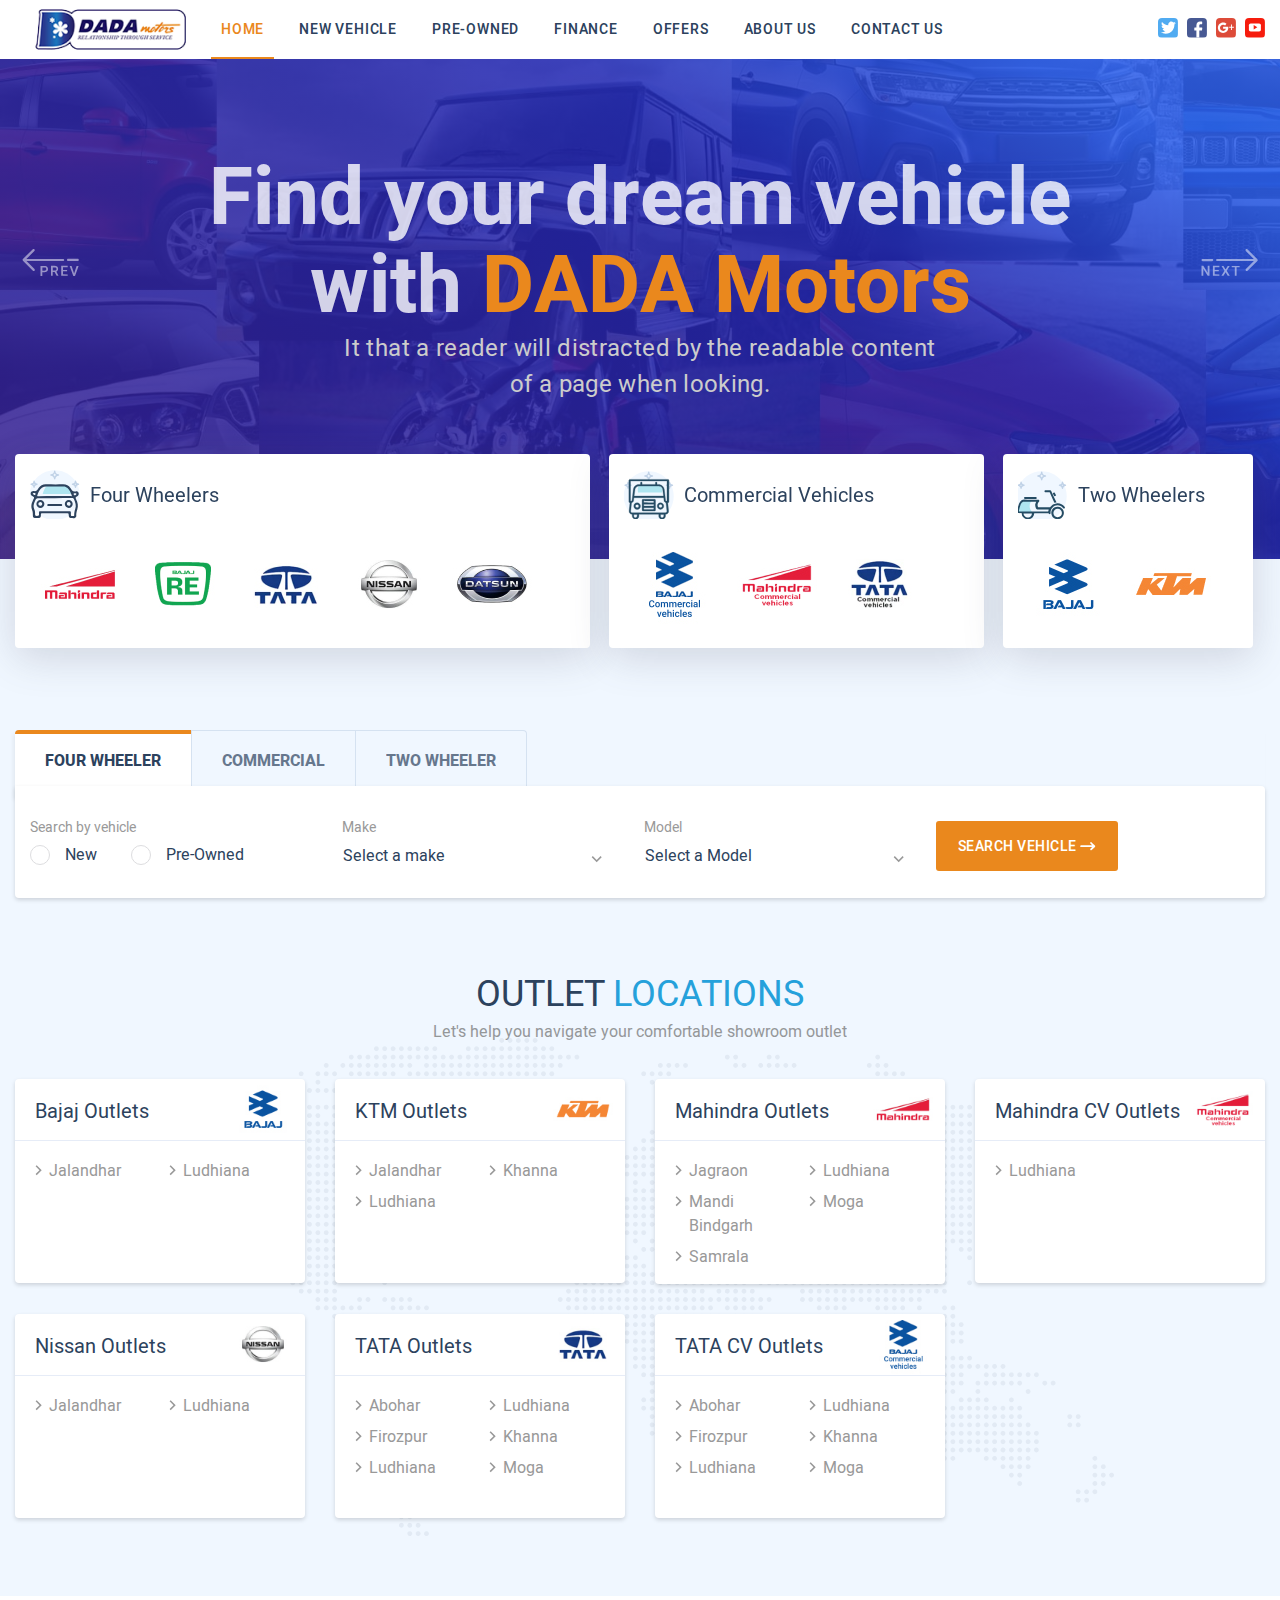
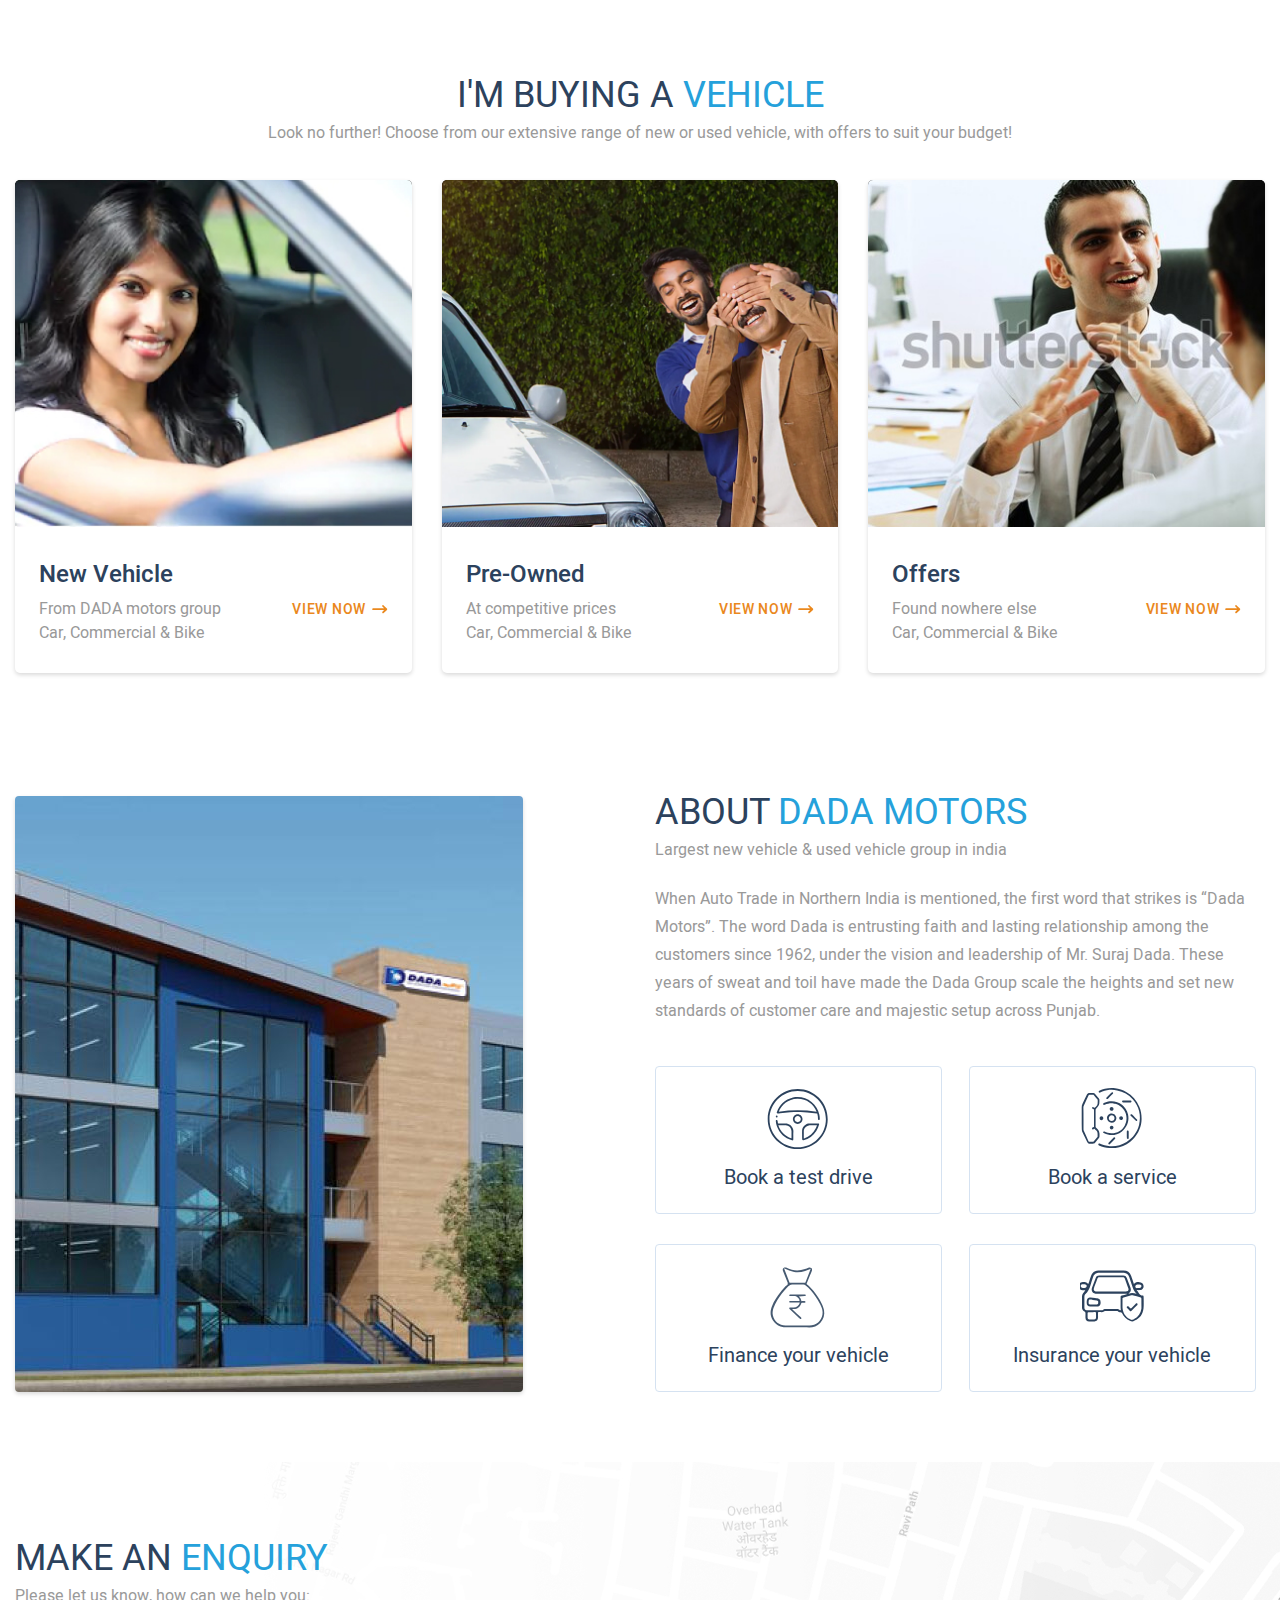
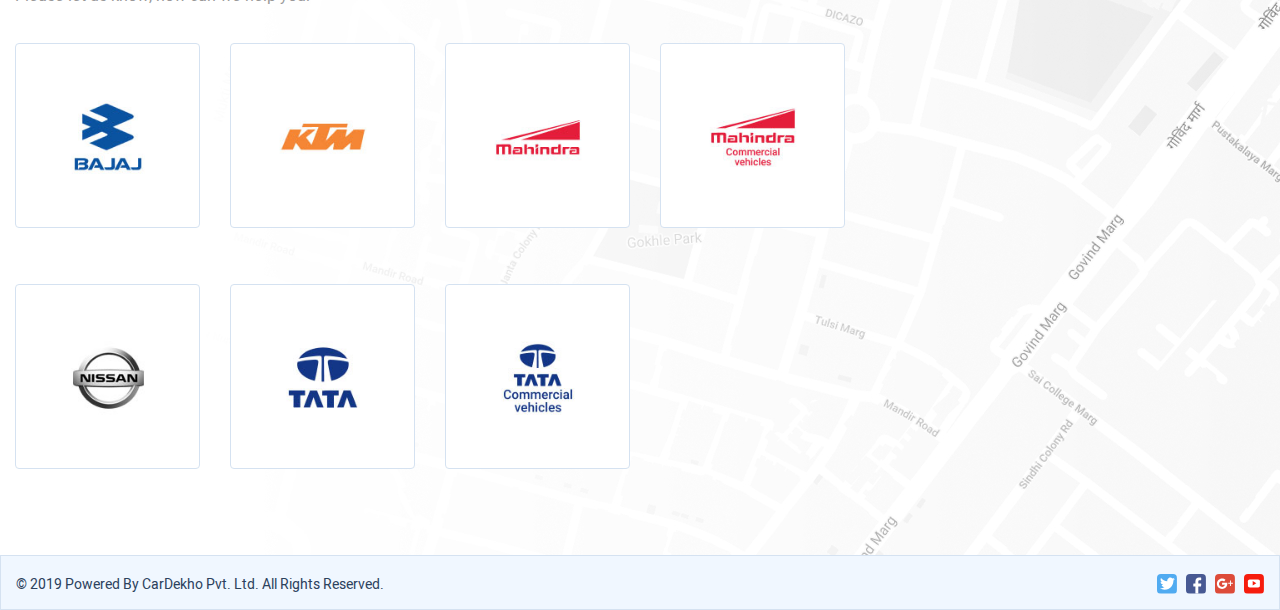
<file: index.html>
<!DOCTYPE html>
<html lang="en" >
<head>
<meta charset="utf-8">
<meta name="keywords" content="Dada Motors">
<meta name="description" content="Dada Motors">
<title>Dada Motors</title>
<meta name="viewport" content="width=device-width, initial-scale=1"> 
<link rel="shortcut icon" href="images/favicon.webp">

<link rel="stylesheet" type="text/css" href="css/owl.carousel.css">
<link rel="stylesheet" type="text/css" href="css/styles.css">
</head>
<body class="home">
<main class="mainWrapper">
<header class="header">
  <div class="gsc_container">
    <div class="headerRow">
      <div class="logoCol">
        <div class="logo">
          <button class="mobileBtn">
            <span></span>
            <span></span>
            <span></span>
          </button>
          <a title="Dada motors" href="index.html">
            <img src="images/logo.png" alt="Dada Motors">
          </a>
        </div> 
      </div>
      <div class="navCol">
        <div class="mainNav">
            <div class="overLay"></div>
            <nav class="navigation">
              <a title="Dada motors" class="mobileNavLogo" href="index.html"><img src="images/logo.png" alt="Dada Motors"></a>
              <ul>
                <li class="active"><a href="index.html" title="Home">Home</a></li>
                <li><a href="new-vehicle.html" title="New vehicle">New Vehicle</a></li>
                <li><a href="pre-owned.html" title="Pre-owned ">Pre-Owned </a></li>
                <li><a href="finance-vehicle.html" title="Finance">Finance</a></li>
                <li><a href="offers.html" title="Offers">Offers</a></li>
                <li><a href="about-us.html" title="About us">About Us</a></li>
                <li><a href="contact-us.html" title="Contact us">Contact Us</a></li>
              </ul>
              <ul class="socialIcons mobileNavSocial">
                <li><a title="Twitter" class="twitter" href="https://twitter.com/"></a></li>
                <li><a title="Facebook" class="facebook" href="https://www.facebook.com/"></a></li>
                <li><a title="Google" class="google" href="https://plus.google.com/u/0/discover"></a></li>
                <li><a title="YouTube" class="youtube" href="https://www.youtube.com/"></a></li>
              </ul>
            </nav>
          </div>
      </div>
      <div class="socialCol">
        <ul class="socialIcons">
           <li><a title="Twitter" class="twitter" href="https://twitter.com/"></a></li>
            <li><a title="Facebook" class="facebook" href="https://www.facebook.com/"></a></li>
            <li><a title="Google" class="google" href="https://plus.google.com/u/0/discover"></a></li>
            <li><a title="YouTube" class="youtube" href="https://www.youtube.com/"></a></li>
        </ul>
      </div>
      <div class="clear"></div>
    </div>
  </div>
</header>
<div class="middle">
  <div class="middleBg">
    <div class="homeBanner">
      <div id="homeBanner" class="owl-carousel">
        <div class="item">
          <img src="images/banner01.jpg" alt="Dada motors" />
          <div class="container">
            <div class="homeBannerText">
              <h1 class="textA">Find your dream vehicle  with <span>DADA Motors</span></h1>
              <div class="textB">It that a reader will distracted by the readable content of a page when looking.</div>
            </div>
          </div>
        </div>
        <div class="item">
          <img src="images/banner01.jpg" alt="Dada motors" />
          <div class="container">
            <div class="homeBannerText">
              <h2 class="textA">Find your dream vehicle  with <span>DADA Motors</span></h2>
              <div class="textB">It that a reader will distracted by the readable content of a page when looking.</div>
            </div>
          </div>
        </div>
      </div>
    </div>
    <div class="gsc_container">
      <div class="brandVichleRow">
        <div class="brandBlockCol">
          <div class="heading">Four Wheelers</div>
          <div class="vichleBrandRow">
            <a title="Mahindra" href="#"><img src="images/brand-logo/mahindra-logo.jpg" alt="Mahindra"></a>
            <a title="Bajaj RE" href="#"><img src="images/brand-logo/bajaj-re-logo.jpg" alt="Bajaj"></a>
            <a title="TATA" href="#"><img src="images/brand-logo/tata-logo.jpg" alt="TATA"></a>
            <a title="Nissan" href="#"><img src="images/brand-logo/nissan-logo.jpg" alt="Nissan"></a>
            <a title="Datsun" href="#"><img src="images/brand-logo/datsun-logo.jpg" alt="Datsun"></a>
          </div>
        </div>
        <div class="brandBlockCol">
          <div class="heading">Commercial Vehicles</div>
          <div class="vichleBrandRow">
            <a title="Bajaj commercial vehicles" href="#"><img src="images/brand-logo/bajaj-commercial.jpg" alt="Commercial vehicles"></a>
            <a title="Mahindra commercial vehicles" href="#"><img src="images/brand-logo/mahindra-commercial-logo.jpg" alt="Commercial vehicles"></a>
            <a title="TATA commercial vehicles" href="#"><img src="images/brand-logo/tata-commercial-logo.jpg" alt="Commercial Vehicles"></a>
          </div>
        </div>
        <div class="brandBlockCol">
          <div class="heading">Two Wheelers</div>
          <div class="vichleBrandRow">
            <a title="Bajaj" href="#"><img src="images/brand-logo/bajaj-logo.jpg" alt="Bajaj"></a>
            <a title="KTM" href="#"><img src="images/brand-logo/ktm-logo.jpg" alt="KTM"></a>
          </div>
        </div>
        <div class="clear"></div>
      </div>
      <div class="tabSection homeTabSection">
        <div class="tabNavScroll">
          <ul class="tabNav">
            <li title="Four wheeler" class="active"><span>Four Wheeler</span></li>
            <li title="Commercial"><span>Commercial</span></li>
            <li title="Two wheeler"><span>Two wheeler</span></li>
          </ul>
        </div>
        <div class="tabContainer">
          <div class="tabBlock">
            <div class="searchVichleRow">
              <div class="searchVichelBlock">
                <div class="title">Search by vehicle</div>
                <div class="radioInputs">
                  <div class="gs_control">
                    <label class="gs_radio"><input name="vehicleType" type="radio" value="family"><span class="indicator"></span> <i>New</i></label>
                  </div>
                  <div class="gs_control">
                    <label class="gs_radio">
                      <input name="vehicleType" type="radio" value="Self">
                      <span class="indicator"></span>
                      <i>Pre-Owned</i>
                    </label>
                  </div>
                </div>
              </div>
              <div class="searchVichelBlock">
                <div class="title">Make</div>
                <div class="dropDown">
                  <label>Select a make</label>
                  <ul class="sortList">
                    <li><span>Bajaj</span></li>
                    <li><span>KTM</span></li>
                    <li><span>Mahindra</span></li>
                    <li><span>Mahindra CV</span></li>
                    <li><span>Nissan</span></li>
                    <li><span>TATA</span></li>
                    <li><span>TATA CV</span></li>
                  </ul>
                </div>
              </div>
              <div class="searchVichelBlock">
                <div class="title">Model</div>
                <div class="dropDown">
                  <label>Select a Model</label>
                  <ul class="sortList">
                    <li><span>Model Option A</span></li>
                    <li><span>Model Option B</span></li>
                    <li><span>Model Option C</span></li>
                    <li><span>Model Option D</span></li>
                  </ul>
                </div>
              </div>
              <div class="searchVichelBlock">
                <button title="Search vehicle" class="redBtn" type="button">Search vehicle <i class="icon"></i></button>
              </div>
            </div>
          </div>
        </div>
      </div>
      <section class="homeLocationSection">
          <div class="homeHeading">
            <h2>Outlet <span>locations</span> </h2>
            <div class="desc">Let's help you navigate your comfortable showroom outlet</div>
          </div>
          <div class="gsc_row">
            <div class="gsc_col-md-3 gsc_col-sm-6">
              <div class="locationBlock">
                <div class="heading">
                  <h3>Bajaj Outlets </h3>
                  <img src="images/brand-logo/bajaj-logo.jpg" alt="Bajaj">
                </div>
                <ul class="locationLink">
                  <li><a title="Jalandhar" href="#">Jalandhar</a></li>
                  <li><a title="Ludhiana" href="#">Ludhiana</a></li>
                </ul>
              </div>
            </div>
            <div class="gsc_col-md-3 gsc_col-sm-6">
              <div class="locationBlock">
                <div class="heading">
                  <h3>KTM Outlets </h3>
                  <img src="images/brand-logo/ktm-logo.jpg" alt="KTM">
                </div>
                <ul class="locationLink">
                  <li><a title="Jalandhar" href="#">Jalandhar</a></li>
                  <li><a title="Khanna" href="#">Khanna </a></li>
                  <li><a title="Ludhiana" href="#">Ludhiana </a></li>
                </ul>
              </div>
            </div>
            <div class="gsc_col-md-3 gsc_col-sm-6">
              <div class="locationBlock">
                <div class="heading">
                  <h3>Mahindra Outlets</h3>
                  <img src="images/brand-logo/mahindra-logo.jpg" alt="Mahindra">
                </div>
                <ul class="locationLink">
                  <li><a title="Jagraon" href="#">Jagraon</a></li>
                  <li><a title="Ludhiana" href="#">Ludhiana</a></li>
                  <li><a title="Mandi bindgarh" href="#">Mandi Bindgarh </a></li>
                  <li><a title="Moga" href="#">Moga</a></li>
                  <li><a title="Samrala" href="#">Samrala</a></li>
                </ul>
              </div>
            </div>
            <div class="gsc_col-md-3 gsc_col-sm-6">
              <div class="locationBlock">
                <div class="heading">
                  <h3>Mahindra CV Outlets </h3>
                  <img src="images/brand-logo/mahindra-commercial-logo.jpg" alt="Mahindra Commercial Vehicles">
                </div>
                <ul class="locationLink">
                  <li><a title="Ludhiana" href="#">Ludhiana</a></li>
                </ul>
              </div>
            </div>
          </div>
          <div class="gsc_row">
            <div class="gsc_col-md-3 gsc_col-sm-6">
              <div class="locationBlock">
                <div class="heading">
                  <h3>Nissan Outlets </h3>
                  <img src="images/brand-logo/nissan-logo.jpg" alt="Nissan">
                </div>
                <ul class="locationLink">
                  <li><a title="Jalandhar" href="#">Jalandhar</a></li>
                  <li><a title="Ludhiana" href="#">Ludhiana</a></li>
                </ul>
              </div>
            </div>
            <div class="gsc_col-md-3 gsc_col-sm-6">
              <div class="locationBlock">
                <div class="heading">
                  <h3>TATA Outlets</h3>
                  <img src="images/brand-logo/tata-logo.jpg" alt="TATA">
                </div>
                <ul class="locationLink">
                  <li><a title="Abohar" href="#">Abohar</a></li>
                  <li><a title="Ludhiana" href="#">Ludhiana</a></li>
                  <li><a title="Firozpur" href="#">Firozpur</a></li>
                  <li><a title="Khanna" href="#">Khanna</a></li>
                  <li><a title="Ludhiana" href="#">Ludhiana</a></li>
                  <li><a title="Moga" href="#">Moga </a></li>
                </ul>
              </div>
            </div>
            <div class="gsc_col-md-3 gsc_col-sm-6">
              <div class="locationBlock">
                <div class="heading">
                  <h3>TATA CV Outlets</h3>
                  <img src="images/brand-logo/bajaj-commercial.jpg" alt="Dada Motors">
                </div>
                <ul class="locationLink">
                  <li><a title="Abohar" href="#">Abohar</a></li>
                  <li><a title="Ludhiana" href="#">Ludhiana</a></li>
                  <li><a title="Firozpur" href="#">Firozpur</a></li>
                  <li><a title="Khanna" href="#">Khanna</a></li>
                  <li><a title="Ludhiana" href="#">Ludhiana</a></li>
                  <li><a title="Moga" href="#">Moga</a></li>
                </ul>
              </div>
            </div>

          </div>
      </section>
    </div>
  </div>
  <div class="gsc_container">
    <section class="homeBuyingVehicleSection">
      <div class="homeHeading">
        <h2>I'm buying a <span>vehicle</span></h2>
        <div class="desc">Look no further! Choose from our extensive range of new or used vehicle, with offers to suit your budget!</div>
      </div>
      <div class="fullScroll">
        <div class="gsc_row">
          <div class="gsc_col-xs-4">
            <a title="New vehicle" href="#" class="vichleBlock">
              <figure class="img">
               <img src="images/buy-vehicle-1.jpg" alt="Dada Motors">
              </figure>
              <div class="vichleTextInfo">
                <div class="left">
                  <h3>New Vehicle</h3>
                  <p>From DADA motors group <br>Car, Commercial & Bike</p>
                </div>
                <div class="right">
                  <div title="New vehicle view now" class="viewNow">View Now <span class="icon"></span></div>
                </div>
              </div>
            </a>
          </div>
          <div class="gsc_col-xs-4">
            <a title="Pre-owned" href="#" class="vichleBlock">
              <figure class="img">
                <img src="images/buy-vehicle-2.jpg" alt="Dada Motors">
              </figure>
              <div class="vichleTextInfo">
                <div class="left">
                  <h3>Pre-Owned</h3>
                  <p>At competitive prices <br>Car, Commercial & Bike </p>
                </div>
                <div class="right">
                  <div title="Pre-owned view now" class="viewNow">View Now <span class="icon"></span></div>
                </div>
              </div>
            </a>
          </div>
          <div class="gsc_col-xs-4">
            <a title="Offers" href="#" class="vichleBlock">
              <figure class="img">
               <img src="images/buy-vehicle-3.jpg" alt="Dada Motors">
              </figure>
              <div class="vichleTextInfo">
                <div class="left">
                  <h3>Offers</h3>
                  <p>Found nowhere else <br>Car, Commercial & Bike</p>
                </div>
                <div class="right">
                  <div title="Offers view now" class="viewNow">View Now <span class="icon"></span></div>
                </div>
              </div>
            </a>
          </div>
        </div>
      </div>
    </section>
    <section class="homeAboutSection">
      <div class="gsc_row">
        <div class="gsc_col-md-6">
          <figure class="aboutUsImg"><img src="images/about-us.jpg" alt="Dada Motors"></figure>
        </div>
        <div class="gsc_col-md-6">
          <div class="homeHeading">
            <h2>About <span>DADA Motors </span></h2>
            <div class="desc">Largest new vehicle & used vehicle group in india </div>
          </div>
          <div class="aboutUsText">
            When Auto Trade in Northern India is mentioned, the first word that strikes is “Dada Motors”. The word Dada is entrusting faith and lasting relationship among the customers since 1962, under the vision and leadership of Mr. Suraj Dada. These years of sweat and toil have made the Dada Group scale the heights and set new standards of customer care and majestic setup across Punjab.
          </div>
          <div class="aboutBlockRow">
            <a title="Book a test drive" class="aboutBlock" href="book-test-drive.html">
              <span class="sprite"></span>
              <span class="text">Book a test drive</span>
            </a>
            <a title="Book a service" class="aboutBlock" href="book-service.html">
              <span class="sprite"></span>
              <span class="text">Book a service</span>
            </a>
            <a title="Finance your vehicle" class="aboutBlock" href="finance-vehicle.html">
              <span class="sprite"></span>
              <span class="text">Finance your vehicle</span>
            </a>
            <a title="Insurance your vehicle" class="aboutBlock" href="insurance-your-vehicle.html">
              <span class="sprite"></span>
              <span class="text">Insurance your vehicle</span>
            </a>
          </div>
        </div>
      </div>
    </section>
  </div>
  <section class="homeEnquirySection">
    <div class="gsc_container">
      <div class="homeHeading">
        <h2>Make an <span>Enquiry</span></h2>
        <div class="desc">Please let us know, how can we help you:</div>
      </div>
      <div class="enqueryTabSection enqueryTabSectionMobile">
        <div class="enqueryTabNav">
          <ul>
            <li title="Bajaj"><img src="images/large-logo/bajaj.jpg" alt="Bajaj"></li>
            <li title="KTM"><img src="images/large-logo/ktm.jpg" alt="KTM"></li>
            <li title="Mahindra"><img src="images/large-logo/mahindra.jpg" alt="Mahindra"></li>
            <li title="Mahindra commercial vehicles"><img src="images/large-logo/mahindra-commercial.jpg" alt="Mahindra Commercial Vehicle"></li>
            <li title="Nissan"><img src="images/large-logo/nissan.jpg" alt="Nissan"></li>
            <li title="TATA commercial vehicles"><img src="images/large-logo/tata-commercial-logo.jpg" alt="Tata Commercial"></li>
            <li title="TATA"><img src="images/large-logo/tata-logo.jpg" alt="TATA"></li>
          </ul>
        </div>
        <div class="enqueryTabContainer">
          <div class="enqueryTabBlock" style="display: none;">
            <div class="gsc_row">
              <div class="gsc_col-sm-6 borderRight">
                <div class="enqueryProduct">
                  <h3>Bajaj Showroom Jalandhar</h3>
                  <div class="infoRow">
                    <div class="left">B.M.C Chowk, G.T.Road , B.M.C Chowk, Jalandhar, Punjab - 144005 </div>
                    <div class="right">
                      <img src="images/vehicle-1.jpg" alt="Vehicle Name">
                    </div>
                  </div>
                  <div class="call"> 9915739900</div>
                  <div class="buttonsRow">
                    <button title="Contact us" class="redBtn" type="button">Contact us</button>
                    <button title="Location details" class="redBorder" type="button"> Location Details</button>
                  </div>
                </div>
              </div>
              <div class="gsc_col-sm-6 borderRight">
                <div class="enqueryProduct">
                  <h3>Bajaj Showroom Ludhiana</h3>
                  <div class="infoRow">
                    <div class="left">Savitri III, G.T.Road , G.T.Road , Ludhiana, Punjab - 141003 </div>
                    <div class="right">
                      <img src="images/vehicle-2.jpg" alt="Vehicle Name">
                    </div>
                  </div>
                  <div class="call"> 9915739900</div>
                  <div class="buttonsRow">
                    <button title="Contact us" class="redBtn" type="button">Contact us</button>
                    <button title="Location details" class="redBorder" type="button"> Location Details</button>
                  </div>
                </div>
              </div>
            </div>
          </div>
          <div class="enqueryTabBlock" style="display: none;">
            <div class="gsc_row">
              <div class="gsc_col-sm-6 borderRight">
                <div class="enqueryProduct">
                  <h3>Bajaj Showroom Jalandhar II</h3>
                  <div class="infoRow">
                    <div class="left">B.M.C Chowk, G.T.Road , B.M.C Chowk, Jalandhar, Punjab - 144005 </div>
                    <div class="right">
                      <img src="images/vehicle-1.jpg" alt="Vehicle Name">
                    </div>
                  </div>
                  <div class="call"> 9915739900</div>
                  <div class="buttonsRow">
                    <button title="Contact us" class="redBtn" type="button">Contact us</button>
                    <button title="Location details" class="redBorder" type="button"> Location Details</button>
                  </div>
                </div>
              </div>
            </div>
          </div>
          <div class="enqueryTabBlock" style="display: none;">
            <div class="gsc_row">
              <div class="gsc_col-sm-6 borderRight">
                <div class="enqueryProduct">
                  <h3>Bajaj Showroom Jalandhar III</h3>
                  <div class="infoRow">
                    <div class="left">B.M.C Chowk, G.T.Road , B.M.C Chowk, Jalandhar, Punjab - 144005 </div>
                    <div class="right">
                      <img src="images/vehicle-1.jpg" alt="Vehicle Name">
                    </div>
                  </div>
                  <div class="call"> 9915739900</div>
                  <div class="buttonsRow">
                    <button title="Contact us" class="redBtn" type="button">Contact us</button>
                    <button title="Location details" class="redBorder" type="button"> Location Details</button>
                  </div>
                </div>
              </div>
            </div>
          </div>
          <div class="enqueryTabBlock" style="display: none;">
            <div class="gsc_row">
              <div class="gsc_col-sm-6 borderRight">
                <div class="enqueryProduct">
                  <h3>Bajaj Showroom Jalandhar IV</h3>
                  <div class="infoRow">
                    <div class="left">B.M.C Chowk, G.T.Road , B.M.C Chowk, Jalandhar, Punjab - 144005 </div>
                    <div class="right">
                      <img src="images/vehicle-1.jpg" alt="Vehicle Name">
                    </div>
                  </div>
                  <div class="call"> 9915739900</div>
                  <div class="buttonsRow">
                    <button title="Contact us" class="redBtn" type="button">Contact us</button>
                    <button title="Location details" class="redBorder" type="button"> Location Details</button>
                  </div>
                </div>
              </div>
            </div>
          </div>
          <div class="enqueryTabBlock" style="display: none;">
            <div class="gsc_row">
              <div class="gsc_col-sm-6 borderRight">
                <div class="enqueryProduct">
                  <h3>Bajaj Showroom Jalandhar V</h3>
                  <div class="infoRow">
                    <div class="left">B.M.C Chowk, G.T.Road , B.M.C Chowk, Jalandhar, Punjab - 144005 </div>
                    <div class="right">
                      <img src="images/vehicle-1.jpg" alt="Vehicle Name">
                    </div>
                  </div>
                  <div class="call"> 9915739900</div>
                  <div class="buttonsRow">
                    <button title="Contact us" class="redBtn" type="button">Contact us</button>
                    <button title="Location details" class="redBorder" type="button"> Location Details</button>
                  </div>
                </div>
              </div>
            </div>
          </div>
          <div class="enqueryTabBlock" style="display: none;">
            <div class="gsc_row">
              <div class="gsc_col-sm-6 borderRight">
                <div class="enqueryProduct">
                  <h3>Bajaj Showroom Jalandhar VI</h3>
                  <div class="infoRow">
                    <div class="left">B.M.C Chowk, G.T.Road , B.M.C Chowk, Jalandhar, Punjab - 144005 </div>
                    <div class="right">
                      <img src="images/vehicle-1.jpg" alt="Vehicle Name">
                    </div>
                  </div>
                  <div class="call"> 9915739900</div>
                  <div class="buttonsRow">
                    <button title="Contact us" class="redBtn" type="button">Contact us</button>
                    <button title="Location details" class="redBorder" type="button"> Location Details</button>
                  </div>
                </div>
              </div>
            </div>
          </div>
          <div class="enqueryTabBlock" style="display: none;">
            <div class="gsc_row">
              <div class="gsc_col-sm-6 borderRight">
                <div class="enqueryProduct">
                  <h3>Bajaj Showroom Jalandhar VII</h3>
                  <div class="infoRow">
                    <div class="left">B.M.C Chowk, G.T.Road , B.M.C Chowk, Jalandhar, Punjab - 144005 </div>
                    <div class="right">
                      <img src="images/vehicle-1.jpg" alt="Vehicle Name">
                    </div>
                  </div>
                  <div class="call"> 9915739900</div>
                  <div class="buttonsRow">
                    <button title="Contact us" class="redBtn" type="button">Contact us</button>
                    <button title="Location details" class="redBorder" type="button"> Location Details</button>
                  </div>
                </div>
              </div>
            </div>
          </div>
        </div>
      </div>

      <div class="enqueryTabSection">
        <div class="enqueryTabNav">
          <ul>
            <li title="Nissan"><img src="images/large-logo/nissan.jpg" alt="Nissan"></li>
            <li title="TATA"><img src="images/large-logo/tata-logo.jpg" alt="TATA"></li>
            <li title="TATA commercial vehicles"><img src="images/large-logo/tata-commercial-logo.jpg" alt="Tata Commercial"></li>
          </ul>
        </div>
        <div class="enqueryTabContainer">
          <div class="enqueryTabBlock" style="display: none;">
            <div class="gsc_row">
              <div class="gsc_col-sm-6 borderRight">
                <div class="enqueryProduct">
                  <h3>Bajaj Showroom Jalandhar V</h3>
                  <div class="infoRow">
                    <div class="left">B.M.C Chowk, G.T.Road , B.M.C Chowk, Jalandhar, Punjab - 144005 </div>
                    <div class="right">
                      <img src="images/vehicle-1.jpg" alt="Vehicle Name">
                    </div>
                  </div>
                  <div class="call"> 9915739900</div>
                  <div class="buttonsRow">
                    <button title="Contact us" class="redBtn" type="button">Contact us</button>
                    <button title="Location details" class="redBorder" type="button"> Location Details</button>
                  </div>
                </div>
              </div>
            </div>
          </div>
          <div class="enqueryTabBlock" style="display: none;">
            <div class="gsc_row">
              <div class="gsc_col-sm-6 borderRight">
                <div class="enqueryProduct">
                  <h3>Bajaj Showroom Jalandhar VI</h3>
                  <div class="infoRow">
                    <div class="left">B.M.C Chowk, G.T.Road , B.M.C Chowk, Jalandhar, Punjab - 144005 </div>
                    <div class="right">
                      <img src="images/vehicle-1.jpg" alt="Vehicle Name">
                    </div>
                  </div>
                  <div class="call"> 9915739900</div>
                  <div class="buttonsRow">
                    <button title="Contact us" class="redBtn" type="button">Contact us</button>
                    <button title="Location details" class="redBorder" type="button"> Location Details</button>
                  </div>
                </div>
              </div>
            </div>
          </div>
          <div class="enqueryTabBlock" style="display: none;">
            <div class="gsc_row">
              <div class="gsc_col-sm-6 borderRight">
                <div class="enqueryProduct">
                  <h3>Bajaj Showroom Jalandhar VII</h3>
                  <div class="infoRow">
                    <div class="left">B.M.C Chowk, G.T.Road , B.M.C Chowk, Jalandhar, Punjab - 144005 </div>
                    <div class="right">
                      <img src="images/vehicle-1.jpg" alt="Vehicle Name">
                    </div>
                  </div>
                  <div class="call"> 9915739900</div>
                  <div class="buttonsRow">
                    <button title="Contact us" class="redBtn" type="button">Contact us</button>
                    <button title="Location details" class="redBorder" type="button"> Location Details</button>
                  </div>
                </div>
              </div>
            </div>
          </div>
        </div>
      </div>

    </div>
  </section>
</div>
<footer class="footer">
    <div class="gsc_container">
      <div class="gsc_row">
        <div class="gsc_col-sm-6">
          <div class="copyRightText"> &copy; 2019 Powered By CarDekho Pvt. Ltd. All Rights Reserved.</div>
        </div>
        <div class="gsc_col-sm-6">
          <div class="footerSocial">
            <ul class="socialIcons">
               <li><a title="Twitter" class="twitter" href="https://twitter.com/"></a></li>
                <li><a title="Facebook" class="facebook" href="https://www.facebook.com/"></a></li>
                <li><a title="Google" class="google" href="https://plus.google.com/u/0/discover"></a></li>
                <li><a title="YouTube" class="youtube" href="https://www.youtube.com/"></a></li>
            </ul>
          </div>
        </div>
      </div>
    </div>
</footer>
</main>

<script src="js/jquery-2.2.3.min.js"></script>
<script src="js/owl.carousel.js"></script>
<script src="js/seprate.js"></script>
<script type="text/javascript">
  $('#homeBanner').owlCarousel({
    loop:true,
    nav:true,
    autoplay: true,
    autoplayTimeout:10000,
    smartSpeed: 1000,
    autoplayHoverPause: true,
    margin:0,
    nav: true,
    navText: ["<span title='Prev' class='sprite'></span>","<span title='Next' class='sprite'></span>"],
    responsive:{
        0:{
            items:1
        }
    }
  });
</script>
</body>
</html>
</file>
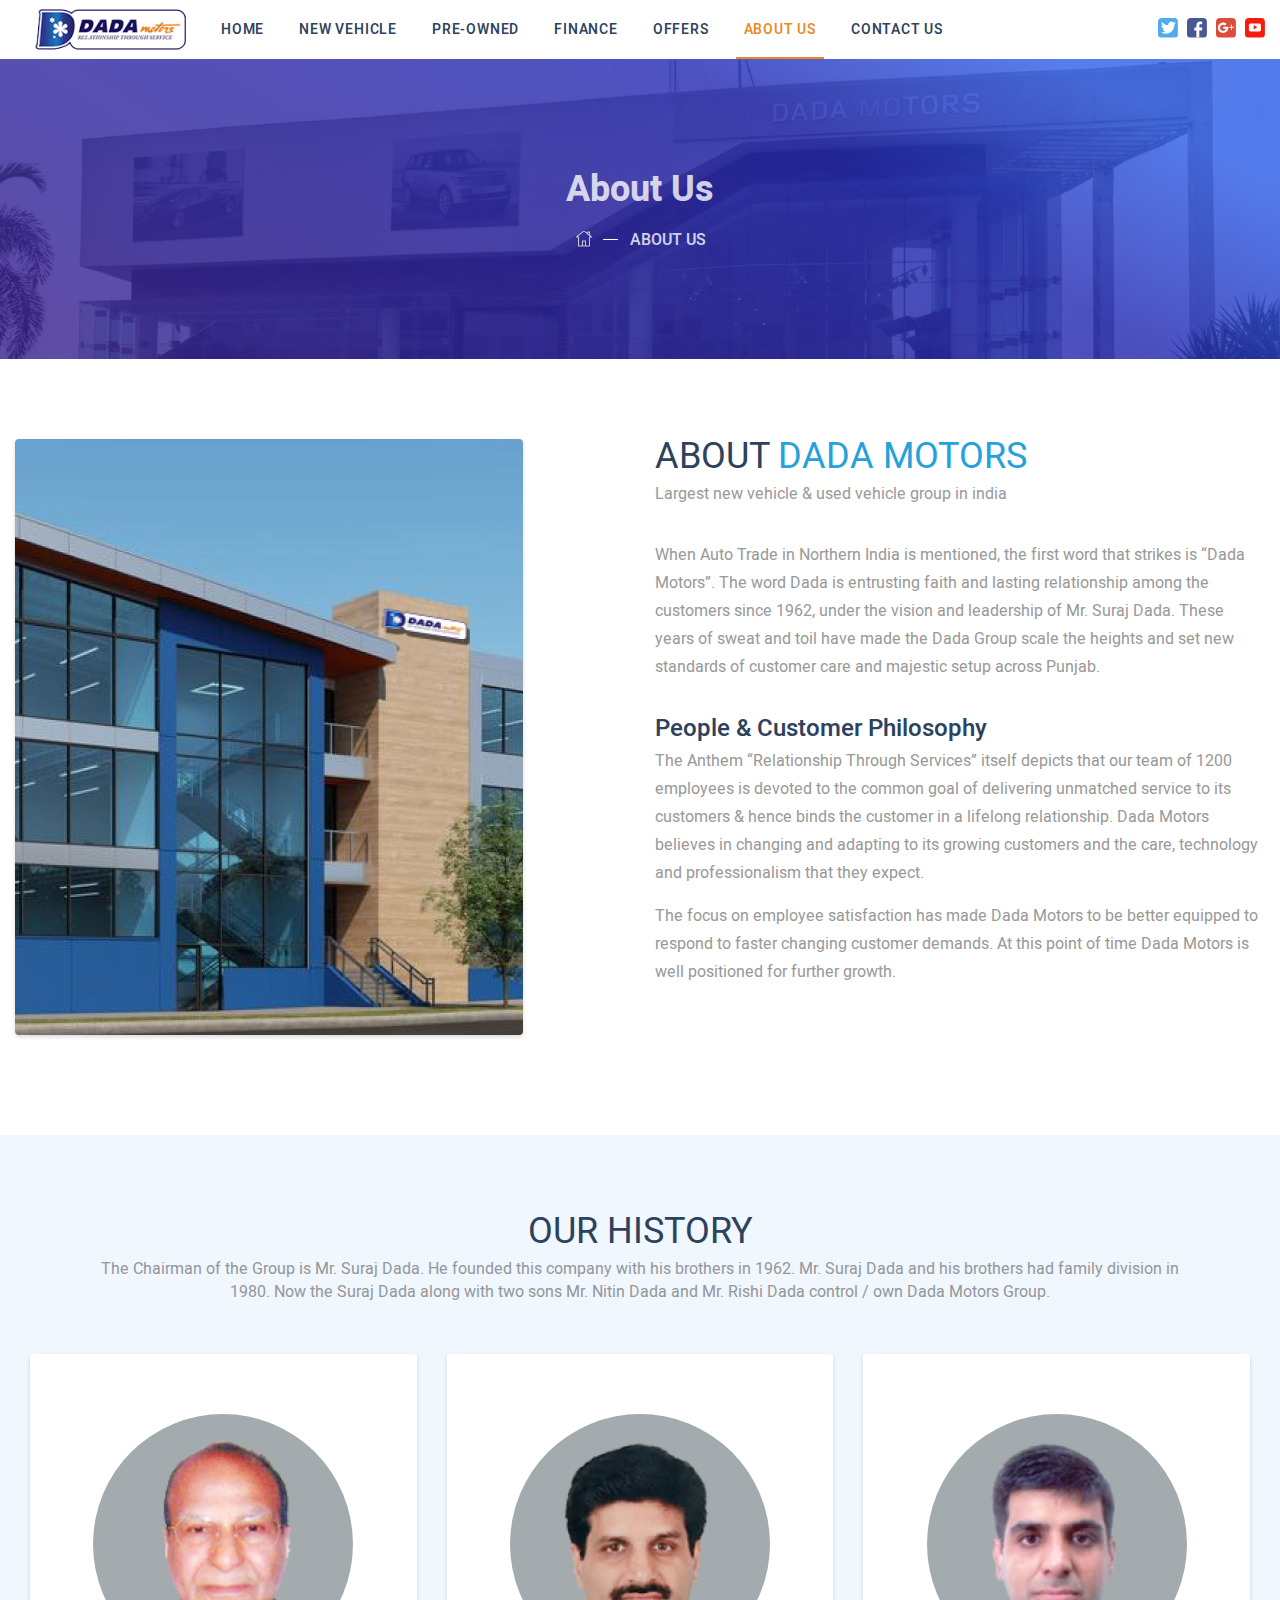
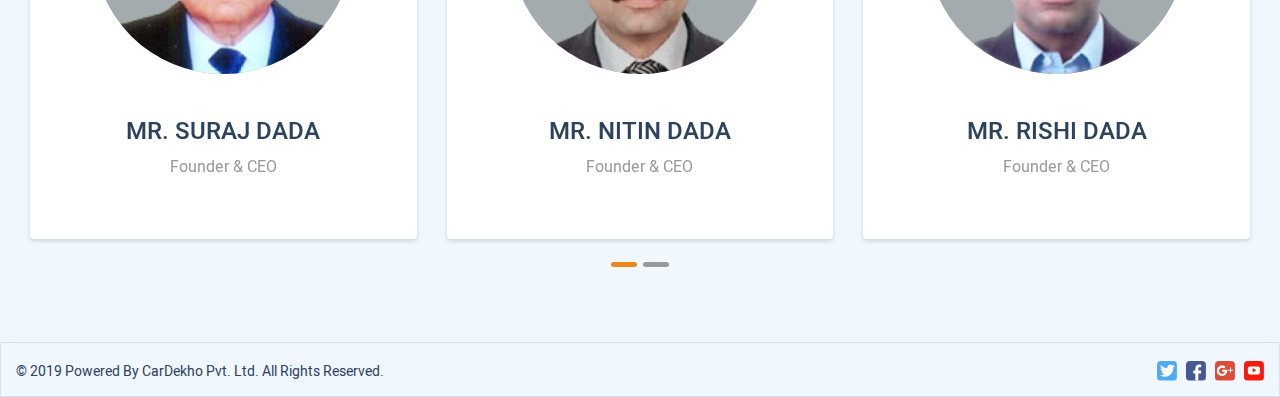
<file: about-us.html>
<!DOCTYPE html>
<html lang="en" >
<head>
<meta charset="utf-8">
<meta name="keywords" content="Dada Motors">
<meta name="description" content="Dada Motors">
<title>Dada Motors</title>
<meta name="viewport" content="width=device-width, initial-scale=1"> 
<link rel="shortcut icon" href="images/favicon.webp">

<link rel="stylesheet" type="text/css" href="css/owl.carousel.css">
<link rel="stylesheet" type="text/css" href="css/styles.css">
</head>
<body class="home">
<main class="mainWrapper">
<header class="header">
  <div class="gsc_container">
    <div class="headerRow">
      <div class="logoCol">
        <div class="logo">
          <button class="mobileBtn">
            <span></span>
            <span></span>
            <span></span>
          </button>
          <a title="Dada motors" href="index.html">
            <img src="images/logo.png" alt="Dada Motors">
          </a>
        </div> 
      </div>
      <div class="navCol">
        <div class="mainNav">
            <div class="overLay"></div>
            <nav class="navigation">
              <a title="Dada motors" class="mobileNavLogo" href="index.html"><img src="images/logo.png" alt="Dada Motors"></a>
              <ul>
                <li><a href="index.html" title="Home">Home</a></li>
                <li><a href="new-vehicle.html" title="New vehicle">New Vehicle</a></li>
                <li><a href="pre-owned.html" title="Pre-owned ">Pre-Owned </a></li>
                <li><a href="finance-vehicle.html" title="Finance">Finance</a></li>
                <li><a href="offers.html" title="Offers">Offers</a></li>
                <li class="active"><a href="about-us.html" title="About us">About Us</a></li>
                <li><a href="contact-us.html" title="Contact us">Contact Us</a></li>
              </ul>
              <ul class="socialIcons mobileNavSocial">
                <li><a title="Twitter" class="twitter" href="https://twitter.com/"></a></li>
                <li><a title="Facebook" class="facebook" href="https://www.facebook.com/"></a></li>
                <li><a title="Google" class="google" href="https://plus.google.com/u/0/discover"></a></li>
                <li><a title="YouTube" class="youtube" href="https://www.youtube.com/"></a></li>
              </ul>
            </nav>
          </div>
      </div>
      <div class="socialCol">
        <ul class="socialIcons">
           <li><a title="Twitter" class="twitter" href="https://twitter.com/"></a></li>
            <li><a title="Facebook" class="facebook" href="https://www.facebook.com/"></a></li>
            <li><a title="Google" class="google" href="https://plus.google.com/u/0/discover"></a></li>
            <li><a title="YouTube" class="youtube" href="https://www.youtube.com/"></a></li>
        </ul>
      </div>
      <div class="clear"></div>
    </div>
  </div>
</header>
<div class="middle aboutUsPage">
  <div class="innerBanner">
    <img class="img" src="images/about-us-banner.jpg" alt="New Vehicle">
    <div class="innerPageHeading">
      <h1>About Us</h1>
      <div class="iconRow">
        <a href="index.html" class="icon"></a> <span class="text">About Us</span>
      </div>
    </div>
  </div>
  <div class="middleBg">
    <section class="innerAboutSection">
      <div class="gsc_container">
        <div class="gsc_row">
          <div class="gsc_col-md-6">
            <figure class="aboutUsImg"><img src="images/about-us.jpg" alt="Dada Motors"></figure>
          </div>
          <div class="gsc_col-md-6">
            <div class="homeHeading">
              <h2>About <span>DADA Motors </span></h2>
              <div class="desc">Largest new vehicle & used vehicle group in india </div>
            </div>
            <div class="innerAboutUsText">
             <p> When Auto Trade in Northern India is mentioned, the first word that strikes is “Dada Motors”. The word Dada is entrusting faith and lasting relationship among the customers since 1962, under the vision and leadership of Mr. Suraj Dada. These years of sweat and toil have made the Dada Group scale the heights and set new standards of customer care and majestic setup across Punjab.</p>
              <h3>People & Customer Philosophy</h3>
              <p>The Anthem “Relationship Through Services” itself depicts that our team of 1200 employees is devoted to the common goal of delivering unmatched service to its customers & hence binds the customer in a lifelong relationship. Dada Motors believes in changing and adapting to its growing customers and the care, technology and professionalism that they expect.</p>
              <p>The focus on employee satisfaction has made Dada Motors to be better equipped to respond to faster changing customer demands. At this point of time Dada Motors is well positioned for further growth.</p>
            </div>
          </div>
        </div>
      </div>
    </section>
    <div class="gsc_container">
      <section class="outHistorySection">
        <div class="homeHeading">
          <h2>Our history</h2>
          <div class="desc">The Chairman of the Group is Mr. Suraj Dada. He founded this company with his brothers in 1962. Mr. Suraj Dada and his brothers had family division in 1980. Now the Suraj Dada along with two sons Mr. Nitin Dada and Mr. Rishi Dada control / own Dada Motors Group. </div>
        </div>
        <div id="outHistorySlider" class="owl-carousel">
            <div class="historyBox item">
              <figure class="img"><img src="images/suraj-dada.png" alt="MR. SURAJ DADA"></figure>
              <h3>MR. SURAJ DADA</h3>
              <div class="profile">Founder & CEO</div>
            </div>
            <div class="historyBox item">
              <figure class="img"><img src="images/nitin-dada.png" alt="MR. NITIN DADA"></figure>
              <h3>MR. NITIN DADA</h3>
              <div class="profile">Founder & CEO</div>
            </div>
            <div class="historyBox item">
              <figure class="img"><img src="images/rishi-dada.png" alt="MR. RISHI DADA"></figure>
              <h3>MR. RISHI DADA</h3>
              <div class="profile">Founder & CEO</div>
            </div>
            <div class="historyBox item">
              <figure class="img"><img src="images/ishaang-dada.png" alt="MR. ISHAANG DADA"></figure>
              <h3>MR. ISHAANG DADA</h3>
              <div class="profile">Founder & CEO</div>
            </div>
            <div class="historyBox item">
              <figure class="img"><img src="images/shivang-dada.png" alt="MR. SHIVANG DADA"></figure>
              <h3>MR. SHIVANG DADA</h3>
              <div class="profile">Founder & CEO</div>
            </div>
        </div>
      </section>
    </div>
  </div>
</div>
<footer class="footer">
    <div class="gsc_container">
      <div class="gsc_row">
        <div class="gsc_col-sm-6">
          <div class="copyRightText"> &copy; 2019 Powered By CarDekho Pvt. Ltd. All Rights Reserved.</div>
        </div>
        <div class="gsc_col-sm-6">
          <div class="footerSocial">
            <ul class="socialIcons">
              <li><a title="Twitter" class="twitter" href="#"></a></li>
              <li><a title="Facebook" class="facebook" href="#"></a></li>
              <li><a title="Google" class="google" href="#"></a></li>
              <li><a title="YouTube" class="youtube" href="#"></a></li>
            </ul>
          </div>
        </div>
      </div>
    </div>
</footer>
</main>

<script src="js/jquery-2.2.3.min.js"></script>
<script src="js/owl.carousel.js"></script>
<script src="js/seprate.js"></script>
<script type="text/javascript">
  $('#outHistorySlider').owlCarousel({
    loop:false,
    nav:true,
    autoplay: true,
    autoplayTimeout:10000,
    autoplayHoverPause: true,
    margin:0,
    responsive:{
        0:{
          items:1
        }, 767: {
          items:2
        }, 1000: {
          items: 3
        }
    }
  });
</script>
</body>
</html>
</file>
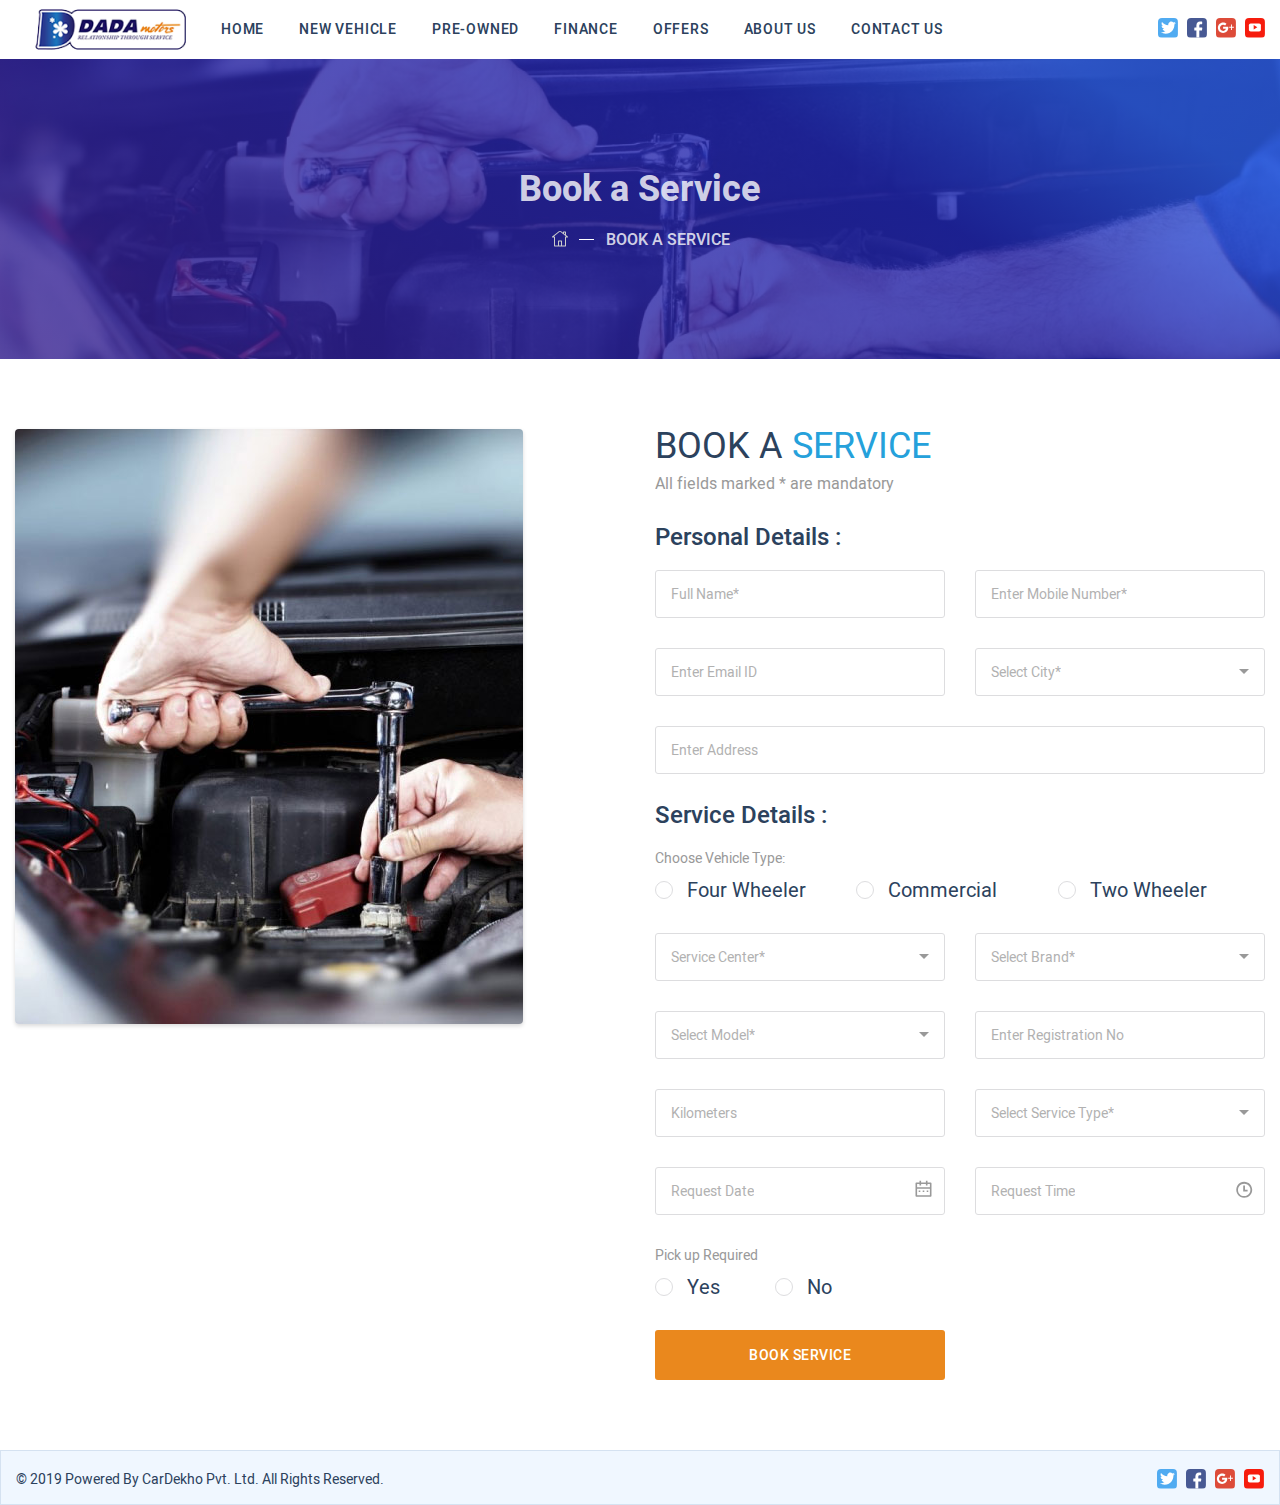
<file: book-service.html>
<!DOCTYPE html>
<html lang="en" >
<head>
<meta charset="utf-8">
<meta name="keywords" content="Dada Motors">
<meta name="description" content="Dada Motors">
<title>Dada Motors</title>
<meta name="viewport" content="width=device-width, initial-scale=1"> 
<link rel="shortcut icon" href="images/favicon.webp">

<link rel="stylesheet" type="text/css" href="css/owl.carousel.css">
<link rel="stylesheet" type="text/css" href="css/styles.css">
</head>
<body class="home">
<main class="mainWrapper">
<header class="header">
  <div class="gsc_container">
    <div class="headerRow">
      <div class="logoCol">
        <div class="logo">
          <button class="mobileBtn">
            <span></span>
            <span></span>
            <span></span>
          </button>
          <a title="Dada motors" href="index.html">
            <img src="images/logo.png" alt="Dada Motors">
          </a>
        </div> 
      </div>
      <div class="navCol">
        <div class="mainNav">
            <div class="overLay"></div>
            <nav class="navigation">
              <a title="Dada motors" class="mobileNavLogo" href="index.html"><img src="images/logo.png" alt="Dada Motors"></a>
              <ul>
                <li><a href="index.html" title="Home">Home</a></li>
                <li><a href="new-vehicle.html" title="New vehicle">New Vehicle</a></li>
                <li><a href="pre-owned.html" title="Pre-owned ">Pre-Owned </a></li>
                <li><a href="finance-vehicle.html" title="Finance">Finance</a></li>
                <li><a href="offers.html" title="Offers">Offers</a></li>
                <li><a href="about-us.html" title="About us">About Us</a></li>
                <li><a href="contact-us.html" title="Contact us">Contact Us</a></li>
              </ul>
              <ul class="socialIcons mobileNavSocial">
                <li><a title="Twitter" class="twitter" href="https://twitter.com/"></a></li>
                <li><a title="Facebook" class="facebook" href="https://www.facebook.com/"></a></li>
                <li><a title="Google" class="google" href="https://plus.google.com/u/0/discover"></a></li>
                <li><a title="YouTube" class="youtube" href="https://www.youtube.com/"></a></li>
              </ul>
            </nav>
          </div>
      </div>
      <div class="socialCol">
        <ul class="socialIcons">
           <li><a title="Twitter" class="twitter" href="https://twitter.com/"></a></li>
            <li><a title="Facebook" class="facebook" href="https://www.facebook.com/"></a></li>
            <li><a title="Google" class="google" href="https://plus.google.com/u/0/discover"></a></li>
            <li><a title="YouTube" class="youtube" href="https://www.youtube.com/"></a></li>
        </ul>
      </div>
      <div class="clear"></div>
    </div>
  </div>
</header>
<div class="middle bookServicePage">
  <div class="innerBanner">
    <img class="img" src="images/book-service-banner.jpg" alt="New Vehicle">
    <div class="innerPageHeading">
      <h1>Book a Service</h1>
      <div class="iconRow">
        <a href="index.html" class="icon"></a> <span class="text">Book a Service</span>
      </div>
    </div>
  </div>
  <div class="gsc_container">
    <section class="innerTopCommonSection">
      <div class="gsc_row">
        <div class="gsc_col-sm-6">
          <img class="innerCommonSectionImg" src="images/book-service.jpg" alt="Book Service">
        </div>
        <div class="gsc_col-sm-6">
          <div class="homeHeading">
            <h2>Book a  <span>Service</span></h2>
            <div class="desc">All fields marked * are mandatory</div>
          </div>
          <form class="customeForm">
            <h3>Personal Details : </h3>
            <div class="gsc_row">
              <div class="gsc_col-md-6">
                <div class="inputfield required">
                  <input class="input" type="text" name="">
                  <span class="error">Please Fill Your Full Name</span>
                  <label>Full Name<span class="req">*</span></label>
                </div>
              </div>
              <div class="gsc_col-md-6">
                <div class="inputfield required">
                  <input class="input" type="text" name="">
                  <span class="error">Please Enter Mobile Number</span>
                  <label>Enter Mobile Number<span class="req">*</span></label>
                </div>
              </div>
            </div>
            <div class="gsc_row">
              <div class="gsc_col-md-6">
                <div class="inputfield">
                  <input class="input" type="text" name="">
                  <span class="error">Please Enter Email ID</span>
                  <label>Enter Email ID</label>
                </div>
              </div>
              <div class="gsc_col-md-6">
                <div class="inputfield required">
                  <select class="input">
                    <option></option>
                    <option value="1148">Abohar</option>
                    <option value="1121">Khanna</option>
                    <option value="1085">Ludhiana</option>
                    <option value="1147">Moga</option>
                  </select>
                  <span class="error">Please Select City</span>
                  <label>Select City<span class="req">*</span></label>
                </div>
              </div>
            </div>
            <div class="inputfield">
              <input class="input" type="text" name="">
              <span class="error">Please Enter Valid Email ID</span>
              <label>Enter Address</label>
            </div>

            <h3>Service Details :</h3>
            <div class="inputRadio">
              <label>Choose Vehicle Type:</label>
              <div class="radiobutton vichleType">
                <div class="control">
                  <label class="gs_radio"><input name="wheelerType" required type="radio" value="family"><span class="ind"></span> <i>Four Wheeler </i></label>
                </div>
                <div class="control">
                  <label class="gs_radio">
                    <input name="wheelerType" type="radio" value="Self">
                    <span class="ind"></span>
                    <i>Commercial</i>
                  </label>
                </div>
                <div class="control">
                  <label class="gs_radio">
                    <input name="wheelerType" type="radio" value="Self">
                    <span class="ind"></span>
                    <i>Two Wheeler</i>
                  </label>
                </div>
              </div>
            </div>
            <div class="gsc_row">
              <div class="gsc_col-sm-6">
                <div class="inputfield required">
                  <select class="input">
                    <option></option>
                    <option>Center Name</option>
                    <option>Center Name</option>
                    <option>Center Name</option>
                    <option>Center Name</option>
                  </select>
                  <span class="error">Please Select Service Center</span>
                  <label>Service Center<span class="req">*</span></label>
                </div>
              </div>
              <div class="gsc_col-sm-6">
                <div class="inputfield required">
                  <select class="input">
                    <option></option>
                    <option>Brand Name</option>
                    <option>Brand Name</option>
                    <option>Brand Name</option>
                    <option>Brand Name</option>
                  </select>
                  <span class="error">Please Select Brand</span>
                  <label>Select Brand<span class="req">*</span></label>
                </div>
              </div>
            </div>
            <div class="gsc_row">
              <div class="gsc_col-sm-6">
                <div class="inputfield required">
                  <select class="input">
                    <option></option>
                    <option>Model Name</option>
                    <option>Model Name</option>
                    <option>Model Name</option>
                    <option>Model Name</option>
                  </select>
                  <span class="error">Please Select Model</span>
                  <label>Select Model<span class="req">*</span></label>
                </div>
              </div>
              <div class="gsc_col-sm-6">
                <div class="inputfield">
                  <input class="input" type="text" name="">
                  <span class="error">Please Enter Registration No</span>
                  <label>Enter Registration No</label>
                </div>
              </div>
            </div>
            <div class="gsc_row">
              <div class="gsc_col-md-6">
                <div class="inputfield">
                  <input class="input" type="text" name="">
                  <span class="error">Please Fill Kilometers</span>
                  <label>Kilometers</label>
                </div>
              </div>
              <div class="gsc_col-sm-6">
                <div class="inputfield">
                  <select class="input">
                    <option></option>
                    <option>Service Name</option>
                    <option>Service Name</option>
                    <option>Service Name</option>
                    <option>Service Name</option>
                  </select>
                  <span class="error">Please  Select Service Type </span>
                  <label> Select Service Type<span class="req">*</span></label>
                </div>
              </div>
            </div>
            <div class="gsc_row">
              <div class="gsc_col-md-6">
                <div class="inputfield dateInput">
                  <input class="input" type="text" name="">
                  <span class="error">Please Fill Date</span>
                  <label>Request Date</label>
                  <span class="icon"></span>
                </div>
              </div>
              <div class="gsc_col-md-6">
                <div class="inputfield timeInput">
                  <input class="input" type="text" name="">
                  <span class="error">Please Fill Time</span>
                  <label>Request Time</label>
                  <span class="icon"></span>
                </div>
              </div>
            </div>
            <div class="inputRadio">
              <label>Pick up Required</label>
              <div class="radiobutton pickUp">
                <div class="control">
                  <label class="gs_radio"><input name="picpUp" required type="radio" value="family"><span class="ind"></span> <i>Yes </i></label>
                </div>
                <div class="control">
                  <label class="gs_radio">
                    <input name="picpUp" type="radio" value="Self">
                    <span class="ind"></span>
                    <i>No</i>
                  </label>
                </div>
              </div>
            </div>
            <div class="gsc_row">
              <div class="gsc_col-sm-6">
                <button title="Book service" class="redBtn submitBtn">book service</button>
              </div>
            </div>
          </form>
        </div>
      </div>
    </section>
  </div>
</div>
<footer class="footer">
    <div class="gsc_container">
      <div class="gsc_row">
        <div class="gsc_col-sm-6">
          <div class="copyRightText"> &copy; 2019 Powered By CarDekho Pvt. Ltd. All Rights Reserved.</div>
        </div>
        <div class="gsc_col-sm-6">
          <div class="footerSocial">
            <ul class="socialIcons">
              <li><a title="Twitter" class="twitter" href="#"></a></li>
              <li><a title="Facebook" class="facebook" href="#"></a></li>
              <li><a title="Google" class="google" href="#"></a></li>
              <li><a title="YouTube" class="youtube" href="#"></a></li>
            </ul>
          </div>
        </div>
      </div>
    </div>
</footer>
</main>

<script src="js/jquery-2.2.3.min.js"></script>
<script src="js/owl.carousel.js"></script>
<script src="js/seprate.js"></script>

</body>
</html>
</file>
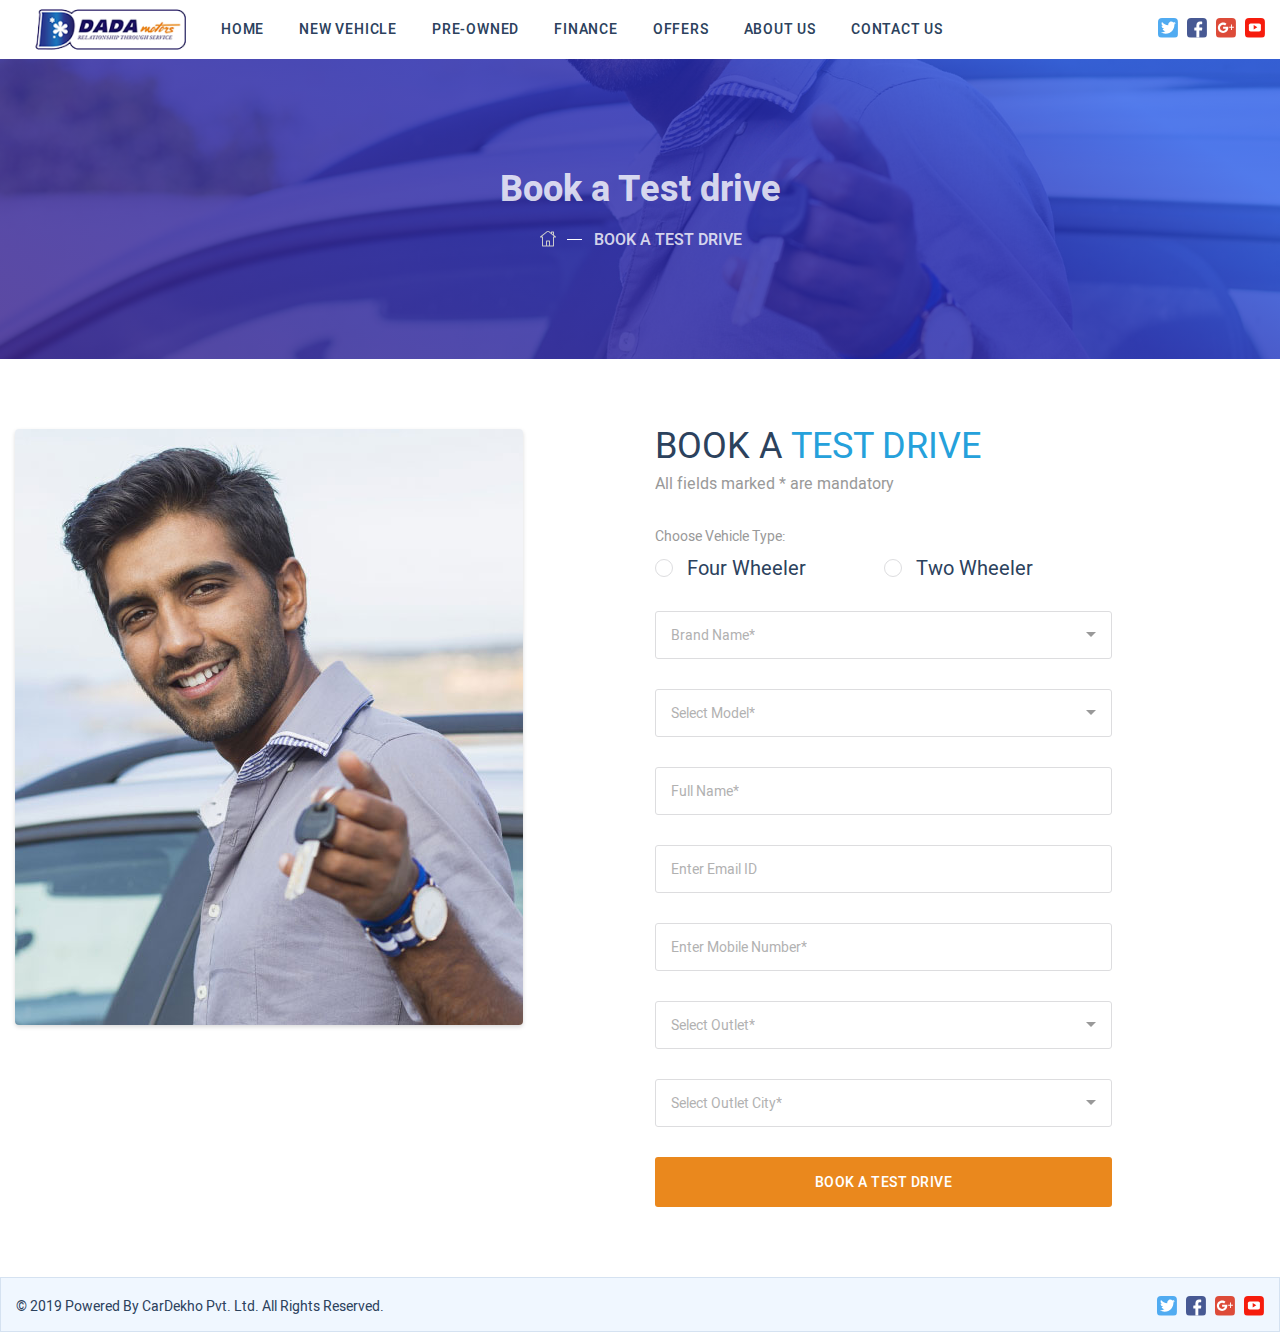
<file: book-test-drive.html>
<!DOCTYPE html>
<html lang="en" >
<head>
<meta charset="utf-8">
<meta name="keywords" content="Dada Motors">
<meta name="description" content="Dada Motors">
<title>Dada Motors</title>
<meta name="viewport" content="width=device-width, initial-scale=1"> 
<link rel="shortcut icon" href="images/favicon.webp">

<link rel="stylesheet" type="text/css" href="css/owl.carousel.css">
<link rel="stylesheet" type="text/css" href="css/styles.css">
</head>
<body class="home">
<main class="mainWrapper">
<header class="header">
  <div class="gsc_container">
    <div class="headerRow">
      <div class="logoCol">
        <div class="logo">
          <button class="mobileBtn">
            <span></span>
            <span></span>
            <span></span>
          </button>
          <a title="Dada motors" href="index.html">
            <img src="images/logo.png" alt="Dada Motors">
          </a>
        </div> 
      </div>
      <div class="navCol">
        <div class="mainNav">
            <div class="overLay"></div>
            <nav class="navigation">
              <a title="Dada motors" class="mobileNavLogo" href="index.html"><img src="images/logo.png" alt="Dada Motors"></a>
              <ul>
                <li><a href="index.html" title="Home">Home</a></li>
                <li><a href="new-vehicle.html" title="New vehicle">New Vehicle</a></li>
                <li><a href="pre-owned.html" title="Pre-owned ">Pre-Owned </a></li>
                <li><a href="finance-vehicle.html" title="Finance">Finance</a></li>
                <li><a href="offers.html" title="Offers">Offers</a></li>
                <li><a href="about-us.html" title="About us">About Us</a></li>
                <li><a href="contact-us.html" title="Contact us">Contact Us</a></li>
              </ul>
              <ul class="socialIcons mobileNavSocial">
                <li><a title="Twitter" class="twitter" href="https://twitter.com/"></a></li>
                <li><a title="Facebook" class="facebook" href="https://www.facebook.com/"></a></li>
                <li><a title="Google" class="google" href="https://plus.google.com/u/0/discover"></a></li>
                <li><a title="YouTube" class="youtube" href="https://www.youtube.com/"></a></li>
              </ul>
            </nav>
          </div>
      </div>
      <div class="socialCol">
        <ul class="socialIcons">
           <li><a title="Twitter" class="twitter" href="https://twitter.com/"></a></li>
            <li><a title="Facebook" class="facebook" href="https://www.facebook.com/"></a></li>
            <li><a title="Google" class="google" href="https://plus.google.com/u/0/discover"></a></li>
            <li><a title="YouTube" class="youtube" href="https://www.youtube.com/"></a></li>
        </ul>
      </div>
      <div class="clear"></div>
    </div>
  </div>
</header>
<div class="middle testDrivePage">
  <div class="innerBanner">
    <img class="img" src="images/test-drive-banner.jpg" alt="New Vehicle">
    <div class="innerPageHeading">
      <h1>Book a Test drive</h1>
      <div class="iconRow">
        <a href="index.html" class="icon"></a> <span class="text">Book a Test drive</span>
      </div>
    </div>
  </div>
  <div class="gsc_container">
    <section class="innerTopCommonSection">
      <div class="gsc_row">
        <div class="gsc_col-sm-6">
          <img class="innerCommonSectionImg" src="images/test-drive.jpg" alt="Book Test Drive">
        </div>
        <div class="gsc_col-sm-6 gsc_col-md-5">
          <div class="homeHeading">
            <h2>Book a <span>Test drive</span></h2>
            <div class="desc">All fields marked * are mandatory</div>
          </div>
          <form class="customeForm">
            <div class="inputRadio">
              <label>Choose Vehicle Type:</label>
              <div class="radiobutton">
                <div class="control">
                  <label class="gs_radio"><input name="wheelerType" required type="radio" value="family"><span class="ind"></span> <i>Four Wheeler </i></label>
                </div>
                <div class="control">
                  <label class="gs_radio">
                    <input name="wheelerType" type="radio" value="Self">
                    <span class="ind"></span>
                    <i>Two Wheeler</i>
                  </label>
                </div>
              </div>
            </div>
            <div class="inputfield required">
              <select class="input">
                <option></option>
                <option>Mahindra</option>
                <option>TATA</option>
                <option>Bajaj</option>
              </select>
              <span class="error">Please Select Brand Name</span>
              <label>Brand Name<span class="req">*</span></label>
            </div>
            <div class="inputfield required">
              <select class="input">
                <option></option>
                <option>Model Name</option>
                <option>Model Name</option>
                <option>Model Name</option>
                <option>Model Name</option>
              </select>
              <span class="error">Please Select Model</span>
              <label>Select Model<span class="req">*</span></label>
            </div>
            <div class="inputfield required">
              <input class="input" type="text" name="">
              <span class="error">Please Fill Your Full Name</span>
              <label>Full Name<span class="req">*</span></label>
            </div>
            <div class="inputfield">
              <input class="input" type="text" name="">
              <span class="error">Please Fill Email ID</span>
              <label>Enter Email ID</label>
            </div>
            <div class="inputfield required">
              <input class="input" type="text" name="">
              <span class="error">Please Enter Mobile Number</span>
              <label>Enter Mobile Number<span class="req">*</span></label>
            </div>
            <div class="inputfield required">
              <select class="input">
                <option></option>
                <option>Outlet Option</option>
                <option>Outlet Option</option>
                <option>Outlet Option</option>
                <option>Outlet Option</option>
              </select>
              <span class="error">Please Select Outlet</span>
              <label>Select Outlet<span class="req">*</span></label>
            </div>
            <div class="inputfield required">
              <select class="input">
                <option></option>
                <option>City Name</option>
                <option>City Name</option>
                <option>City Name</option>
                <option>City Name</option>
              </select>
              <span class="error">Please Select Outlet City</span>
              <label>Select Outlet City<span class="req">*</span></label>
            </div>
            <button title="Book a test drive" class="redBtn submitBtn">book a test drive</button>
          </form>
        </div>
      </div>
    </section>
  </div>
</div>
<footer class="footer">
    <div class="gsc_container">
      <div class="gsc_row">
        <div class="gsc_col-sm-6">
          <div class="copyRightText"> &copy; 2019 Powered By CarDekho Pvt. Ltd. All Rights Reserved.</div>
        </div>
        <div class="gsc_col-sm-6">
          <div class="footerSocial">
            <ul class="socialIcons">
              <li><a title="Twitter" class="twitter" href="#"></a></li>
              <li><a title="Facebook" class="facebook" href="#"></a></li>
              <li><a title="Google" class="google" href="#"></a></li>
              <li><a title="YouTube" class="youtube" href="#"></a></li>
            </ul>
          </div>
        </div>
      </div>
    </div>
</footer>
</main>

<script src="js/jquery-2.2.3.min.js"></script>
<script src="js/owl.carousel.js"></script>
<script src="js/seprate.js"></script>

</body>
</html>
</file>
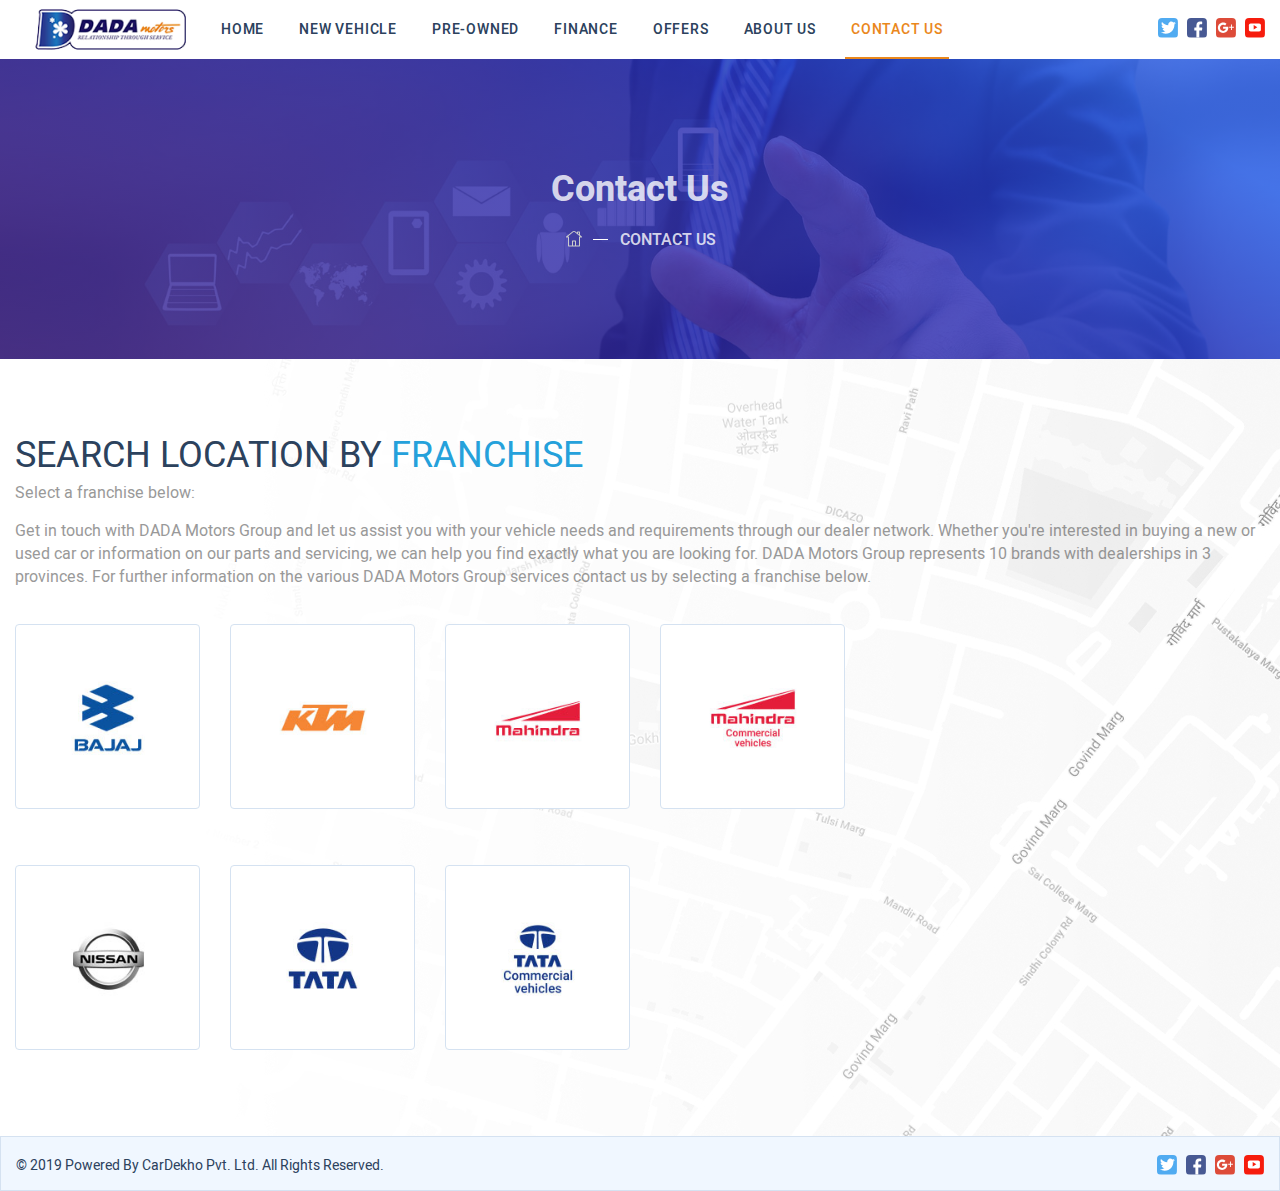
<file: contact-us.html>
<!DOCTYPE html>
<html lang="en" >
<head>
<meta charset="utf-8">
<meta name="keywords" content="Dada Motors">
<meta name="description" content="Dada Motors">
<title>Dada Motors</title>
<meta name="viewport" content="width=device-width, initial-scale=1"> 
<link rel="shortcut icon" href="images/favicon.webp">
<link rel="stylesheet" type="text/css" href="css/styles.css">
</head>
<body class="home">
<main class="mainWrapper">
<header class="header">
  <div class="gsc_container">
    <div class="headerRow">
      <div class="logoCol">
        <div class="logo">
          <button class="mobileBtn">
            <span></span>
            <span></span>
            <span></span>
          </button>
          <a title="Dada motors" href="index.html">
            <img src="images/logo.png" alt="Dada Motors">
          </a>
        </div> 
      </div>
      <div class="navCol">
        <div class="mainNav">
            <div class="overLay"></div>
            <nav class="navigation">
              <a title="Dada motors" class="mobileNavLogo" href="index.html"><img src="images/logo.png" alt="Dada Motors"></a>
              <ul>
                <li><a href="index.html" title="Home">Home</a></li>
                <li><a href="new-vehicle.html" title="New vehicle">New Vehicle</a></li>
                <li><a href="pre-owned.html" title="Pre-owned ">Pre-Owned </a></li>
                <li><a href="finance-vehicle.html" title="Finance">Finance</a></li>
                <li><a href="offers.html" title="Offers">Offers</a></li>
                <li><a href="about-us.html" title="About us">About Us</a></li>
                <li class="active"><a href="contact-us.html" title="Contact us">Contact Us</a></li>
              </ul>
              <ul class="socialIcons mobileNavSocial">
                <li><a title="Twitter" class="twitter" href="https://twitter.com/"></a></li>
                <li><a title="Facebook" class="facebook" href="https://www.facebook.com/"></a></li>
                <li><a title="Google" class="google" href="https://plus.google.com/u/0/discover"></a></li>
                <li><a title="YouTube" class="youtube" href="https://www.youtube.com/"></a></li>
              </ul>
            </nav>
          </div>
      </div>
      <div class="socialCol">
        <ul class="socialIcons">
           <li><a title="Twitter" class="twitter" href="https://twitter.com/"></a></li>
            <li><a title="Facebook" class="facebook" href="https://www.facebook.com/"></a></li>
            <li><a title="Google" class="google" href="https://plus.google.com/u/0/discover"></a></li>
            <li><a title="YouTube" class="youtube" href="https://www.youtube.com/"></a></li>
        </ul>
      </div>
      <div class="clear"></div>
    </div>
  </div>
</header>
<div class="middle contactUsPage">
  <div class="innerBanner">
    <img class="img" src="images/contact-us-banner.jpg" alt="New Vehicle">
    <div class="innerPageHeading">
      <h1>Contact Us</h1>
      <div class="iconRow">
        <a href="index.html" class="icon"></a> <span class="text">Contact Us</span>
      </div>
    </div>
  </div>
  <section class="homeEnquirySection">
    <div class="gsc_container">
      <div class="homeHeading">
        <h2>Search location by  <span>franchise</span></h2>
        <div class="desc">
          <p>Select a franchise below:</p>
          <p>Get in touch with DADA Motors Group and let us assist you with your vehicle needs and requirements through our dealer network. Whether you're interested in buying a new or used car or information on our parts and servicing, we can help you find exactly what you are looking for. DADA Motors Group represents 10 brands with dealerships in 3 provinces. For further information on the various DADA Motors Group services contact us by selecting a franchise below.</p>
        </div>
      </div>
      <div class="enqueryTabSection enqueryTabSectionMobile">
        <div class="enqueryTabNav">
          <ul>
            <li title="Bajaj"><img src="images/large-logo/bajaj.jpg" alt="Bajaj"></li>
            <li title="KTM"><img src="images/large-logo/ktm.jpg" alt="KTM"></li>
            <li title="Mahindra"><img src="images/large-logo/mahindra.jpg" alt="Mahindra"></li>
            <li title="Mahindra commercial vehicles"><img src="images/large-logo/mahindra-commercial.jpg" alt="Mahindra Commercial Vehicle"></li>
            <li title="Nissan"><img src="images/large-logo/nissan.jpg" alt="Nissan"></li>
            <li title="TATA commercial vehicles"><img src="images/large-logo/tata-commercial-logo.jpg" alt="Tata Commercial"></li>
            <li title="TATA"><img src="images/large-logo/tata-logo.jpg" alt="TATA"></li>
          </ul>
        </div>
        <div class="enqueryTabContainer">
          <div class="enqueryTabBlock" style="display: none;">
            <div class="gsc_row">
              <div class="gsc_col-sm-6 borderRight">
                <div class="enqueryProduct">
                  <h3>Bajaj Showroom Jalandhar</h3>
                  <div class="infoRow">
                    <div class="left">B.M.C Chowk, G.T.Road , B.M.C Chowk, Jalandhar, Punjab - 144005 </div>
                    <div class="right">
                      <img src="images/vehicle-1.jpg" alt="Vehicle Name">
                    </div>
                  </div>
                  <div class="call"> 9915739900</div>
                  <div class="buttonsRow">
                    <button title="Contact us" class="redBtn" type="button">Contact us</button>
                    <button title="Location details" class="redBorder" type="button"> Location Details</button>
                  </div>
                </div>
              </div>
              <div class="gsc_col-sm-6 borderRight">
                <div class="enqueryProduct">
                  <h3>Bajaj Showroom Ludhiana</h3>
                  <div class="infoRow">
                    <div class="left">Savitri III, G.T.Road , G.T.Road , Ludhiana, Punjab - 141003 </div>
                    <div class="right">
                      <img src="images/vehicle-2.jpg" alt="Vehicle Name">
                    </div>
                  </div>
                  <div class="call"> 9915739900</div>
                  <div class="buttonsRow">
                    <button title="Contact us" class="redBtn" type="button">Contact us</button>
                    <button title="Location details" class="redBorder" type="button"> Location Details</button>
                  </div>
                </div>
              </div>
            </div>
          </div>
          <div class="enqueryTabBlock" style="display: none;">
            <div class="gsc_row">
              <div class="gsc_col-sm-6 borderRight">
                <div class="enqueryProduct">
                  <h3>Bajaj Showroom Jalandhar II</h3>
                  <div class="infoRow">
                    <div class="left">B.M.C Chowk, G.T.Road , B.M.C Chowk, Jalandhar, Punjab - 144005 </div>
                    <div class="right">
                      <img src="images/vehicle-1.jpg" alt="Vehicle Name">
                    </div>
                  </div>
                  <div class="call"> 9915739900</div>
                  <div class="buttonsRow">
                    <button title="Contact us" class="redBtn" type="button">Contact us</button>
                    <button title="Location details" class="redBorder" type="button"> Location Details</button>
                  </div>
                </div>
              </div>
            </div>
          </div>
          <div class="enqueryTabBlock" style="display: none;">
            <div class="gsc_row">
              <div class="gsc_col-sm-6 borderRight">
                <div class="enqueryProduct">
                  <h3>Bajaj Showroom Jalandhar III</h3>
                  <div class="infoRow">
                    <div class="left">B.M.C Chowk, G.T.Road , B.M.C Chowk, Jalandhar, Punjab - 144005 </div>
                    <div class="right">
                      <img src="images/vehicle-1.jpg" alt="Vehicle Name">
                    </div>
                  </div>
                  <div class="call"> 9915739900</div>
                  <div class="buttonsRow">
                    <button title="Contact us" class="redBtn" type="button">Contact us</button>
                    <button title="Location details" class="redBorder" type="button"> Location Details</button>
                  </div>
                </div>
              </div>
            </div>
          </div>
          <div class="enqueryTabBlock" style="display: none;">
            <div class="gsc_row">
              <div class="gsc_col-sm-6 borderRight">
                <div class="enqueryProduct">
                  <h3>Bajaj Showroom Jalandhar IV</h3>
                  <div class="infoRow">
                    <div class="left">B.M.C Chowk, G.T.Road , B.M.C Chowk, Jalandhar, Punjab - 144005 </div>
                    <div class="right">
                      <img src="images/vehicle-1.jpg" alt="Vehicle Name">
                    </div>
                  </div>
                  <div class="call"> 9915739900</div>
                  <div class="buttonsRow">
                    <button title="Contact us" class="redBtn" type="button">Contact us</button>
                    <button title="Location details" class="redBorder" type="button"> Location Details</button>
                  </div>
                </div>
              </div>
            </div>
          </div>
          <div class="enqueryTabBlock" style="display: none;">
            <div class="gsc_row">
              <div class="gsc_col-sm-6 borderRight">
                <div class="enqueryProduct">
                  <h3>Bajaj Showroom Jalandhar V</h3>
                  <div class="infoRow">
                    <div class="left">B.M.C Chowk, G.T.Road , B.M.C Chowk, Jalandhar, Punjab - 144005 </div>
                    <div class="right">
                      <img src="images/vehicle-1.jpg" alt="Vehicle Name">
                    </div>
                  </div>
                  <div class="call"> 9915739900</div>
                  <div class="buttonsRow">
                    <button title="Contact us" class="redBtn" type="button">Contact us</button>
                    <button title="Location details" class="redBorder" type="button"> Location Details</button>
                  </div>
                </div>
              </div>
            </div>
          </div>
          <div class="enqueryTabBlock" style="display: none;">
            <div class="gsc_row">
              <div class="gsc_col-sm-6 borderRight">
                <div class="enqueryProduct">
                  <h3>Bajaj Showroom Jalandhar VI</h3>
                  <div class="infoRow">
                    <div class="left">B.M.C Chowk, G.T.Road , B.M.C Chowk, Jalandhar, Punjab - 144005 </div>
                    <div class="right">
                      <img src="images/vehicle-1.jpg" alt="Vehicle Name">
                    </div>
                  </div>
                  <div class="call"> 9915739900</div>
                  <div class="buttonsRow">
                    <button title="Contact us" class="redBtn" type="button">Contact us</button>
                    <button title="Location details" class="redBorder" type="button"> Location Details</button>
                  </div>
                </div>
              </div>
            </div>
          </div>
          <div class="enqueryTabBlock" style="display: none;">
            <div class="gsc_row">
              <div class="gsc_col-sm-6 borderRight">
                <div class="enqueryProduct">
                  <h3>Bajaj Showroom Jalandhar VII</h3>
                  <div class="infoRow">
                    <div class="left">B.M.C Chowk, G.T.Road , B.M.C Chowk, Jalandhar, Punjab - 144005 </div>
                    <div class="right">
                      <img src="images/vehicle-1.jpg" alt="Vehicle Name">
                    </div>
                  </div>
                  <div class="call"> 9915739900</div>
                  <div class="buttonsRow">
                    <button title="Contact us" class="redBtn" type="button">Contact us</button>
                    <button title="Location details" class="redBorder" type="button"> Location Details</button>
                  </div>
                </div>
              </div>
            </div>
          </div>
        </div>
      </div>

      <div class="enqueryTabSection">
        <div class="enqueryTabNav">
          <ul>
            <li title="Nissan"><img src="images/large-logo/nissan.jpg" alt="Nissan"></li>
            <li title="TATA"><img src="images/large-logo/tata-logo.jpg" alt="TATA"></li>
            <li title="TATA commercial vehicles"><img src="images/large-logo/tata-commercial-logo.jpg" alt="Tata Commercial"></li>
          </ul>
        </div>
        <div class="enqueryTabContainer">
          <div class="enqueryTabBlock" style="display: none;">
            <div class="gsc_row">
              <div class="gsc_col-sm-6 borderRight">
                <div class="enqueryProduct">
                  <h3>Bajaj Showroom Jalandhar V</h3>
                  <div class="infoRow">
                    <div class="left">B.M.C Chowk, G.T.Road , B.M.C Chowk, Jalandhar, Punjab - 144005 </div>
                    <div class="right">
                      <img src="images/vehicle-1.jpg" alt="Vehicle Name">
                    </div>
                  </div>
                  <div class="call"> 9915739900</div>
                  <div class="buttonsRow">
                    <button title="Contact us" class="redBtn" type="button">Contact us</button>
                    <button title="Location details" class="redBorder" type="button"> Location Details</button>
                  </div>
                </div>
              </div>
            </div>
          </div>
          <div class="enqueryTabBlock" style="display: none;">
            <div class="gsc_row">
              <div class="gsc_col-sm-6 borderRight">
                <div class="enqueryProduct">
                  <h3>Bajaj Showroom Jalandhar VI</h3>
                  <div class="infoRow">
                    <div class="left">B.M.C Chowk, G.T.Road , B.M.C Chowk, Jalandhar, Punjab - 144005 </div>
                    <div class="right">
                      <img src="images/vehicle-1.jpg" alt="Vehicle Name">
                    </div>
                  </div>
                  <div class="call"> 9915739900</div>
                  <div class="buttonsRow">
                    <button title="Contact us" class="redBtn" type="button">Contact us</button>
                    <button title="Location details" class="redBorder" type="button"> Location Details</button>
                  </div>
                </div>
              </div>
            </div>
          </div>
          <div class="enqueryTabBlock" style="display: none;">
            <div class="gsc_row">
              <div class="gsc_col-sm-6 borderRight">
                <div class="enqueryProduct">
                  <h3>Bajaj Showroom Jalandhar VII</h3>
                  <div class="infoRow">
                    <div class="left">B.M.C Chowk, G.T.Road , B.M.C Chowk, Jalandhar, Punjab - 144005 </div>
                    <div class="right">
                      <img src="images/vehicle-1.jpg" alt="Vehicle Name">
                    </div>
                  </div>
                  <div class="call"> 9915739900</div>
                  <div class="buttonsRow">
                    <button title="Contact us" class="redBtn" type="button">Contact us</button>
                    <button title="Location details" class="redBorder" type="button"> Location Details</button>
                  </div>
                </div>
              </div>
            </div>
          </div>
        </div>
      </div>

    </div>
  </section>
</div>
<footer class="footer">
    <div class="gsc_container">
      <div class="gsc_row">
        <div class="gsc_col-sm-6">
          <div class="copyRightText"> &copy; 2019 Powered By CarDekho Pvt. Ltd. All Rights Reserved.</div>
        </div>
        <div class="gsc_col-sm-6">
          <div class="footerSocial">
            <ul class="socialIcons">
              <li><a title="Twitter" class="twitter" href="#"></a></li>
              <li><a title="Facebook" class="facebook" href="#"></a></li>
              <li><a title="Google" class="google" href="#"></a></li>
              <li><a title="YouTube" class="youtube" href="#"></a></li>
            </ul>
          </div>
        </div>
      </div>
    </div>
</footer>
</main>

<script src="js/jquery-2.2.3.min.js"></script>
<!-- <script src="js/owl.carousel.js"></script> -->
<script src="js/seprate.js"></script>
</body>
</html>
</file>
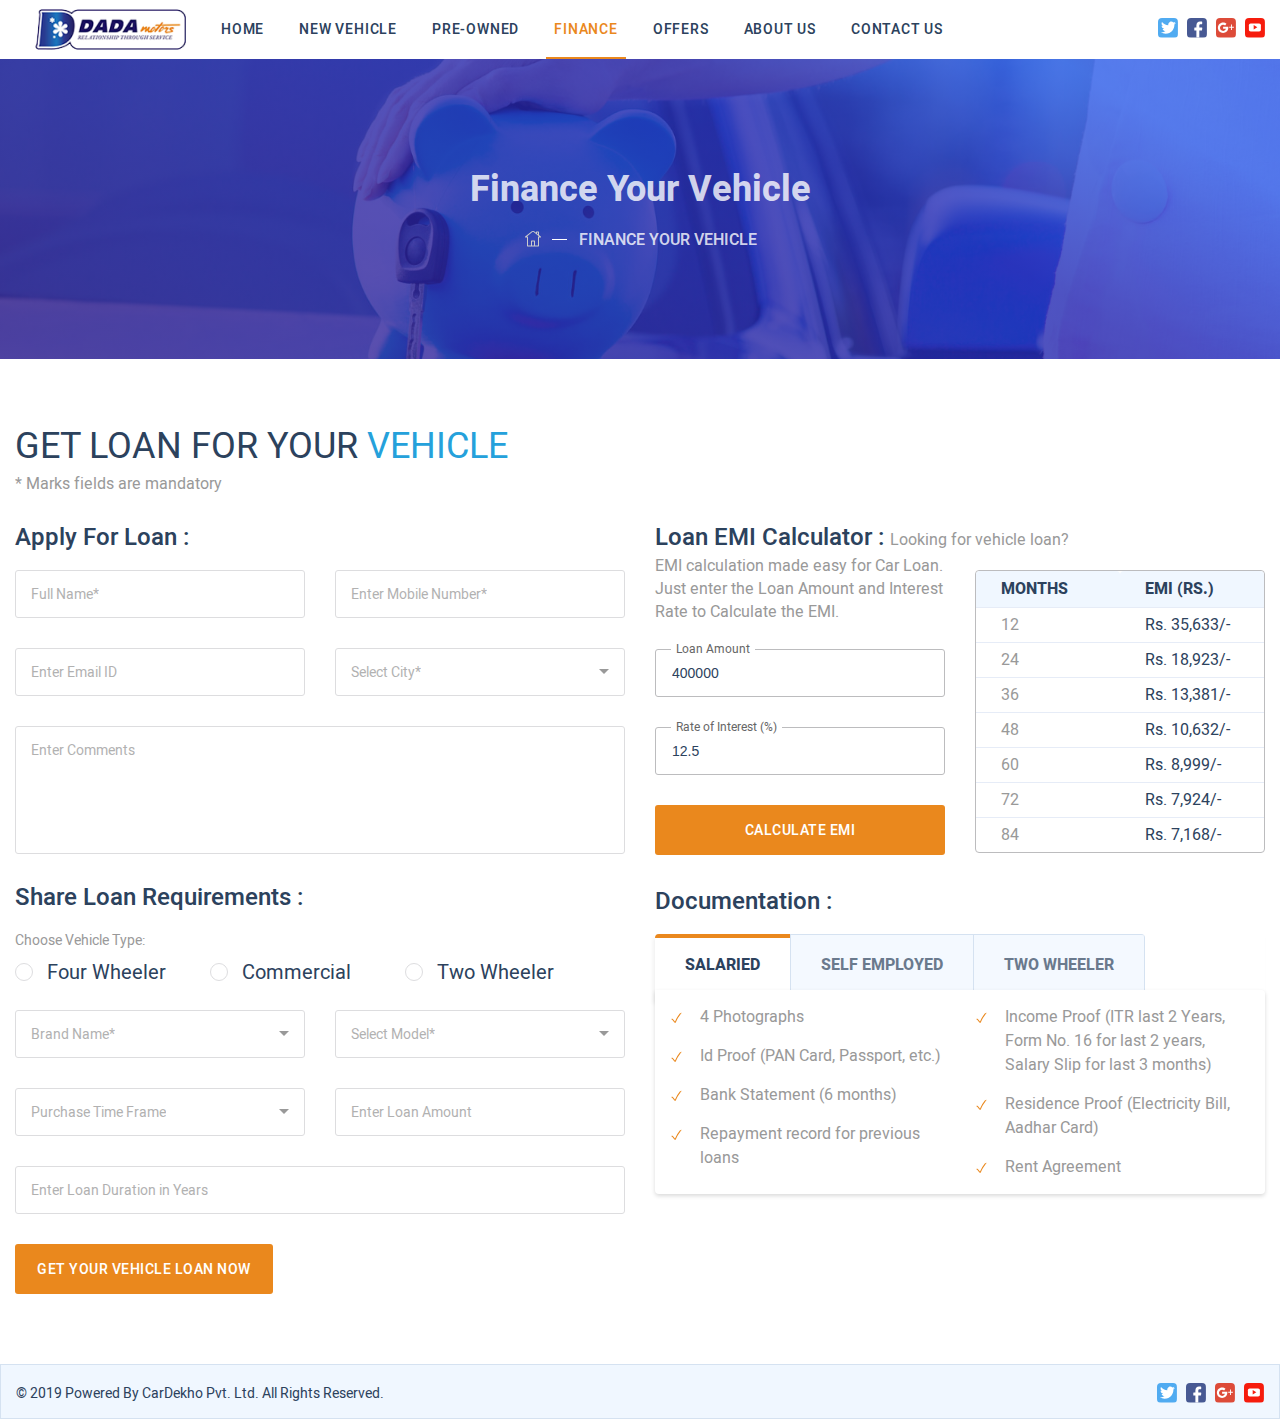
<file: finance-vehicle.html>
<!DOCTYPE html>
<html lang="en" >
<head>
<meta charset="utf-8">
<meta name="keywords" content="Dada Motors">
<meta name="description" content="Dada Motors">
<title>Dada Motors</title>
<meta name="viewport" content="width=device-width, initial-scale=1"> 
<link rel="shortcut icon" href="images/favicon.webp">

<link rel="stylesheet" type="text/css" href="css/owl.carousel.css">
<link rel="stylesheet" type="text/css" href="css/styles.css">
</head>
<body class="home">
<main class="mainWrapper">
<header class="header">
  <div class="gsc_container">
    <div class="headerRow">
      <div class="logoCol">
        <div class="logo">
          <button class="mobileBtn">
            <span></span>
            <span></span>
            <span></span>
          </button>
          <a title="Dada motors" href="index.html">
            <img src="images/logo.png" alt="Dada Motors">
          </a>
        </div> 
      </div>
      <div class="navCol">
        <div class="mainNav">
            <div class="overLay"></div>
            <nav class="navigation">
              <a title="Dada motors" class="mobileNavLogo" href="index.html"><img src="images/logo.png" alt="Dada Motors"></a>
              <ul>
                <li><a href="index.html" title="Home">Home</a></li>
                <li><a href="new-vehicle.html" title="New vehicle">New Vehicle</a></li>
                <li><a href="pre-owned.html" title="Pre-owned ">Pre-Owned </a></li>
                <li class="active"><a href="finance-vehicle.html" title="Finance">Finance</a></li>
                <li><a href="offers.html" title="Offers">Offers</a></li>
                <li><a href="about-us.html" title="About us">About Us</a></li>
                <li><a href="contact-us.html" title="Contact us">Contact Us</a></li>
              </ul>
              <ul class="socialIcons mobileNavSocial">
                <li><a title="Twitter" class="twitter" href="https://twitter.com/"></a></li>
                <li><a title="Facebook" class="facebook" href="https://www.facebook.com/"></a></li>
                <li><a title="Google" class="google" href="https://plus.google.com/u/0/discover"></a></li>
                <li><a title="YouTube" class="youtube" href="https://www.youtube.com/"></a></li>
              </ul>
            </nav>
          </div>
      </div>
      <div class="socialCol">
        <ul class="socialIcons">
           <li><a title="Twitter" class="twitter" href="https://twitter.com/"></a></li>
            <li><a title="Facebook" class="facebook" href="https://www.facebook.com/"></a></li>
            <li><a title="Google" class="google" href="https://plus.google.com/u/0/discover"></a></li>
            <li><a title="YouTube" class="youtube" href="https://www.youtube.com/"></a></li>
        </ul>
      </div>
      <div class="clear"></div>
    </div>
  </div>
</header>
<div class="middle financeVehiclePage">
  <div class="innerBanner">
    <img class="img" src="images/finance-banner.jpg" alt="Finance your Vehicle">
    <div class="innerPageHeading">
      <h1>Finance Your Vehicle</h1>
      <div class="iconRow">
        <a href="index.html" class="icon"></a> <span class="text">Finance Your Vehicle</span>
      </div>
    </div>
  </div>
  <div class="gsc_container">
    <section class="innerTopCommonSection">
      <div class="homeHeading">
        <h2>Get loan for your  <span>vehicle</span></h2>
        <div class="desc">* Marks fields are mandatory</div>
      </div>
      <div class="gsc_row">
        <div class="gsc_col-sm-6">
          <form class="customeForm applyForLoan">
            <h3> Apply For Loan :</h3>
            <div class="gsc_row">
              <div class="gsc_col-md-6">
                <div class="inputfield required">
                  <input class="input" type="text" name="">
                  <span class="error">Please Fill Your Full Name</span>
                  <label>Full Name<span class="req">*</span></label>
                </div>
              </div>
              <div class="gsc_col-md-6">
                <div class="inputfield required">
                  <input class="input" type="text" name="">
                  <span class="error">Please Enter Mobile Number</span>
                  <label>Enter Mobile Number<span class="req">*</span></label>
                </div>
              </div>
            </div>
            <div class="gsc_row">
              <div class="gsc_col-md-6">
                <div class="inputfield">
                  <input class="input" type="text" name="">
                  <span class="error">Please Enter Email ID</span>
                  <label>Enter Email ID</label>
                </div>
              </div>
              <div class="gsc_col-md-6">
                <div class="inputfield required">
                  <select class="input">
                    <option></option>
                    <option value="1148">Abohar</option>
                    <option value="1121">Khanna</option>
                    <option value="1085">Ludhiana</option>
                    <option value="1147">Moga</option>
                  </select>
                  <span class="error">Please Select City</span>
                  <label>Select City<span class="req">*</span></label>
                </div>
              </div>
            </div>
            <div class="inputfield">
              <textarea rows="6" class="input"></textarea>
              <label>Enter Comments</label>
            </div>
            
            <h3>Share Loan Requirements :</h3>
            <div class="inputRadio">
              <label>Choose Vehicle Type:</label>
              <div class="radiobutton">
                <div class="control">
                  <label class="gs_radio"><input name="wheelerType" required type="radio" value="family"><span class="ind"></span> <i>Four Wheeler </i></label>
                </div>
                <div class="control">
                  <label class="gs_radio">
                    <input name="wheelerType" type="radio" value="Self">
                    <span class="ind"></span>
                    <i>Commercial</i>
                  </label>
                </div>
                <div class="control">
                  <label class="gs_radio">
                    <input name="wheelerType" type="radio" value="Self">
                    <span class="ind"></span>
                    <i>Two Wheeler</i>
                  </label>
                </div>
              </div>
            </div>
            <div class="gsc_row">
              <div class="gsc_col-md-6">
                <div class="inputfield required">
                  <select class="input">
                    <option></option>
                    <option>TATA</option>
                    <option>Bajaj</option>
                    <option>Mahindra</option>
                  </select>
                  <span class="error">Please Select Brand Name</span>
                  <label>Brand Name<span class="req">*</span></label>
                </div>
              </div>
              <div class="gsc_col-md-6">
                <div class="inputfield required">
                  <select class="input">
                    <option></option>
                    <option>Model Name</option>
                    <option>Model Name</option>
                    <option>Model Name</option>
                  </select>
                  <span class="error">Please Select Model</span>
                  <label>Select Model<span class="req">*</span></label>
                </div>
              </div>
            </div>
            <div class="gsc_row">
              <div class="gsc_col-md-6">
                <div class="inputfield">
                  <select class="input">
                    <option></option>
                    <option>Option</option>
                    <option>Option</option>
                    <option>Option</option>
                  </select>
                  <span class="error">Please Select Purchase Time Frame</span>
                  <label>Purchase Time Frame</label>
                </div>
              </div>
              <div class="gsc_col-md-6">
                <div class="inputfield">
                  <input class="input" type="text" name="">
                  <span class="error">Please Enter Loan Amount</span>
                  <label>Enter Loan Amount </label>
                </div>
              </div>
            </div>
            <div class="inputfield">
              <input class="input" type="text" name="">
              <span class="error">Please Enter Loan Dureation</span>
              <label>Enter Loan Duration in Years</label>
            </div>
            <button title="Get your vehicle loan now" class="redBtn submitBtn">Get Your vehicle Loan Now</button>
          </form>
        </div>
        <div class="gsc_col-sm-6">
          <div class="loanEmiBlock">
            <div class="heading">
              <h3>Loan EMI Calculator : <span>Looking for vehicle loan?</span></h3>
            </div>
            <div class="gsc_row">
              <div class="gsc_col-md-6">
                <div class="desc">EMI calculation made easy for Car Loan. Just enter the Loan Amount and Interest Rate to Calculate the EMI.</div>
                <div class="inputfield fill">
                  <input class="input amount" type="text" value="400000" name="">
                  <span class="error">Please Enter Loan Amount</span>
                  <label>Loan Amount </label>
                </div>
                <div class="inputfield fill">
                  <input class="input interest" type="text" value="12.5" name="">
                  <span class="error">Please Enter Rate of Interest (%)</span>
                  <label>Rate of Interest (%)</label>
                </div>
                <button title="Calculate emi" class="redBtn calcuteNow">Calculate EMI </button>
              </div>
              <div class="gsc_col-md-6">
                <div class="emiList">
                  <div class="trRow">
                    <div class="tdCol">months</div>
                    <div class="tdCol">EMI (Rs.)</div>
                  </div>
                  <div class="trRow">
                    <div class="tdCol">12</div>
                    <div class="tdCol emiValA">Rs. 35,633/-</div>
                  </div>
                  <div class="trRow">
                    <div class="tdCol">24</div>
                    <div class="tdCol emiValB">Rs. 18,923/-</div>
                  </div>
                  <div class="trRow">
                    <div class="tdCol">36</div>
                    <div class="tdCol emiValC">Rs. 13,381/-</div>
                  </div>
                  <div class="trRow">
                    <div class="tdCol">48</div>
                    <div class="tdCol emiValD">Rs. 10,632/-</div>
                  </div>
                  <div class="trRow">
                    <div class="tdCol">60</div>
                    <div class="tdCol emiValE">Rs. 8,999/-</div>
                  </div>
                  <div class="trRow">
                    <div class="tdCol">72</div>
                    <div class="tdCol emiValF">Rs. 7,924/-</div>
                  </div>
                  <div class="trRow">
                    <div class="tdCol">84</div>
                    <div class="tdCol emiValG">Rs. 7,168/-</div>
                  </div>
                </div>
              </div>
            </div>
          </div>
          <div class="documentInfoBlock">
            <h3>Documentation :</h3>
            <div class="tabSection">
              <div class="tabNavScroll">
                <ul class="tabNav">
                  <li title="Salaried" class="active"><span>Salaried</span></li>
                  <li title="Self employed"><span>Self Employed</span></li>
                  <li title="Two wheeler"><span>Two wheeler</span></li>
                </ul>
              </div>
              <div class="tabContainer">
                <div class="tabBlock">
                  <div class="gsc_row">
                    <div class="gsc_col-md-6">
                      <ul class="tabPoints">
                        <li>4 Photographs</li>
                        <li>Id Proof (PAN Card, Passport, etc.)</li>
                        <li>Bank Statement (6 months)</li>
                        <li>Repayment record for previous loans</li>
                      </ul>
                    </div>
                    <div class="gsc_col-md-6">
                      <ul class="tabPoints">
                        <li>Income Proof (ITR last 2 Years, Form No. 16 for last 2 years, Salary Slip for last 3 months)</li>
                        <li>Residence Proof (Electricity Bill, Aadhar Card)</li>
                        <li>Rent Agreement</li>
                      </ul>
                    </div>
                  </div>
                </div>
                <div class="tabBlock" style="display: none;">
                  <div class="gsc_row">
                    <div class="gsc_col-md-6">
                      <ul class="tabPoints">
                        <li>4 Photographs</li>
                        <li>Id Proof (PAN Card, Passport, etc.)</li>
                        <li>Bank Statement (6 months)</li>
                        <li>Repayment record for previous loans</li>
                      </ul>
                    </div>
                    <div class="gsc_col-md-6">
                      <ul class="tabPoints">
                        <li>Income Proof (ITR last 2 Years, Form No. 16 for last 2 years, Salary Slip for last 3 months)</li>
                        <li>Residence Proof (Electricity Bill, Aadhar Card)</li>
                        <li>Rent Agreement</li>
                      </ul>
                    </div>
                  </div>                 
                </div>
                <div class="tabBlock" style="display: none;">
                  <div class="gsc_row">
                    <div class="gsc_col-md-6">
                      <ul class="tabPoints">
                        <li>Identity &amp; Address proof</li>
                        <li>2 Photos</li>
                        <li>Memorandum Of Article</li>
                        <li>Memorandum of Association</li>
                        <li>Last 6 months bank statement</li>
                      </ul>
                    </div>
                    <div class="gsc_col-md-6">
                      <ul class="tabPoints">
                        <li>Individual ITR for last 2 years</li>
                        <li>6 Post-dated cheques/ECS</li>
                        <li>Audited Balance Sheet last 2 years</li>
                        <li>Board Resolution</li>
                        <li>Partnership Deed</li>
                      </ul>
                    </div>
                  </div>
                </div>
              </div>
            </div>
          </div>
        </div>
      </div>
    </section>
  </div>
</div>
<footer class="footer">
    <div class="gsc_container">
      <div class="gsc_row">
        <div class="gsc_col-sm-6">
          <div class="copyRightText"> &copy; 2019 Powered By CarDekho Pvt. Ltd. All Rights Reserved.</div>
        </div>
        <div class="gsc_col-sm-6">
          <div class="footerSocial">
            <ul class="socialIcons">
              <li><a title="Twitter" class="twitter" href="#"></a></li>
              <li><a title="Facebook" class="facebook" href="#"></a></li>
              <li><a title="Google" class="google" href="#"></a></li>
              <li><a title="YouTube" class="youtube" href="#"></a></li>
            </ul>
          </div>
        </div>
      </div>
    </div>
</footer>
</main>

<script src="js/jquery-2.2.3.min.js"></script>
<script src="js/owl.carousel.js"></script>
<script src="js/seprate.js"></script>

</body>
</html>
</file>
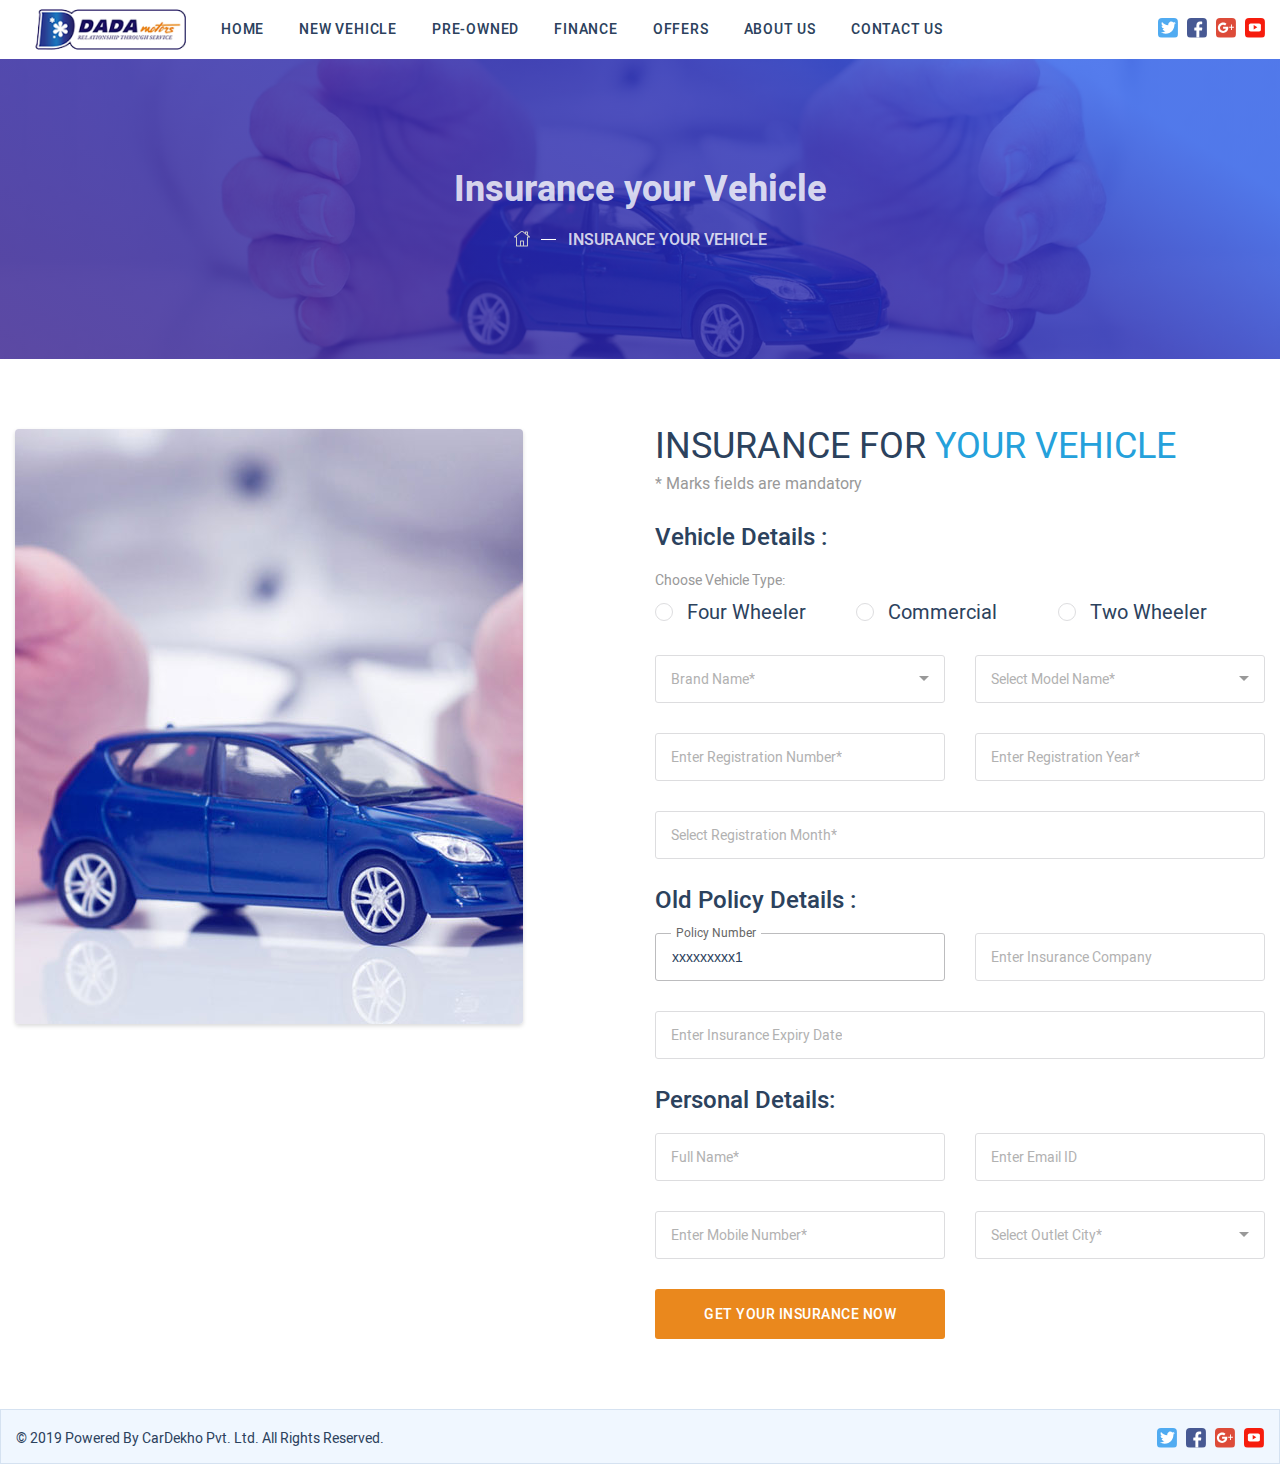
<file: insurance-your-vehicle.html>
<!DOCTYPE html>
<html lang="en" >
<head>
<meta charset="utf-8">
<meta name="keywords" content="Dada Motors">
<meta name="description" content="Dada Motors">
<title>Dada Motors</title>
<meta name="viewport" content="width=device-width, initial-scale=1"> 
<link rel="shortcut icon" href="images/favicon.webp">

<link rel="stylesheet" type="text/css" href="css/owl.carousel.css">
<link rel="stylesheet" type="text/css" href="css/styles.css">
</head>
<body class="home">
<main class="mainWrapper">
<header class="header">
  <div class="gsc_container">
    <div class="headerRow">
      <div class="logoCol">
        <div class="logo">
          <button class="mobileBtn">
            <span></span>
            <span></span>
            <span></span>
          </button>
          <a title="Dada motors" href="index.html">
            <img src="images/logo.png" alt="Dada Motors">
          </a>
        </div> 
      </div>
      <div class="navCol">
        <div class="mainNav">
            <div class="overLay"></div>
            <nav class="navigation">
              <a title="Dada motors" class="mobileNavLogo" href="index.html"><img src="images/logo.png" alt="Dada Motors"></a>
              <ul>
                <li><a href="index.html" title="Home">Home</a></li>
                <li><a href="new-vehicle.html" title="New vehicle">New Vehicle</a></li>
                <li><a href="pre-owned.html" title="Pre-owned ">Pre-Owned </a></li>
                <li><a href="finance-vehicle.html" title="Finance">Finance</a></li>
                <li><a href="offers.html" title="Offers">Offers</a></li>
                <li><a href="about-us.html" title="About us">About Us</a></li>
                <li><a href="contact-us.html" title="Contact us">Contact Us</a></li>
              </ul>
              <ul class="socialIcons mobileNavSocial">
                <li><a title="Twitter" class="twitter" href="https://twitter.com/"></a></li>
                <li><a title="Facebook" class="facebook" href="https://www.facebook.com/"></a></li>
                <li><a title="Google" class="google" href="https://plus.google.com/u/0/discover"></a></li>
                <li><a title="YouTube" class="youtube" href="https://www.youtube.com/"></a></li>
              </ul>
            </nav>
          </div>
      </div>
      <div class="socialCol">
        <ul class="socialIcons">
           <li><a title="Twitter" class="twitter" href="https://twitter.com/"></a></li>
            <li><a title="Facebook" class="facebook" href="https://www.facebook.com/"></a></li>
            <li><a title="Google" class="google" href="https://plus.google.com/u/0/discover"></a></li>
            <li><a title="YouTube" class="youtube" href="https://www.youtube.com/"></a></li>
        </ul>
      </div>
      <div class="clear"></div>
    </div>
  </div>
</header>
<div class="middle bookServicePage">
  <div class="innerBanner">
    <img class="img" src="images/insurance-banner.jpg" alt="New Vehicle">
    <div class="innerPageHeading">
      <h1>Insurance your Vehicle</h1>
      <div class="iconRow">
        <a href="index.html" class="icon"></a> <span class="text">Insurance your Vehicle</span>
      </div>
    </div>
  </div>
  <div class="gsc_container">
    <section class="innerTopCommonSection">
      <div class="gsc_row">
        <div class="gsc_col-sm-6">
          <img class="innerCommonSectionImg" src="images/insurance-image.jpg" alt="Insurance Your Vehicle">
        </div>
        <div class="gsc_col-sm-6">
          <div class="homeHeading">
            <h2>insurance for <span>your vehicle</span></h2>
            <div class="desc">* Marks fields are mandatory</div>
          </div>
          <form class="customeForm">
            <h3>Vehicle Details : </h3>
            <div class="inputRadio">
              <label>Choose Vehicle Type:</label>
              <div class="radiobutton vichleType">
                <div class="control">
                  <label class="gs_radio"><input name="wheelerType" required type="radio" value="family"><span class="ind"></span> <i>Four Wheeler </i></label>
                </div>
                <div class="control">
                  <label class="gs_radio">
                    <input name="wheelerType" type="radio" value="Self">
                    <span class="ind"></span>
                    <i>Commercial</i>
                  </label>
                </div>
                <div class="control">
                  <label class="gs_radio">
                    <input name="wheelerType" type="radio" value="Self">
                    <span class="ind"></span>
                    <i>Two Wheeler</i>
                  </label>
                </div>
              </div>
            </div>
            <div class="gsc_row">
              <div class="gsc_col-sm-6">
                <div class="inputfield required">
                  <select class="input">
                    <option></option>
                    <option>Brand Name</option>
                    <option>Brand Name</option>
                    <option>Brand Name</option>
                    <option>Brand Name</option>
                  </select>
                  <span class="error">Please Select Brand</span>
                  <label>Brand Name<span class="req">*</span></label>
                </div>
              </div>
              <div class="gsc_col-sm-6">
                <div class="inputfield required">
                  <select class="input">
                    <option></option>
                    <option>Model Name</option>
                    <option>Model Name</option>
                    <option>Model Name</option>
                    <option>Model Name</option>
                  </select>
                  <span class="error">Please Select Model Name</span>
                  <label>Select Model Name<span class="req">*</span></label>
                </div>
              </div>
            </div>
            <div class="gsc_row">
              <div class="gsc_col-sm-6">
                <div class="inputfield">
                  <input class="input" type="text" name="">
                  <span class="error">Please Enter Registration Number</span>
                  <label>Enter Registration Number<span class="req">*</span></label>
                </div>
              </div>
              <div class="gsc_col-sm-6">
                <div class="inputfield">
                  <input class="input" type="text" name="">
                  <span class="error">Please Enter Registration Year</span>
                  <label>Enter Registration Year<span class="req">*</span></label>
                </div>
              </div>
            </div>
            <div class="inputfield">
              <input class="input" type="text" name="">
              <span class="error">Please Fill ...</span>
              <label>Select Registration Month<span class="req">*</span></label>
            </div>
            <h3>Old Policy Details :</h3>
            <div class="gsc_row">
              <div class="gsc_col-md-6">
                <div class="inputfield fill">
                  <input class="input" value="xxxxxxxxx1" type="text" name="">
                  <span class="error">Please Fill ...</span>
                  <label>Policy Number</label>
                </div>
              </div>
              <div class="gsc_col-md-6">
                <div class="inputfield">
                  <input class="input" value="" type="text" name="">
                  <span class="error">Please Fill ...</span>
                  <label>Enter Insurance Company </label>
                </div>
              </div>
            </div>
            <div class="inputfield">
              <input class="input" value="" type="text" name="">
              <span class="error">Please Fill ...</span>
              <label>Enter Insurance Expiry Date</label>
            </div>
            <h3>Personal Details:</h3>
            <div class="gsc_row">
              <div class="gsc_col-md-6">
                <div class="inputfield">
                  <input class="input" value="" type="text" name="">
                  <span class="error">Please Fill ...</span>
                  <label> Full Name<span class="req">*</span></label>
                </div>
              </div>
              <div class="gsc_col-md-6">
                <div class="inputfield">
                  <input class="input" value="" type="text" name="">
                  <span class="error">Please Fill ...</span>
                  <label>Enter Email ID</label>
                </div>
              </div>
            </div>
            <div class="gsc_row">
              <div class="gsc_col-md-6">
                <div class="inputfield">
                  <input class="input" value="" type="text" name="">
                  <span class="error">Please Fill ...</span>
                  <label>Enter Mobile Number<span class="req">*</span></label>
                </div>
              </div>
              <div class="gsc_col-md-6">
                <div class="inputfield">
                  <select class="input">
                    <option></option>
                    <option>City Name</option>
                    <option>City Name</option>
                  </select>
                  <span class="error">Please Fill ...</span>
                  <label>Select Outlet City<span class="req">*</span></label>
                </div>
              </div>
            </div>
            <div class="gsc_row">
              <div class="gsc_col-sm-6">
                <button title="Get your insurance now" class="redBtn submitBtn">Get Your Insurance Now</button>
              </div>
            </div>
          </form>
        </div>
      </div>
    </section>
  </div>
</div>
<footer class="footer">
    <div class="gsc_container">
      <div class="gsc_row">
        <div class="gsc_col-sm-6">
          <div class="copyRightText"> &copy; 2019 Powered By CarDekho Pvt. Ltd. All Rights Reserved.</div>
        </div>
        <div class="gsc_col-sm-6">
          <div class="footerSocial">
            <ul class="socialIcons">
              <li><a title="Twitter" class="twitter" href="#"></a></li>
              <li><a title="Facebook" class="facebook" href="#"></a></li>
              <li><a title="Google" class="google" href="#"></a></li>
              <li><a title="YouTube" class="youtube" href="#"></a></li>
            </ul>
          </div>
        </div>
      </div>
    </div>
</footer>
</main>

<script src="js/jquery-2.2.3.min.js"></script>
<script src="js/owl.carousel.js"></script>
<script src="js/seprate.js"></script>

</body>
</html>
</file>
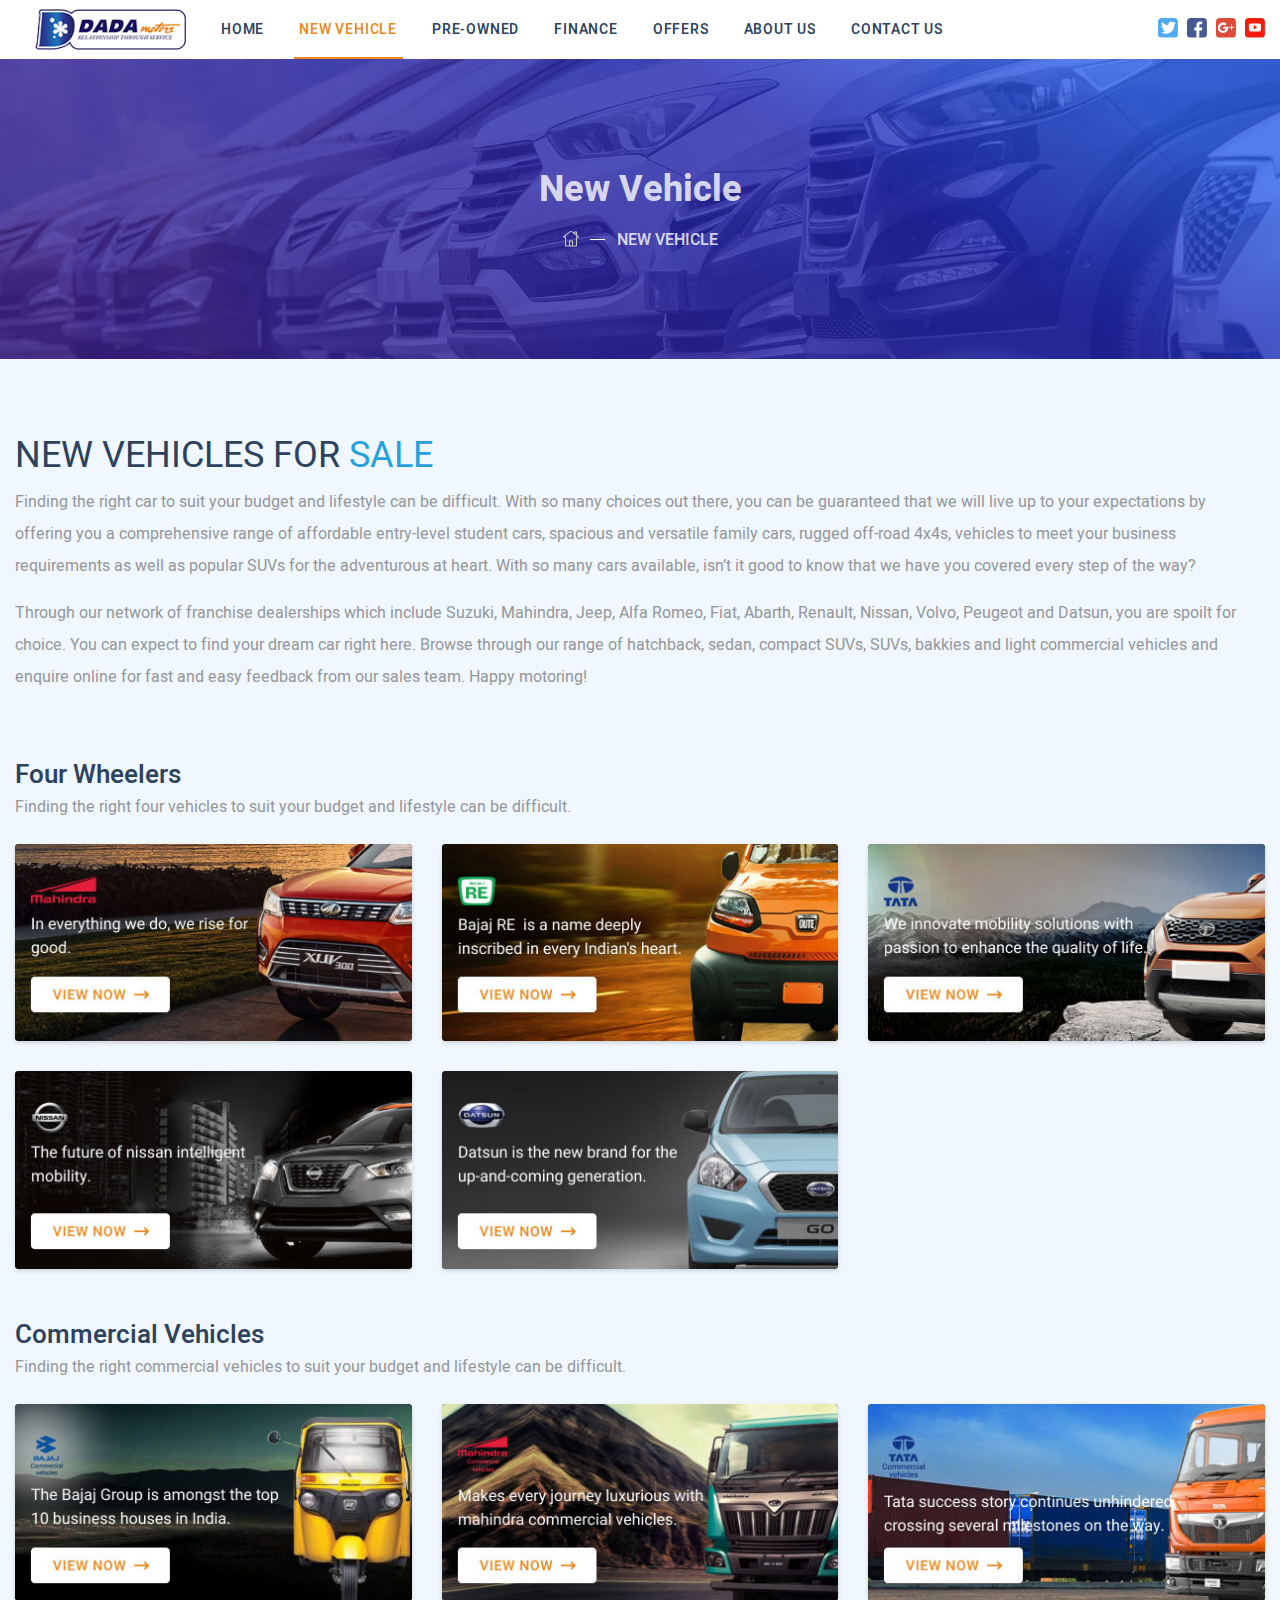
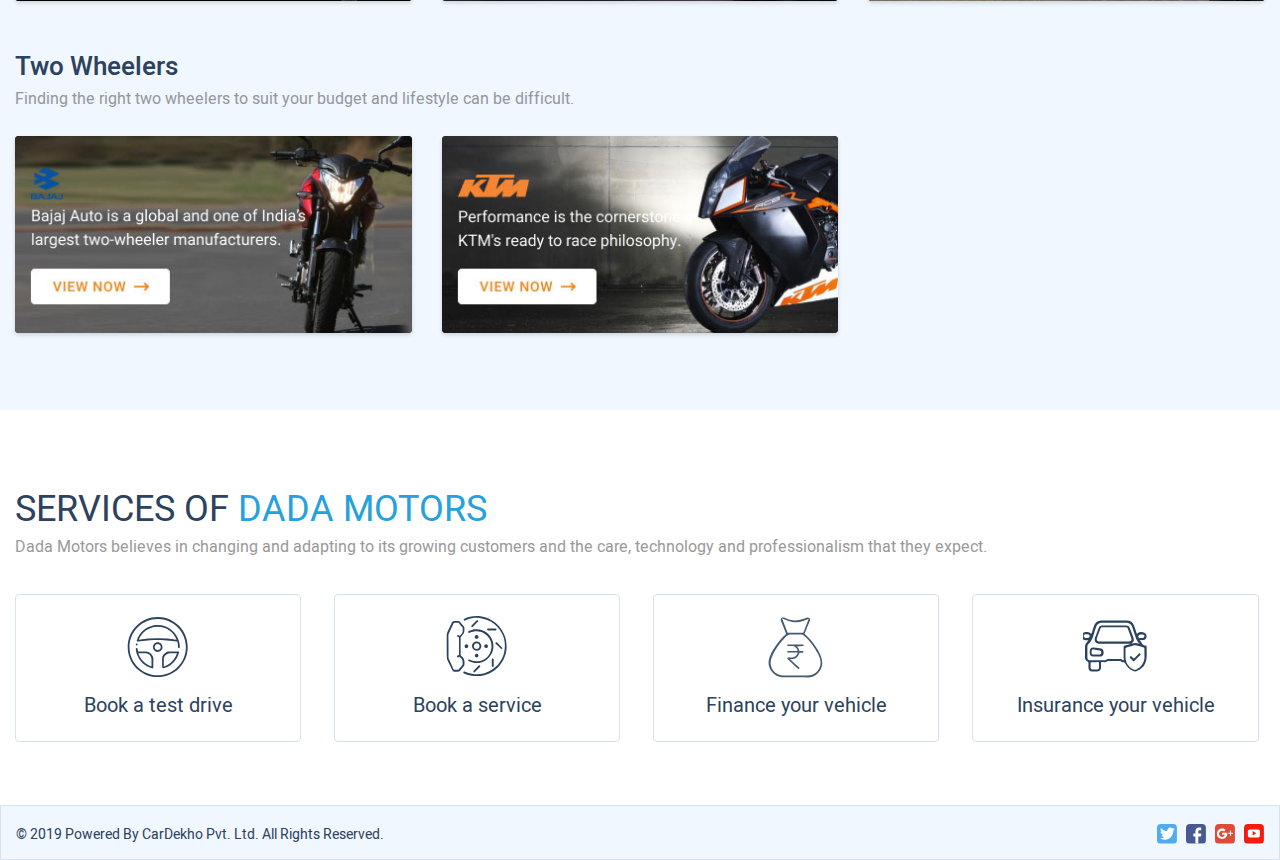
<file: new-vehicle.html>
<!DOCTYPE html>
<html lang="en" >
<head>
<meta charset="utf-8">
<meta name="keywords" content="Dada Motors">
<meta name="description" content="Dada Motors">
<title>Dada Motors</title>
<meta name="viewport" content="width=device-width, initial-scale=1"> 
<link rel="shortcut icon" href="images/favicon.webp">
<link rel="stylesheet" type="text/css" href="css/styles.css">
</head>
<body class="home">
<main class="mainWrapper">
<header class="header">
  <div class="gsc_container">
    <div class="headerRow">
      <div class="logoCol">
        <div class="logo">
          <button class="mobileBtn">
            <span></span>
            <span></span>
            <span></span>
          </button>
          <a title="Dada motors" href="index.html">
            <img src="images/logo.png" alt="Dada Motors">
          </a>
        </div> 
      </div>
      <div class="navCol">
        <div class="mainNav">
            <div class="overLay"></div>
            <nav class="navigation">
              <a title="Dada motors" class="mobileNavLogo" href="index.html"><img src="images/logo.png" alt="Dada Motors"></a>
              <ul>
                <li><a href="index.html" title="Home">Home</a></li>
                <li class="active"><a href="new-vehicle.html" title="New vehicle">New Vehicle</a></li>
                <li><a href="pre-owned.html" title="Pre-owned ">Pre-Owned </a></li>
                <li><a href="finance-vehicle.html" title="Finance">Finance</a></li>
                <li><a href="offers.html" title="Offers">Offers</a></li>
                <li><a href="about-us.html" title="About us">About Us</a></li>
                <li><a href="contact-us.html" title="Contact us">Contact Us</a></li>
              </ul>
              <ul class="socialIcons mobileNavSocial">
                <li><a title="Twitter" class="twitter" href="https://twitter.com/"></a></li>
                <li><a title="Facebook" class="facebook" href="https://www.facebook.com/"></a></li>
                <li><a title="Google" class="google" href="https://plus.google.com/u/0/discover"></a></li>
                <li><a title="YouTube" class="youtube" href="https://www.youtube.com/"></a></li>
              </ul>
            </nav>
          </div>
      </div>
      <div class="socialCol">
        <ul class="socialIcons">
           <li><a title="Twitter" class="twitter" href="https://twitter.com/"></a></li>
            <li><a title="Facebook" class="facebook" href="https://www.facebook.com/"></a></li>
            <li><a title="Google" class="google" href="https://plus.google.com/u/0/discover"></a></li>
            <li><a title="YouTube" class="youtube" href="https://www.youtube.com/"></a></li>
        </ul>
      </div>
      <div class="clear"></div>
    </div>
  </div>
</header>
<div class="middle">
  <div class="innerBanner">
    <img class="img" src="images/new-car-banner.jpg" alt="New Vehicle">
    <div class="innerPageHeading">
      <h1>New Vehicle </h1>
      <div class="iconRow">
        <a href="index.html" class="icon"></a> <span class="text">New Vehicle</span>
      </div>
    </div>
  </div>
  <div class="middleBg">
    <div class="gsc_container">
      <section class="innerContentSection">
        <div class="homeHeading">
          <h2>New vehicles for <span>sale </span></h2>
          <div class="desc">
            <p>Finding the right car to suit your budget and lifestyle can be difficult. With so many choices out there, you can be guaranteed that we will live up to your expectations by offering you a comprehensive range of affordable entry-level student cars, spacious and versatile family cars, rugged off-road 4x4s, vehicles to meet your business requirements as well as popular SUVs for the adventurous at heart. With so many cars available, isn’t it good to know that we have you covered every step of the way?</p>
            <p>Through our network of franchise dealerships which include Suzuki, Mahindra, Jeep, Alfa Romeo, Fiat, Abarth, Renault, Nissan, Volvo, Peugeot and Datsun, you are spoilt for choice. You can expect to find your dream car right here. Browse through our range of hatchback, sedan, compact SUVs, SUVs, bakkies and light commercial vehicles and enquire online for fast and easy feedback from our sales team. Happy motoring!</p>
          </div>
        </div>
        <div class="wheelersBlockRow">
          <div class="wheelersBlockHeading">
            <h3>Four Wheelers </h3>
            <p>Finding the right four vehicles to suit your budget and lifestyle can be difficult.</p>
          </div>
          <div class="gsc_row">
            <div class="gsc_col-sm-6 gsc_col-md-4">
              <a title="Mahindra" class="wheelersBlockImg" href="#"><img src="images/wheelers/mahindra-banner.jpg" alt="Mahindra"></a>
            </div>
            <div class="gsc_col-sm-6 gsc_col-md-4">
              <a title="Bajaj RE" class="wheelersBlockImg" href="#"><img src="images/wheelers/bajaj-re-banner.jpg" alt="Bajaj"></a>
            </div>
            <div class="gsc_col-sm-6 gsc_col-md-4">  
              <a title="TATA" class="wheelersBlockImg" href="#"><img src="images/wheelers/tata-banner.jpg" alt="TATA"></a>
            </div>
            <div class="gsc_col-sm-6 gsc_col-md-4">  
              <a title="Nissan" class="wheelersBlockImg" href="#"><img src="images/wheelers/nissan-banner.jpg" alt="Nissan"></a>
            </div>
            <div class="gsc_col-sm-6 gsc_col-md-4">  
              <a title="Datsun" class="wheelersBlockImg" href="#"><img src="images/wheelers/datsun-banner.jpg" alt="Datsun"></a>
            </div>
          </div>
        </div>
        <div class="wheelersBlockRow">
          <div class="wheelersBlockHeading">
            <h3>Commercial Vehicles </h3>
            <p>Finding the right commercial vehicles to suit your budget and lifestyle can be difficult.</p>
          </div>
          <div class="gsc_row">
            <div class="gsc_col-sm-6 gsc_col-md-4">
              <a title="Bajaj commercial vehicles" class="wheelersBlockImg" href="#"><img src="images/wheelers/bajaj-commercial-banner.jpg" alt="Bajaj Commercial"></a>
            </div>
            <div class="gsc_col-sm-6 gsc_col-md-4">
              <a title="Mahindra commercial vehicles" class="wheelersBlockImg" href="#"><img src="images/wheelers/mahindra-commercial.jpg" alt="Mahindra Commercial"></a>
            </div>
            <div class="gsc_col-sm-6 gsc_col-md-4">  
              <a title="TATA commercial vehicles" class="wheelersBlockImg" href="#"><img src="images/wheelers/tata-commercial-banner.jpg" alt="TATA"></a>
            </div>
          </div>
        </div>

        <div class="wheelersBlockRow">
          <div class="wheelersBlockHeading">
            <h3>Two Wheelers </h3>
            <p>Finding the right two wheelers to suit your budget and lifestyle can be difficult.</p>
          </div>
          <div class="gsc_row">
            <div class="gsc_col-sm-6 gsc_col-md-4">
              <a title="Bajaj" class="wheelersBlockImg" href="#"><img src="images/wheelers/bajaj-banner.jpg" alt="Bajaj"></a>
            </div>
            <div class="gsc_col-sm-6 gsc_col-md-4">
              <a title="KTM" class="wheelersBlockImg" href="#"><img src="images/wheelers/ktm-banner.jpg" alt="KTM"></a>
            </div>
          </div>
        </div>

      </section>
    </div>
  </div>
  <div class="gsc_container">
    <section class="innerServicesSection">
      <div class="homeHeading">
        <h2>Services of <span>DADA Motors </span></h2>
        <div class="desc">Dada Motors believes in changing and adapting to its growing customers and the care, technology and professionalism that they expect. </div>
      </div>
      <div class="aboutBlockRow">
         <a title="Book a test drive" class="aboutBlock" href="book-test-drive.html">
            <span class="sprite"></span>
            <span class="text">Book a test drive</span>
          </a>
          <a title="Book a service" class="aboutBlock" href="book-service.html">
            <span class="sprite"></span>
            <span class="text">Book a service</span>
          </a>
          <a title="Finance your vehicle" class="aboutBlock" href="finance-vehicle.html">
            <span class="sprite"></span>
            <span class="text">Finance your vehicle</span>
          </a>
          <a title="Insurance your vehicle" class="aboutBlock" href="insurance-your-vehicle.html">
            <span class="sprite"></span>
            <span class="text">Insurance your vehicle</span>
          </a>
      </div>
    </section>
  </div>
</div>
<footer class="footer">
    <div class="gsc_container">
      <div class="gsc_row">
        <div class="gsc_col-sm-6">
          <div class="copyRightText"> &copy; 2019 Powered By CarDekho Pvt. Ltd. All Rights Reserved.</div>
        </div>
        <div class="gsc_col-sm-6">
          <div class="footerSocial">
            <ul class="socialIcons">
              <li><a title="Twitter" class="twitter" href="#"></a></li>
              <li><a title="Facebook" class="facebook" href="#"></a></li>
              <li><a title="Google" class="google" href="#"></a></li>
              <li><a title="YouTube" class="youtube" href="#"></a></li>
            </ul>
          </div>
        </div>
      </div>
    </div>
</footer>
</main>

<script src="js/jquery-2.2.3.min.js"></script>
<!-- <script src="js/owl.carousel.js"></script> -->
<script src="js/seprate.js"></script>
</body>
</html>
</file>
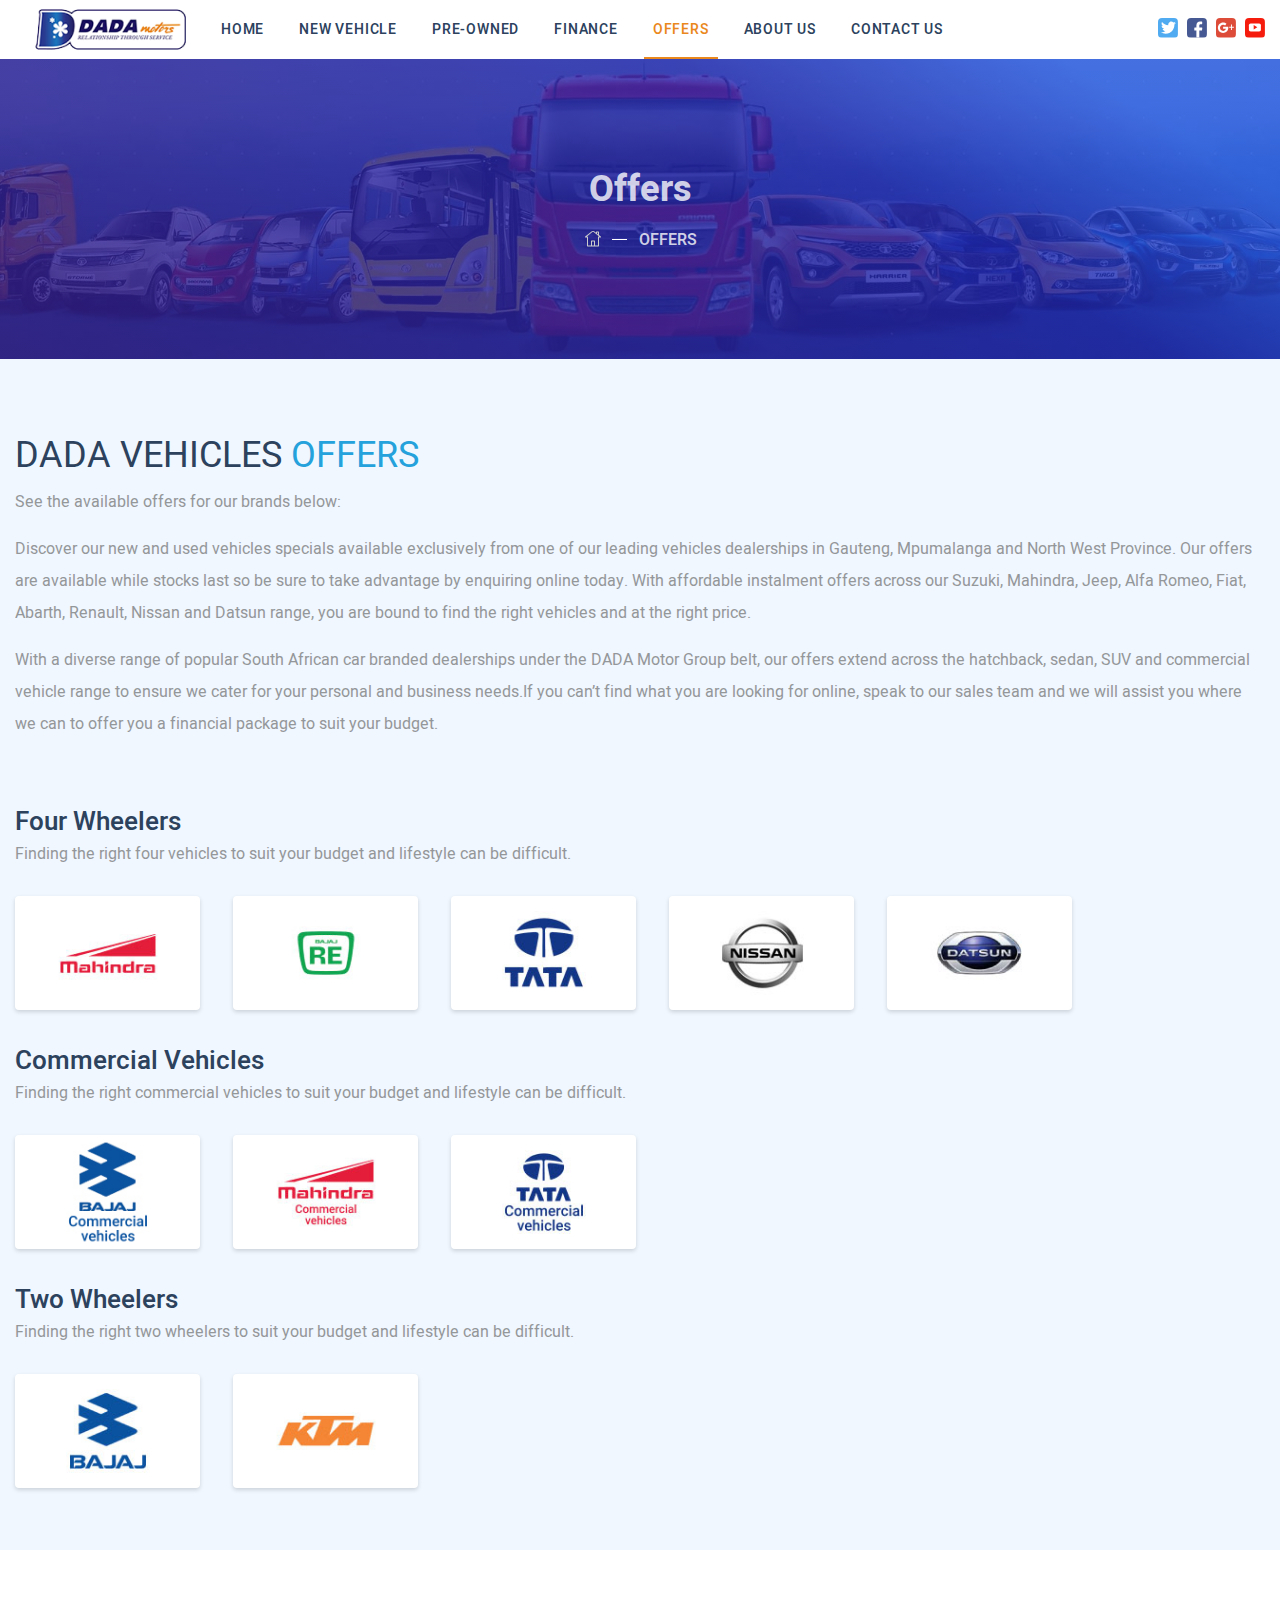
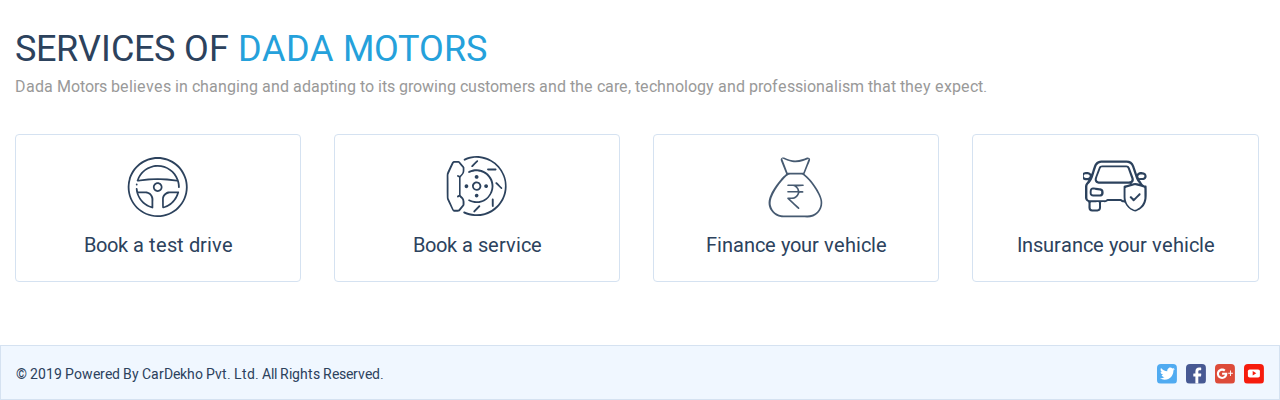
<file: offers.html>
<!DOCTYPE html>
<html lang="en" >
<head>
<meta charset="utf-8">
<meta name="keywords" content="Dada Motors">
<meta name="description" content="Dada Motors">
<title>Dada Motors</title>
<meta name="viewport" content="width=device-width, initial-scale=1"> 
<link rel="shortcut icon" href="images/favicon.webp">
<link rel="stylesheet" type="text/css" href="css/styles.css">
</head>
<body class="home">
<main class="mainWrapper">
<header class="header">
  <div class="gsc_container">
    <div class="headerRow">
      <div class="logoCol">
        <div class="logo">
          <button class="mobileBtn">
            <span></span>
            <span></span>
            <span></span>
          </button>
          <a title="Dada motors" href="index.html">
            <img src="images/logo.png" alt="Dada Motors">
          </a>
        </div> 
      </div>
      <div class="navCol">
        <div class="mainNav">
            <div class="overLay"></div>
            <nav class="navigation">
              <a title="Dada motors" class="mobileNavLogo" href="index.html"><img src="images/logo.png" alt="Dada Motors"></a>
              <ul>
                <li><a href="index.html" title="Home">Home</a></li>
                <li><a href="new-vehicle.html" title="New vehicle">New Vehicle</a></li>
                <li><a href="pre-owned.html" title="Pre-owned ">Pre-Owned </a></li>
                <li><a href="finance-vehicle.html" title="Finance">Finance</a></li>
                <li class="active"><a href="offers.html" title="Offers">Offers</a></li>
                <li><a href="about-us.html" title="About us">About Us</a></li>
                <li><a href="contact-us.html" title="Contact us">Contact Us</a></li>
              </ul>
              <ul class="socialIcons mobileNavSocial">
                <li><a title="Twitter" class="twitter" href="https://twitter.com/"></a></li>
                <li><a title="Facebook" class="facebook" href="https://www.facebook.com/"></a></li>
                <li><a title="Google" class="google" href="https://plus.google.com/u/0/discover"></a></li>
                <li><a title="YouTube" class="youtube" href="https://www.youtube.com/"></a></li>
              </ul>
            </nav>
          </div>
      </div>
      <div class="socialCol">
        <ul class="socialIcons">
           <li><a title="Twitter" class="twitter" href="https://twitter.com/"></a></li>
            <li><a title="Facebook" class="facebook" href="https://www.facebook.com/"></a></li>
            <li><a title="Google" class="google" href="https://plus.google.com/u/0/discover"></a></li>
            <li><a title="YouTube" class="youtube" href="https://www.youtube.com/"></a></li>
        </ul>
      </div>
      <div class="clear"></div>
    </div>
  </div>
</header>
<div class="middle">
  <div class="innerBanner">
    <img class="img" src="images/offers-banner.jpg" alt="New Vehicle">
    <div class="innerPageHeading">
      <h1>Offers</h1>
      <div class="iconRow">
        <a href="index.html" class="icon"></a> <span class="text">Offers</span>
      </div>
    </div>
  </div>
  <div class="middleBg">
    <div class="gsc_container">
      <section class="innerContentSection">
        <div class="homeHeading">
          <h2>DADA Vehicles <span>offers </span></h2>
          <div class="desc">
            <p>See the available offers for our brands below:</p>
            <p>Discover our new and used vehicles specials available exclusively from one of our leading vehicles dealerships in Gauteng, Mpumalanga and North West Province. Our offers are available while stocks last so be sure to take advantage by enquiring online today. With affordable instalment offers across our Suzuki, Mahindra, Jeep, Alfa Romeo, Fiat, Abarth, Renault, Nissan and Datsun range, you are bound to find the right vehicles and at the right price.</p>
            <p>With a diverse range of popular South African car branded dealerships under the DADA Motor Group belt, our offers extend across the hatchback, sedan, SUV and commercial vehicle range to ensure we cater for your personal and business needs.If you can’t find what you are looking for online, speak to our sales team and we will assist you where we can to offer you a financial package to suit your budget.</p>
          </div>
        </div>
        <div class="wheelersBlockRow">
          <div class="wheelersBlockHeading">
            <h3>Four Wheelers </h3>
            <p>Finding the right four vehicles to suit your budget and lifestyle can be difficult.</p>
          </div>
          <div class="wheelersBrandImgRow">
            <a title="Mahindra" class="wheelersBrandImgBlock" href="#"><img src="images/large-logo/mahindra.jpg" alt="Mahindra"></a>
            <a title="Bajaj RE" class="wheelersBrandImgBlock" href="#"><img src="images/large-logo/bajaj-re.jpg" alt="Bajaj RE"></a>
            <a title="TATA" class="wheelersBrandImgBlock" href="#"><img src="images/large-logo/tata-logo.jpg" alt="TATA"></a>
            <a title="Nissan" class="wheelersBrandImgBlock" href="#"><img src="images/large-logo/nissan.jpg" alt="Nissan"></a>
            <a title="Datsun" class="wheelersBrandImgBlock" href="#"><img src="images/large-logo/dutson.jpg" alt="Datsun"></a>
          </div>
        </div>
        <div class="wheelersBlockRow">
          <div class="wheelersBlockHeading">
            <h3>Commercial Vehicles </h3>
            <p>Finding the right commercial vehicles to suit your budget and lifestyle can be difficult.</p>
          </div>
          <div class="wheelersBrandImgRow">
            <a title="Bajaj commercial vehicles" class="wheelersBrandImgBlock" href="#"><img src="images/large-logo/bajaj-commercial-logo.jpg" alt="Mahindra"></a>
            <a title="Mahindra commercial vehicles" class="wheelersBrandImgBlock" href="#"><img src="images/large-logo/mahindra-commercial.jpg" alt="Mahindra Commercial"></a>
            <a title="TATA commercial vehicles" class="wheelersBrandImgBlock" href="#"><img src="images/large-logo/tata-commercial-logo.jpg" alt="TATA Commercial"></a>
          </div>
        </div>

        <div class="wheelersBlockRow">
          <div class="wheelersBlockHeading">
            <h3>Two Wheelers </h3>
            <p>Finding the right two wheelers to suit your budget and lifestyle can be difficult.</p>
          </div>
          <div class="wheelersBrandImgRow">
            <a title="Bajaj" class="wheelersBrandImgBlock" href="#"><img src="images/large-logo/bajaj.jpg" alt="Bajaj"></a>
            <a title="KTM" class="wheelersBrandImgBlock" href="#"><img src="images/large-logo/ktm.jpg" alt="KTM"></a>
          </div>
        </div>

      </section>
    </div>
  </div>
  <div class="gsc_container">
    <section class="innerServicesSection">
      <div class="homeHeading">
        <h2>Services of <span>DADA Motors </span></h2>
        <div class="desc">Dada Motors believes in changing and adapting to its growing customers and the care, technology and professionalism that they expect. </div>
      </div>
      <div class="aboutBlockRow">
        <a title="Book a test drive" class="aboutBlock" href="book-test-drive.html">
          <span class="sprite"></span>
          <span class="text">Book a test drive</span>
        </a>
        <a title="Book a service" class="aboutBlock" href="book-service.html">
          <span class="sprite"></span>
          <span class="text">Book a service</span>
        </a>
        <a title="Finance your vehicle" class="aboutBlock" href="finance-vehicle.html">
          <span class="sprite"></span>
          <span class="text">Finance your vehicle</span>
        </a>
        <a title="Insurance your vehicle" class="aboutBlock" href="insurance-your-vehicle.html">
          <span class="sprite"></span>
          <span class="text">Insurance your vehicle</span>
        </a>
      </div>
    </section>
  </div>
</div>
<footer class="footer">
    <div class="gsc_container">
      <div class="gsc_row">
        <div class="gsc_col-sm-6">
          <div class="copyRightText"> &copy; 2019 Powered By CarDekho Pvt. Ltd. All Rights Reserved.</div>
        </div>
        <div class="gsc_col-sm-6">
          <div class="footerSocial">
            <ul class="socialIcons">
              <li><a title="Twitter" class="twitter" href="#"></a></li>
              <li><a title="Facebook" class="facebook" href="#"></a></li>
              <li><a title="Google" class="google" href="#"></a></li>
              <li><a title="YouTube" class="youtube" href="#"></a></li>
            </ul>
          </div>
        </div>
      </div>
    </div>
</footer>
</main>

<script src="js/jquery-2.2.3.min.js"></script>
<!-- <script src="js/owl.carousel.js"></script> -->
<script src="js/seprate.js"></script>
</body>
</html>
</file>
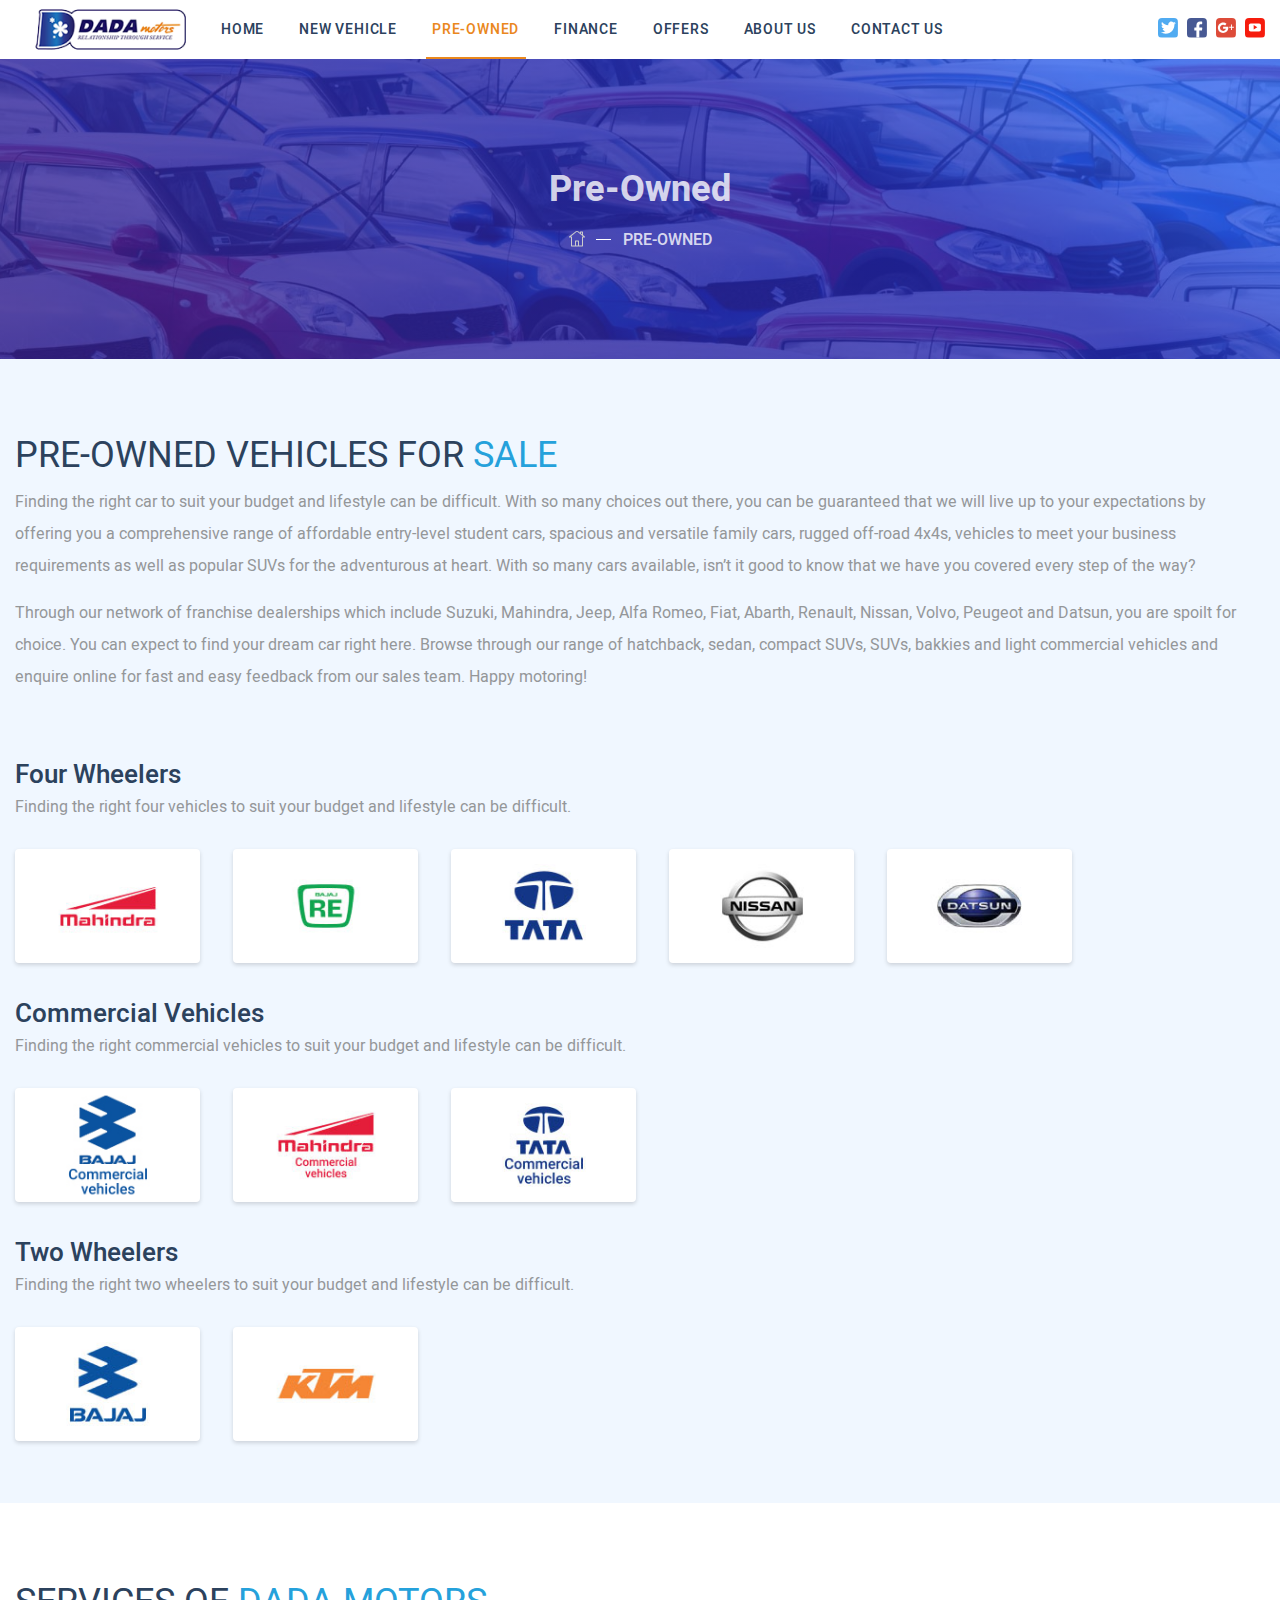
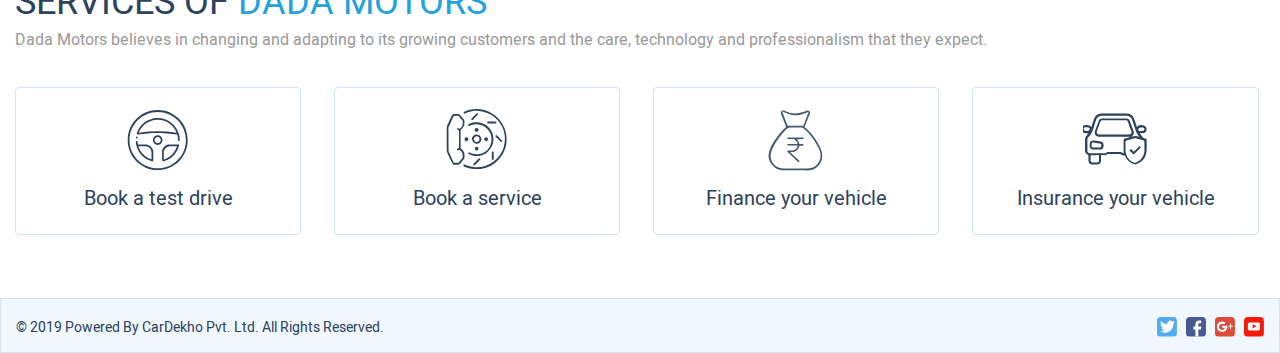
<file: pre-owned.html>
<!DOCTYPE html>
<html lang="en" >
<head>
<meta charset="utf-8">
<meta name="keywords" content="Dada Motors">
<meta name="description" content="Dada Motors">
<title>Dada Motors</title>
<meta name="viewport" content="width=device-width, initial-scale=1"> 
<link rel="shortcut icon" href="images/favicon.webp">
<link rel="stylesheet" type="text/css" href="css/styles.css">
</head>
<body class="home">
<main class="mainWrapper">
<header class="header">
  <div class="gsc_container">
    <div class="headerRow">
      <div class="logoCol">
        <div class="logo">
          <button class="mobileBtn">
            <span></span>
            <span></span>
            <span></span>
          </button>
          <a title="Dada motors" href="index.html">
            <img src="images/logo.png" alt="Dada Motors">
          </a>
        </div> 
      </div>
      <div class="navCol">
        <div class="mainNav">
            <div class="overLay"></div>
            <nav class="navigation">
              <a title="Dada motors" class="mobileNavLogo" href="index.html"><img src="images/logo.png" alt="Dada Motors"></a>
              <ul>
                <li><a href="index.html" title="Home">Home</a></li>
                <li><a href="new-vehicle.html" title="New vehicle">New Vehicle</a></li>
                <li class="active"><a href="pre-owned.html" title="Pre-owned ">Pre-Owned </a></li>
                <li><a href="finance-vehicle.html" title="Finance">Finance</a></li>
                <li><a href="offers.html" title="Offers">Offers</a></li>
                <li><a href="about-us.html" title="About us">About Us</a></li>
                <li><a href="contact-us.html" title="Contact us">Contact Us</a></li>
              </ul>
              <ul class="socialIcons mobileNavSocial">
                <li><a title="Twitter" class="twitter" href="https://twitter.com/"></a></li>
                <li><a title="Facebook" class="facebook" href="https://www.facebook.com/"></a></li>
                <li><a title="Google" class="google" href="https://plus.google.com/u/0/discover"></a></li>
                <li><a title="YouTube" class="youtube" href="https://www.youtube.com/"></a></li>
              </ul>
            </nav>
          </div>
      </div>
      <div class="socialCol">
        <ul class="socialIcons">
           <li><a title="Twitter" class="twitter" href="https://twitter.com/"></a></li>
            <li><a title="Facebook" class="facebook" href="https://www.facebook.com/"></a></li>
            <li><a title="Google" class="google" href="https://plus.google.com/u/0/discover"></a></li>
            <li><a title="YouTube" class="youtube" href="https://www.youtube.com/"></a></li>
        </ul>
      </div>
      <div class="clear"></div>
    </div>
  </div>
</header>
<div class="middle">
  <div class="innerBanner">
    <img class="img" src="images/pre-owned-banner.jpg" alt="New Vehicle">
    <div class="innerPageHeading">
      <h1>Pre-Owned</h1>
      <div class="iconRow">
        <a href="index.html" class="icon"></a> <span class="text">Pre-Owned</span>
      </div>
    </div>
  </div>
  <div class="middleBg">
    <div class="gsc_container">
      <section class="innerContentSection">
        <div class="homeHeading">
          <h2> pre-owned vehicles for <span>sale </span></h2>
          <div class="desc">
            <p>Finding the right car to suit your budget and lifestyle can be difficult. With so many choices out there, you can be guaranteed that we will live up to your expectations by offering you a comprehensive range of affordable entry-level student cars, spacious and versatile family cars, rugged off-road 4x4s, vehicles to meet your business requirements as well as popular SUVs for the adventurous at heart. With so many cars available, isn’t it good to know that we have you covered every step of the way?</p>
            <p>Through our network of franchise dealerships which include Suzuki, Mahindra, Jeep, Alfa Romeo, Fiat, Abarth, Renault, Nissan, Volvo, Peugeot and Datsun, you are spoilt for choice. You can expect to find your dream car right here. Browse through our range of hatchback, sedan, compact SUVs, SUVs, bakkies and light commercial vehicles and enquire online for fast and easy feedback from our sales team. Happy motoring!</p>
          </div>
        </div>
        <div class="wheelersBlockRow">
          <div class="wheelersBlockHeading">
            <h3>Four Wheelers </h3>
            <p>Finding the right four vehicles to suit your budget and lifestyle can be difficult.</p>
          </div>
          <div class="wheelersBrandImgRow">
            <a title="Mahindra" class="wheelersBrandImgBlock" href="#"><img src="images/large-logo/mahindra.jpg" alt="Mahindra"></a>
            <a title="Bajaj RE" class="wheelersBrandImgBlock" href="#"><img src="images/large-logo/bajaj-re.jpg" alt="Bajaj RE"></a>
            <a title="TATA" class="wheelersBrandImgBlock" href="#"><img src="images/large-logo/tata-logo.jpg" alt="TATA"></a>
            <a title="Nissan" class="wheelersBrandImgBlock" href="#"><img src="images/large-logo/nissan.jpg" alt="Nissan"></a>
            <a title="Datsun" class="wheelersBrandImgBlock" href="#"><img src="images/large-logo/dutson.jpg" alt="Datsun"></a>
          </div>
        </div>
        <div class="wheelersBlockRow">
          <div class="wheelersBlockHeading">
            <h3>Commercial Vehicles </h3>
            <p>Finding the right commercial vehicles to suit your budget and lifestyle can be difficult.</p>
          </div>
          <div class="wheelersBrandImgRow">
            <a title="Bajaj commercial vehicles" class="wheelersBrandImgBlock" href="#"><img src="images/large-logo/bajaj-commercial-logo.jpg" alt="Mahindra"></a>
            <a title="Mahindra commercial vehicles" class="wheelersBrandImgBlock" href="#"><img src="images/large-logo/mahindra-commercial.jpg" alt="Mahindra Commercial"></a>
            <a title="TATA commercial vehicles" class="wheelersBrandImgBlock" href="#"><img src="images/large-logo/tata-commercial-logo.jpg" alt="TATA Commercial"></a>
          </div>
        </div>

        <div class="wheelersBlockRow">
          <div class="wheelersBlockHeading">
            <h3>Two Wheelers </h3>
            <p>Finding the right two wheelers to suit your budget and lifestyle can be difficult.</p>
          </div>
          <div class="wheelersBrandImgRow">
            <a title="Bajaj" class="wheelersBrandImgBlock" href="#"><img src="images/large-logo/bajaj.jpg" alt="Bajaj"></a>
            <a title="KTM" class="wheelersBrandImgBlock" href="#"><img src="images/large-logo/ktm.jpg" alt="KTM"></a>
          </div>
        </div>

      </section>
    </div>
  </div>
  <div class="gsc_container">
    <section class="innerServicesSection">
      <div class="homeHeading">
        <h2>Services of <span>DADA Motors </span></h2>
        <div class="desc">Dada Motors believes in changing and adapting to its growing customers and the care, technology and professionalism that they expect. </div>
      </div>
      <div class="aboutBlockRow">
         <a title="Book a test drive" class="aboutBlock" href="book-test-drive.html">
            <span class="sprite"></span>
            <span class="text">Book a test drive</span>
          </a>
          <a title="Book a service" class="aboutBlock" href="book-service.html">
            <span class="sprite"></span>
            <span class="text">Book a service</span>
          </a>
          <a title="Finance your vehicle" class="aboutBlock" href="finance-vehicle.html">
            <span class="sprite"></span>
            <span class="text">Finance your vehicle</span>
          </a>
          <a title="Insurance your vehicle" class="aboutBlock" href="insurance-your-vehicle.html">
            <span class="sprite"></span>
            <span class="text">Insurance your vehicle</span>
          </a>
      </div>
    </section>
  </div>
</div>
<footer class="footer">
    <div class="gsc_container">
      <div class="gsc_row">
        <div class="gsc_col-sm-6">
          <div class="copyRightText"> &copy; 2019 Powered By CarDekho Pvt. Ltd. All Rights Reserved.</div>
        </div>
        <div class="gsc_col-sm-6">
          <div class="footerSocial">
            <ul class="socialIcons">
              <li><a title="Twitter" class="twitter" href="#"></a></li>
              <li><a title="Facebook" class="facebook" href="#"></a></li>
              <li><a title="Google" class="google" href="#"></a></li>
              <li><a title="YouTube" class="youtube" href="#"></a></li>
            </ul>
          </div>
        </div>
      </div>
    </div>
</footer>
</main>

<script src="js/jquery-2.2.3.min.js"></script>
<!-- <script src="js/owl.carousel.js"></script> -->
<script src="js/seprate.js"></script>
</body>
</html>
</file>
<file: css/styles.css>
/*@font-face {
    font-family: 'heeboblack';
    src: url('../fonts/heebo-black.woff2') format('woff2'),
         url('../fonts/heebo-black.woff') format('woff');
    font-weight: normal;
    font-style: normal;
}*/
@font-face {
  font-family: 'heebobold';
  src: url("../fonts/heebo-bold.woff2") format("woff2"), url("../fonts/heebo-bold.woff") format("woff");
  font-weight: normal;
  font-style: normal; }

/*@font-face {
    font-family: 'heeboextrabold';
    src: url('../fonts/heebo-extrabold.woff2') format('woff2'),
         url('../fonts/heebo-extrabold.woff') format('woff');
    font-weight: normal;
    font-style: normal;
}*/
@font-face {
  font-family: 'heebolight';
  src: url("../fonts/heebo-light.woff2") format("woff2"), url("../fonts/heebo-light.woff") format("woff");
  font-weight: normal;
  font-style: normal; }

@font-face {
  font-family: 'heebomedium';
  src: url("../fonts/heebo-medium.woff2") format("woff2"), url("../fonts/heebo-medium.woff") format("woff");
  font-weight: normal;
  font-style: normal; }

@font-face {
  font-family: 'heeboregular';
  src: url("../fonts/heebo-regular.woff2") format("woff2"), url("../fonts/heebo-regular.woff") format("woff");
  font-weight: normal;
  font-style: normal; }

/*@font-face {
    font-family: 'heebothin';
    src: url('../fonts/heebo-thin.woff2') format('woff2'),
         url('../fonts/heebo-thin.woff') format('woff');
    font-weight: normal;
    font-style: normal;
}*/
* {
  box-sizing: border-box; }

::after, *::before {
  box-sizing: border-box; }

.gsc_container {
  margin-right: auto;
  margin-left: auto;
  padding-left: 15px;
  padding-right: 15px; }

.gsc_container-fluid {
  margin-right: auto;
  margin-left: auto;
  padding-left: 15px;
  padding-right: 15px; }

.gsc_row {
  margin-left: -15px;
  margin-right: -15px; }

.gsc_col-xs-1, .gsc_col-sm-1, .gsc_col-md-1, .gsc_col-lg-1, .gsc_col-xs-2, .gsc_col-sm-2, .gsc_col-md-2, .gsc_col-lg-2, .gsc_col-xs-3, .gsc_col-sm-3, .gsc_col-md-3, .gsc_col-lg-3, .gsc_col-xs-4, .gsc_col-sm-4, .gsc_col-md-4, .gsc_col-lg-4, .gsc_col-xs-5, .gsc_col-sm-5, .gsc_col-md-5, .gsc_col-lg-5, .gsc_col-xs-6, .gsc_col-sm-6, .gsc_col-md-6, .gsc_col-lg-6, .gsc_col-xs-7, .gsc_col-sm-7, .gsc_col-md-7, .gsc_col-lg-7, .gsc_col-xs-8, .gsc_col-sm-8, .gsc_col-md-8, .gsc_col-lg-8, .gsc_col-xs-9, .gsc_col-sm-9, .gsc_col-md-9, .gsc_col-lg-9, .gsc_col-xs-10, .gsc_col-sm-10, .gsc_col-md-10, .gsc_col-lg-10, .gsc_col-xs-11, .gsc_col-sm-11, .gsc_col-md-11, .gsc_col-lg-11, .gsc_col-xs-12, .gsc_col-sm-12, .gsc_col-md-12, .gsc_col-lg-12 {
  position: relative;
  min-height: 1px;
  padding-left: 15px;
  padding-right: 15px; }

.gsc_col, .gsc_col-xs-1, .gsc_col-xs-2, .gsc_col-xs-3, .gsc_col-xs-4, .gsc_col-xs-5, .gsc_col-xs-6, .gsc_col-xs-7, .gsc_col-xs-8, .gsc_col-xs-9, .gsc_col-xs-10, .gsc_col-xs-11, .gsc_col-xs-12 {
  float: left; }

.gsc_col-xs-12 {
  width: 100%; }

.gsc_col-xs-11 {
  width: 91.66666667%; }

.gsc_col-xs-10 {
  width: 83.33333333%; }

.gsc_col-xs-9 {
  width: 75%; }

.gsc_col-xs-8 {
  width: 66.66666667%; }

.gsc_col-xs-7 {
  width: 58.33333333%; }

.gsc_col-xs-6 {
  width: 50%; }

.gsc_col-xs-5 {
  width: 41.66666667%; }

.gsc_col-xs-4 {
  width: 33.33333333%; }

.gsc_col-xs-3 {
  width: 25%; }

.gsc_col-xs-2 {
  width: 16.66666667%; }

.gsc_col-xs-1 {
  width: 8.33333333%; }

.gsc_col-xs-pull-12 {
  right: 100%; }

.gsc_col-xs-pull-11 {
  right: 91.66666667%; }

.gsc_col-xs-pull-10 {
  right: 83.33333333%; }

.gsc_col-xs-pull-9 {
  right: 75%; }

.gsc_col-xs-pull-8 {
  right: 66.66666667%; }

.gsc_col-xs-pull-7 {
  right: 58.33333333%; }

.gsc_col-xs-pull-6 {
  right: 50%; }

.gsc_col-xs-pull-5 {
  right: 41.66666667%; }

.gsc_col-xs-pull-4 {
  right: 33.33333333%; }

.gsc_col-xs-pull-3 {
  right: 25%; }

.gsc_col-xs-pull-2 {
  right: 16.66666667%; }

.gsc_col-xs-pull-1 {
  right: 8.33333333%; }

.gsc_col-xs-pull-0 {
  right: auto; }

.gsc_col-xs-push-12 {
  left: 100%; }

.gsc_col-xs-push-11 {
  left: 91.66666667%; }

.gsc_col-xs-push-10 {
  left: 83.33333333%; }

.gsc_col-xs-push-9 {
  left: 75%; }

.gsc_col-xs-push-8 {
  left: 66.66666667%; }

.gsc_col-xs-push-7 {
  left: 58.33333333%; }

.gsc_col-xs-push-6 {
  left: 50%; }

.gsc_col-xs-push-5 {
  left: 41.66666667%; }

.gsc_col-xs-push-4 {
  left: 33.33333333%; }

.gsc_col-xs-push-3 {
  left: 25%; }

.gsc_col-xs-push-2 {
  left: 16.66666667%; }

.gsc_col-xs-push-1 {
  left: 8.33333333%; }

.gsc_col-xs-push-0 {
  left: auto; }

.gsc_col-xs-offset-12 {
  margin-left: 100%; }

.gsc_col-xs-offset-11 {
  margin-left: 91.66666667%; }

.gsc_col-xs-offset-10 {
  margin-left: 83.33333333%; }

.gsc_col-xs-offset-9 {
  margin-left: 75%; }

.gsc_col-xs-offset-8 {
  margin-left: 66.66666667%; }

.gsc_col-xs-offset-7 {
  margin-left: 58.33333333%; }

.gsc_col-xs-offset-6 {
  margin-left: 50%; }

.gsc_col-xs-offset-5 {
  margin-left: 41.66666667%; }

.gsc_col-xs-offset-4 {
  margin-left: 33.33333333%; }

.gsc_col-xs-offset-3 {
  margin-left: 25%; }

.gsc_col-xs-offset-2 {
  margin-left: 16.66666667%; }

.gsc_col-xs-offset-1 {
  margin-left: 8.33333333%; }

.gsc_col-xs-offset-0 {
  margin-left: 0%; }

@media (min-width: 767px) {
  .gsc_col-sm-1, .gsc_col-sm-2, .gsc_col-sm-3, .gsc_col-sm-4, .gsc_col-sm-5, .gsc_col-sm-6, .gsc_col-sm-7, .gsc_col-sm-8, .gsc_col-sm-9, .gsc_col-sm-10, .gsc_col-sm-11, .gsc_col-sm-12 {
    float: left; }
  .gsc_col-sm-12 {
    width: 100%; }
  .gsc_col-sm-11 {
    width: 91.66666667%; }
  .gsc_col-sm-10 {
    width: 83.33333333%; }
  .gsc_col-sm-9 {
    width: 75%; }
  .gsc_col-sm-8 {
    width: 66.66666667%; }
  .gsc_col-sm-7 {
    width: 58.33333333%; }
  .gsc_col-sm-6 {
    width: 50%; }
  .gsc_col-sm-5 {
    width: 41.66666667%; }
  .gsc_col-sm-4 {
    width: 33.33333333%; }
  .gsc_col-sm-3 {
    width: 25%; }
  .gsc_col-sm-2 {
    width: 16.66666667%; }
  .gsc_col-sm-1 {
    width: 8.33333333%; }
  .gsc_col-sm-pull-12 {
    right: 100%; }
  .gsc_col-sm-pull-11 {
    right: 91.66666667%; }
  .gsc_col-sm-pull-10 {
    right: 83.33333333%; }
  .gsc_col-sm-pull-9 {
    right: 75%; }
  .gsc_col-sm-pull-8 {
    right: 66.66666667%; }
  .gsc_col-sm-pull-7 {
    right: 58.33333333%; }
  .gsc_col-sm-pull-6 {
    right: 50%; }
  .gsc_col-sm-pull-5 {
    right: 41.66666667%; }
  .gsc_col-sm-pull-4 {
    right: 33.33333333%; }
  .gsc_col-sm-pull-3 {
    right: 25%; }
  .gsc_col-sm-pull-2 {
    right: 16.66666667%; }
  .gsc_col-sm-pull-1 {
    right: 8.33333333%; }
  .gsc_col-sm-pull-0 {
    right: auto; }
  .gsc_col-sm-push-12 {
    left: 100%; }
  .gsc_col-sm-push-11 {
    left: 91.66666667%; }
  .gsc_col-sm-push-10 {
    left: 83.33333333%; }
  .gsc_col-sm-push-9 {
    left: 75%; }
  .gsc_col-sm-push-8 {
    left: 66.66666667%; }
  .gsc_col-sm-push-7 {
    left: 58.33333333%; }
  .gsc_col-sm-push-6 {
    left: 50%; }
  .gsc_col-sm-push-5 {
    left: 41.66666667%; }
  .gsc_col-sm-push-4 {
    left: 33.33333333%; }
  .gsc_col-sm-push-3 {
    left: 25%; }
  .gsc_col-sm-push-2 {
    left: 16.66666667%; }
  .gsc_col-sm-push-1 {
    left: 8.33333333%; }
  .gsc_col-sm-push-0 {
    left: auto; }
  .gsc_col-sm-offset-12 {
    margin-left: 100%; }
  .gsc_col-sm-offset-11 {
    margin-left: 91.66666667%; }
  .gsc_col-sm-offset-10 {
    margin-left: 83.33333333%; }
  .gsc_col-sm-offset-9 {
    margin-left: 75%; }
  .gsc_col-sm-offset-8 {
    margin-left: 66.66666667%; }
  .gsc_col-sm-offset-7 {
    margin-left: 58.33333333%; }
  .gsc_col-sm-offset-6 {
    margin-left: 50%; }
  .gsc_col-sm-offset-5 {
    margin-left: 41.66666667%; }
  .gsc_col-sm-offset-4 {
    margin-left: 33.33333333%; }
  .gsc_col-sm-offset-3 {
    margin-left: 25%; }
  .gsc_col-sm-offset-2 {
    margin-left: 16.66666667%; }
  .gsc_col-sm-offset-1 {
    margin-left: 8.33333333%; }
  .gsc_col-sm-offset-0 {
    margin-left: 0%; } }

@media (min-width: 992px) {
  .gsc_col-md-1, .gsc_col-md-2, .gsc_col-md-3, .gsc_col-md-4, .gsc_col-md-5, .gsc_col-md-6, .gsc_col-md-7, .gsc_col-md-8, .gsc_col-md-9, .gsc_col-md-10, .gsc_col-md-11, .gsc_col-md-12 {
    float: left; }
  .gsc_col-md-12 {
    width: 100%; }
  .gsc_col-md-11 {
    width: 91.66666667%; }
  .gsc_col-md-10 {
    width: 83.33333333%; }
  .gsc_col-md-9 {
    width: 75%; }
  .gsc_col-md-8 {
    width: 66.66666667%; }
  .gsc_col-md-7 {
    width: 58.33333333%; }
  .gsc_col-md-6 {
    width: 50%; }
  .gsc_col-md-5 {
    width: 41.66666667%; }
  .gsc_col-md-4 {
    width: 33.33333333%; }
  .gsc_col-md-3 {
    width: 25%; }
  .gsc_col-md-2 {
    width: 16.66666667%; }
  .gsc_col-md-1 {
    width: 8.33333333%; }
  .gsc_col-md-pull-12 {
    right: 100%; }
  .gsc_col-md-pull-11 {
    right: 91.66666667%; }
  .gsc_col-md-pull-10 {
    right: 83.33333333%; }
  .gsc_col-md-pull-9 {
    right: 75%; }
  .gsc_col-md-pull-8 {
    right: 66.66666667%; }
  .gsc_col-md-pull-7 {
    right: 58.33333333%; }
  .gsc_col-md-pull-6 {
    right: 50%; }
  .gsc_col-md-pull-5 {
    right: 41.66666667%; }
  .gsc_col-md-pull-4 {
    right: 33.33333333%; }
  .gsc_col-md-pull-3 {
    right: 25%; }
  .gsc_col-md-pull-2 {
    right: 16.66666667%; }
  .gsc_col-md-pull-1 {
    right: 8.33333333%; }
  .gsc_col-md-pull-0 {
    right: auto; }
  .gsc_col-md-push-12 {
    left: 100%; }
  .gsc_col-md-push-11 {
    left: 91.66666667%; }
  .gsc_col-md-push-10 {
    left: 83.33333333%; }
  .gsc_col-md-push-9 {
    left: 75%; }
  .gsc_col-md-push-8 {
    left: 66.66666667%; }
  .gsc_col-md-push-7 {
    left: 58.33333333%; }
  .gsc_col-md-push-6 {
    left: 50%; }
  .gsc_col-md-push-5 {
    left: 41.66666667%; }
  .gsc_col-md-push-4 {
    left: 33.33333333%; }
  .gsc_col-md-push-3 {
    left: 25%; }
  .gsc_col-md-push-2 {
    left: 16.66666667%; }
  .gsc_col-md-push-1 {
    left: 8.33333333%; }
  .gsc_col-md-push-0 {
    left: auto; }
  .gsc_col-md-offset-12 {
    margin-left: 100%; }
  .gsc_col-md-offset-11 {
    margin-left: 91.66666667%; }
  .gsc_col-md-offset-10 {
    margin-left: 83.33333333%; }
  .gsc_col-md-offset-9 {
    margin-left: 75%; }
  .gsc_col-md-offset-8 {
    margin-left: 66.66666667%; }
  .gsc_col-md-offset-7 {
    margin-left: 58.33333333%; }
  .gsc_col-md-offset-6 {
    margin-left: 50%; }
  .gsc_col-md-offset-5 {
    margin-left: 41.66666667%; }
  .gsc_col-md-offset-4 {
    margin-left: 33.33333333%; }
  .gsc_col-md-offset-3 {
    margin-left: 25%; }
  .gsc_col-md-offset-2 {
    margin-left: 16.66666667%; }
  .gsc_col-md-offset-1 {
    margin-left: 8.33333333%; }
  .gsc_col-md-offset-0 {
    margin-left: 0%; } }

@media (min-width: 1200px) {
  .gsc_col-lg-1, .gsc_col-lg-2, .gsc_col-lg-3, .gsc_col-lg-4, .gsc_col-lg-5, .gsc_col-lg-6, .gsc_col-lg-7, .gsc_col-lg-8, .gsc_col-lg-9, .gsc_col-lg-10, .gsc_col-lg-11, .gsc_col-lg-12 {
    float: left; }
  .gsc_col-lg-12 {
    width: 100%; }
  .gsc_col-lg-11 {
    width: 91.66666667%; }
  .gsc_col-lg-10 {
    width: 83.33333333%; }
  .gsc_col-lg-9 {
    width: 75%; }
  .gsc_col-lg-8 {
    width: 66.66666667%; }
  .gsc_col-lg-7 {
    width: 58.33333333%; }
  .gsc_col-lg-6 {
    width: 50%; }
  .gsc_col-lg-5 {
    width: 41.66666667%; }
  .gsc_col-lg-4 {
    width: 33.33333333%; }
  .gsc_col-lg-3 {
    width: 25%; }
  .gsc_col-lg-2 {
    width: 16.66666667%; }
  .gsc_col-lg-1 {
    width: 8.33333333%; }
  .gsc_col-lg-pull-12 {
    right: 100%; }
  .gsc_col-lg-pull-11 {
    right: 91.66666667%; }
  .gsc_col-lg-pull-10 {
    right: 83.33333333%; }
  .gsc_col-lg-pull-9 {
    right: 75%; }
  .gsc_col-lg-pull-8 {
    right: 66.66666667%; }
  .gsc_col-lg-pull-7 {
    right: 58.33333333%; }
  .gsc_col-lg-pull-6 {
    right: 50%; }
  .gsc_col-lg-pull-5 {
    right: 41.66666667%; }
  .gsc_col-lg-pull-4 {
    right: 33.33333333%; }
  .gsc_col-lg-pull-3 {
    right: 25%; }
  .gsc_col-lg-pull-2 {
    right: 16.66666667%; }
  .gsc_col-lg-pull-1 {
    right: 8.33333333%; }
  .gsc_col-lg-pull-0 {
    right: auto; }
  .gsc_col-lg-push-12 {
    left: 100%; }
  .gsc_col-lg-push-11 {
    left: 91.66666667%; }
  .gsc_col-lg-push-10 {
    left: 83.33333333%; }
  .gsc_col-lg-push-9 {
    left: 75%; }
  .gsc_col-lg-push-8 {
    left: 66.66666667%; }
  .gsc_col-lg-push-7 {
    left: 58.33333333%; }
  .gsc_col-lg-push-6 {
    left: 50%; }
  .gsc_col-lg-push-5 {
    left: 41.66666667%; }
  .gsc_col-lg-push-4 {
    left: 33.33333333%; }
  .gsc_col-lg-push-3 {
    left: 25%; }
  .gsc_col-lg-push-2 {
    left: 16.66666667%; }
  .gsc_col-lg-push-1 {
    left: 8.33333333%; }
  .gsc_col-lg-push-0 {
    left: auto; }
  .gsc_col-lg-offset-12 {
    margin-left: 100%; }
  .gsc_col-lg-offset-11 {
    margin-left: 91.66666667%; }
  .gsc_col-lg-offset-10 {
    margin-left: 83.33333333%; }
  .gsc_col-lg-offset-9 {
    margin-left: 75%; }
  .gsc_col-lg-offset-8 {
    margin-left: 66.66666667%; }
  .gsc_col-lg-offset-7 {
    margin-left: 58.33333333%; }
  .gsc_col-lg-offset-6 {
    margin-left: 50%; }
  .gsc_col-lg-offset-5 {
    margin-left: 41.66666667%; }
  .gsc_col-lg-offset-4 {
    margin-left: 33.33333333%; }
  .gsc_col-lg-offset-3 {
    margin-left: 25%; }
  .gsc_col-lg-offset-2 {
    margin-left: 16.66666667%; }
  .gsc_col-lg-offset-1 {
    margin-left: 8.33333333%; }
  .gsc_col-lg-offset-0 {
    margin-left: 0%; } }

.clearfix:before, .clearfix:after, .gsc_container:before, .gsc_container:after, .gsc_container-fluid:before, .gsc_container-fluid:after, .gsc_row:before, .gsc_row:after {
  content: " ";
  display: table; }

.clearfix:after, .gsc_container:after, .gsc_container-fluid:after, .gsc_row:after {
  clear: both; }

.gsc_container {
  max-width: 1290px; }

/* Small devices (tablets, 768px and up) */
@media (max-width: 767px) {
  .gsc_container {
    max-width: 750px; } }

/* Medium devices (desktops, 992px and up) */
@media (max-width: 992px) {
  .gsc_container {
    max-width: 970px; } }

/* Large devices (large desktops, 1200px and up) */
@media (max-width: 1200px) {
  .gsc_container {
    max-width: 1170px; } }

/** Globel css (reset css) **/
*, ::after, ::before {
  -webkit-box-sizing: border-box;
  box-sizing: border-box; }

article, aside, details, figcaption, figure, footer, header, main, nav, section, summary, title {
  display: block; }

body {
  font-family: Arial;
  line-height: 1.5;
  font-size: 12px;
  color: #000;
  -webkit-font-smoothing: antialiased;
  margin: 0;
  padding: 0;
  -webkit-box-sizing: border-box;
  -moz-box-sizing: border-box;
  box-sizing: border-box; }

dl, dt, dd, ul, ol, li, h1, h2, h3, h4, h5, h6, pre, form, fieldset, legend, input, textarea, p, blockquote, th, td {
  margin: 0;
  padding: 0; }

table {
  border-collapse: collapse;
  border-spacing: 0; }

fieldset, img {
  border: 0; }

strong, th {
  font-weight: bold; }

ol, ul {
  list-style: none; }

li {
  position: relative; }

sub, sup {
  position: relative;
  font-size: 75%;
  line-height: 0;
  vertical-align: baseline; }

sup {
  top: -0.5em; }

sub {
  bottom: -0.25em; }

img {
  max-width: 100%; }

a {
  text-decoration: none; }

a:active, a:focus, input[type="image"], select:focus, input, input[type="button"]:focus, :focus {
  outline: 0; }

/*For Clear*/
.clearfix {
  zoom: 1; }

.clearfix:before, .clearfix:after {
  display: block;
  content: "";
  line-height: 0; }

.clearfix:after {
  clear: both; }

.clear {
  clear: both; }

.floatleft {
  float: left; }

.floatright {
  float: right; }

.textright {
  text-align: right; }

.textleft {
  text-align: left; }

.textcenter {
  text-align: center; }

html {
  -webkit-tap-highlight-color: transparent;
  -webkit-tap-highlight-color: transparent; }

body {
  font-family: 'heeboregular', Arial, sans-serif; }

.redBtn {
  background: #EA881D;
  padding: 19px 22px 17px 22px;
  font-size: 14px;
  line-height: 1;
  font-family: 'heebomedium';
  letter-spacing: 0.5px;
  color: #ffffff;
  text-decoration: none;
  display: inline-block;
  border-radius: 3px;
  transition: all 0.3s linear;
  cursor: pointer;
  border: none;
  text-transform: uppercase; }

.redBtn .icon {
  background: transparent url(../images/sprite.svg) no-repeat -46px -165px;
  display: inline-block;
  width: 16px;
  height: 10px; }

.redBorder {
  background: #fff;
  padding: 18px 22px 16px 22px;
  font-size: 14px;
  line-height: 1;
  font-family: 'heebomedium';
  letter-spacing: 0.5px;
  color: #EA881D;
  text-decoration: none;
  display: inline-block;
  border-radius: 3px;
  transition: all 0.3s linear;
  cursor: pointer;
  border: solid 1px #EA881D;
  text-transform: uppercase; }

.middle {
  position: relative; }

.mainWrapper {
  position: relative;
  background: #fff; }

.sprite {
  background: transparent url(../images/sprite.svg) no-repeat 0px 0px;
  display: inline-block; }

/*Header Footer css*/
.headerRow .logoCol {
  width: 99%;
  float: left; }

.headerRow .navCol {
  width: 1%;
  float: left; }

.headerRow .socialCol {
  width: 49%;
  float: right; }

.logo {
  margin: 8px 0px 3px 35px;
  text-align: center;
  position: relative; }
  .logo a {
    display: inline-block;
    max-width: 100%; }
  .logo img {
    min-height: 30px;
    display: block; }
  .logo .mobileBtn {
    position: absolute;
    left: -25px;
    top: 10px;
    border: none;
    background: none;
    width: 20px;
    height: 18px;
    padding: 0px; }

.mainNav {
  position: relative;
  font-family: 'heebomedium', Arial;
  text-transform: uppercase; }

.socialIcons {
  text-align: right;
  margin: 18px 0px 10px 0px; }
  .socialIcons li {
    display: inline-block;
    margin-left: 6px; }
    .socialIcons li a {
      display: block;
      width: 20px;
      height: 20px;
      border-radius: 4px;
      background: url(../images/social.svg) no-repeat -1px -1px; }
    .socialIcons li .facebook {
      background-position: -31px -1px; }
    .socialIcons li .google {
      background-position: -61px -1px; }
    .socialIcons li .youtube {
      background-position: -91px -1px; }

@media (min-width: 768px) {
  .socialIcons li a {
    transition: all 0.3s linear; }
    .socialIcons li a:hover {
      filter: grayscale(1); } }

@media (min-width: 1201px) {
  /*for desktop navigation*/
  .headerRow .logoCol {
    width: 15.2%; }
  .headerRow .navCol {
    width: 73%; }
  .headerRow .socialCol {
    width: 11.6%; }
  .mobileBtn {
    display: none; }
  .logo {
    margin: 9px 0px 4px 0px; }
  .mobileNavLogo {
    display: none; }
  .navigation > ul {
    /*li.hasChild>a {position: relative; padding-right: 13px;
			&:after {content: "";position: absolute;right: 0px; top: 30px; width: 0px; height: 0px;
			border:solid 5px transparent; border-top-color:#ccc; opacity: 0.7;}
			&:hover:after {opacity: 1;}
		}*/ }
    .navigation > ul > li {
      display: inline-block; }
      .navigation > ul > li > a {
        display: inline-block;
        letter-spacing: 0.8px;
        color: #2C425D;
        font-size: 14px;
        line-height: 21px;
        padding: 19px 16px;
        position: relative; }
        .navigation > ul > li > a:before {
          content: "";
          position: absolute;
          bottom: 0px;
          left: 53%;
          width: 0px;
          height: 2px;
          background: #EA881D;
          transition: all 0.2s linear; }
      .navigation > ul > li.active > a, .navigation > ul > li:hover > a {
        color: #EA881D; }
        .navigation > ul > li.active > a:before, .navigation > ul > li:hover > a:before {
          width: 84%;
          left: 8%; }
  /*.subMenu {background-color: #fff;
	    border: 1px solid #f4f4f4; border-top: none; box-shadow: 0px 5px 8px rgba($black,0.2);
	    display: block;left: 0;list-style: none;margin: 20px 0 0;
	    opacity: 0;padding: 10px 0; position: absolute;visibility: hidden;
	    width: 220px;z-index: 13;
		li {border-bottom: 0 solid #f4f4f4;position: relative;
    		a {color: #444; display: block;font-size: 13px;padding: 8px 20px;
			    text-transform: capitalize;transition: all .15s linear;}
		}
	}
	li.hasChild:hover .subMenu {opacity: 1; visibility: visible;margin-top: 0;
		transition: all .5s ease}
	.subMenu li {
		a:hover {background-color: #F2F2F2;color: $red;}
		&.active {
			a {background-color: #F2F2F2;color: $red;}
		}
	}*/
  .mobileNavSocial {
    display: none; } }

@media (min-width: 1290px) {
  .navigation > ul > li > a {
    padding: 19px; } }

@media (max-width: 1200px) {
  /*for mobile navigation*/
  .mobileBtn span {
    display: block;
    height: 2px;
    background: #333;
    width: 100%; }
  .mobileBtn span:nth-child(2) {
    margin-top: 6px; }
  .mobileBtn span:nth-child(3) {
    margin-top: 6px; }
  .mobileNavLogo {
    display: inline-block;
    max-width: 100%;
    padding: 15px 15px 10px;
    background-color: #131d69;
    width: 100%; }
  .overLay {
    background: rgba(0, 0, 0, 0.5);
    position: fixed;
    left: 0px;
    top: 0px;
    height: 100%;
    width: 100%;
    z-index: 12;
    display: none; }
  .navigation {
    position: fixed;
    left: -270px;
    top: 0px;
    height: 100%;
    z-index: 13;
    overflow-y: auto;
    width: 270px;
    background: #ffffff;
    margin: 0px;
    transition: left 0.2s linear; }
    .navigation > ul > li {
      font-size: 14px; }
      .navigation > ul > li > a {
        position: relative;
        display: block;
        padding: 10px 15px;
        color: #2C425D;
        text-transform: capitalize;
        letter-spacing: 1px;
        border-bottom: solid 1px #E6ECF7; }
  .openNav {
    overflow: hidden; }
  .openNav .overLay {
    display: block; }
  .openNav .navigation {
    left: 0px; }
  /*li.hasChild {
		&>a {padding-right:20px; border-radius:0px;}
		&>a:after{border: 1px solid #999999; border-width: 0 0 2px 2px; content: ""; position: absolute; width: 8px; height: 8px; transform: rotate(225deg); display: block; right: 17px; top: 50%; margin: -1px 0 0 -2px;}
		&.openSubMenu>a:after {transform: rotate(314deg);}
	}
	.subMenu {display: none;
		li a {display: block; padding: 18px 16px; text-transform: capitalize; color: #333; font-family: 'open_sansregular';}
	}*/
  .navigation ul.mobileNavSocial {
    margin: 15px 8px;
    text-align: left; }
    .navigation ul.mobileNavSocial li {
      margin-left: 10px;
      margin-right: 10px; }
      .navigation ul.mobileNavSocial li a {
        border: none;
        padding: 0px;
        width: 30px;
        height: 30px;
        background-size: auto 33px; }
      .navigation ul.mobileNavSocial li a.facebook {
        background-position: -47px -1px; }
      .navigation ul.mobileNavSocial li a.google {
        background-position: -92px -1px; }
      .navigation ul.mobileNavSocial li a.youtube {
        background-position: -137px -1px; }
  .headerRow .socialCol {
    display: none; } }

.homeBanner {
  margin: 0px auto;
  max-width: 1920px;
  position: relative;
  background: #000; }
  .homeBanner .item {
    position: relative; }
    .homeBanner .item:before {
      background: linear-gradient(31.72deg, #37208F 1.49%, #2228B3 65.98%, #2E5FEA 87.62%);
      position: absolute;
      left: 0px;
      top: 0px;
      width: 100%;
      height: 100%;
      content: "";
      opacity: 0.87; }
  .homeBanner img {
    width: 100%;
    min-height: 300px;
    object-fit: cover;
    /*mix-blend-mode: darken;*/ }

.homeBannerText {
  max-width: 1000px;
  left: 30px;
  right: 30px;
  position: absolute;
  top: 53%;
  transform: translateY(-50%);
  margin: 0px auto;
  color: #ffffff;
  text-align: center; }
  .homeBannerText .textA {
    font-size: 26px;
    font-family: 'heebobold';
    font-weight: normal;
    color: rgba(255, 255, 255, 0.8);
    line-height: 1.1; }
    .homeBannerText .textA span {
      color: #EA881D; }
  .homeBannerText .textB {
    letter-spacing: 0.36px;
    color: #cccccc;
    font-size: 16px;
    max-width: 600px;
    margin: 10px auto 30px auto; }

#homeBanner .owl-dots {
  display: none; }

#homeBanner .owl-nav {
  display: none; }

#homeBanner .owl-nav .owl-prev, #homeBanner .owl-nav .owl-next {
  position: absolute;
  top: 40%;
  left: 20px;
  /*transform: translate(0, -50%);*/
  opacity: 0.5;
  transition: all 0.2s linear; }
  #homeBanner .owl-nav .owl-prev .sprite, #homeBanner .owl-nav .owl-next .sprite {
    background-position: -222px -100px;
    width: 60px;
    height: 30px; }

#homeBanner .owl-nav .owl-next {
  left: inherit;
  right: 20px; }
  #homeBanner .owl-nav .owl-next .sprite {
    background-position: -150px -100px; }

.brandVichleRow {
  position: relative;
  margin: -50px 0px 30px 0px;
  z-index: 1; }

.brandBlockCol {
  float: left;
  width: 100%;
  margin-bottom: 20px;
  background: #FFFFFF;
  box-shadow: 0px 10px 40px rgba(78, 82, 99, 0.2);
  border-radius: 4px;
  padding: 15px; }
  .brandBlockCol .heading {
    font-size: 20px;
    color: #2C425D;
    position: relative;
    padding: 12px 0px 10px 60px;
    margin-bottom: 12px; }
    .brandBlockCol .heading:before {
      content: "";
      position: absolute;
      left: 0px;
      top: 0px;
      width: 50px;
      height: 50px;
      display: inline-block;
      background: transparent url(../images/sprite.svg) no-repeat -324px -19px; }
  .brandBlockCol:nth-child(2) .heading:before {
    background-position: -20px -98px; }
  .brandBlockCol:nth-child(3) .heading:before {
    background-position: -87px -98px; }

.vichleBrandRow {
  display: inline-block;
  width: 100%; }
  .vichleBrandRow a {
    display: inline-block;
    text-align: center;
    width: 90px;
    height: 90px;
    border-radius: 4px;
    background: #fff;
    line-height: 90px;
    vertical-align: top; }
    .vichleBrandRow a img {
      vertical-align: middle; }

.middleBg {
  background: #F0F7FF;
  margin-bottom: 30px; }

.tabSection {
  position: relative;
  margin-bottom: 30px; }
  .tabSection .tabNavScroll {
    overflow-x: auto;
    box-shadow: -2px 4px 4px rgba(0, 0, 0, 0.06); }
  .tabSection .tabNav {
    display: inline-block;
    min-width: 515px; }
    .tabSection .tabNav li {
      float: left;
      border-top: 1px solid #D5E2F1;
      border-right: 1px solid #D5E2F1; }
      .tabSection .tabNav li span {
        padding: 18px 17px;
        color: #2C425D;
        opacity: 0.7;
        text-transform: uppercase;
        font-size: 16px;
        font-family: 'heebobold';
        display: block;
        cursor: pointer; }
      .tabSection .tabNav li:first-child {
        border-top-left-radius: 4px; }
        .tabSection .tabNav li:first-child.active:before {
          border-top-left-radius: 4px; }
      .tabSection .tabNav li:last-child {
        border-top-right-radius: 4px; }
        .tabSection .tabNav li:last-child.active:before {
          border-top-right-radius: 4px; }
      .tabSection .tabNav li.active {
        background: #fff;
        position: relative; }
        .tabSection .tabNav li.active span {
          opacity: 1; }
        .tabSection .tabNav li.active:before {
          content: "";
          position: absolute;
          left: 0px;
          top: -1px;
          height: 4px;
          width: 100%;
          background: #EA881D; }
  .tabSection .tabContainer {
    background: #FFFFFF;
    box-shadow: 0px 2px 4px rgba(0, 0, 0, 0.15);
    border-radius: 0px 4px 4px 4px;
    position: relative;
    top: -10px;
    padding: 15px; }

.searchVichleRow {
  display: inline-block;
  width: 100%;
  padding: 0px; }

.searchVichelBlock {
  display: inline-block;
  vertical-align: top;
  width: 100%;
  margin-bottom: 20px; }
  .searchVichelBlock .title {
    color: #999999;
    font-size: 14px;
    margin: 0px 0px 5px 0px; }
  .searchVichelBlock .radioInputs {
    color: #2C425D;
    font-size: 16px; }
    .searchVichelBlock .radioInputs .gs_control .indicator {
      top: 1px; }
  .searchVichelBlock .dropDown {
    color: #2C425D;
    font-size: 18px; }
    .searchVichelBlock .dropDown .sortList {
      font-size: 16px; }
  .searchVichelBlock:last-child {
    margin-bottom: 0px; }
    .searchVichelBlock:last-child .redBtn {
      width: 100%; }

.radioInputs .gs_control {
  display: inline-block;
  position: relative;
  cursor: pointer;
  vertical-align: middle;
  margin-right: 30px;
  -webkit-tap-highlight-color: transparent; }
  .radioInputs .gs_control label {
    cursor: pointer;
    margin: 2px 0px;
    padding-left: 35px; }
  .radioInputs .gs_control input {
    position: absolute;
    z-index: 0;
    visibility: hidden; }
  .radioInputs .gs_control .indicator {
    position: absolute;
    top: 0px;
    left: 0;
    height: 20px;
    width: 20px;
    background: #fff;
    border: 1px solid #DDDDDF;
    transition: all 0.3s linear;
    border-radius: 50%;
    padding-left: 7px; }

.radioInputs .gs_radio input ~ .indicator ~ i {
  font-style: normal; }

.radioInputs .gs_radio input:checked ~ .indicator {
  background: #fff;
  border-color: #BCBCBE; }

.radioInputs .gs_radio .indicator:after {
  left: 3px;
  top: 3px;
  height: 12px;
  width: 12px;
  border-radius: 50%;
  background: #EA881D;
  content: "";
  position: absolute;
  display: none;
  transition: all 0.3s linear; }

.radioInputs .gs_radio input:checked ~ .indicator:after {
  display: block; }

.dropDown {
  border: solid 1px #ccc;
  padding: 5px 10px 6px 10px;
  border-radius: 3px;
  position: relative; }
  .dropDown label {
    position: relative;
    cursor: pointer;
    padding-right: 20px;
    display: block; }
    .dropDown label:before {
      content: "";
      position: absolute;
      right: 0px;
      top: 9px;
      width: 15px;
      height: 10px;
      background: transparent url(../images/sprite.svg) no-repeat -18px -164px; }
  .dropDown .sortList {
    position: absolute;
    left: -1px;
    top: 96%;
    right: -1px;
    padding: 8px 0;
    border: solid 1px #cccccc;
    border-top: none;
    z-index: 1;
    background: #fff;
    display: none;
    box-shadow: 0 8px 10px 0 rgba(0, 0, 0, 0.08); }
    .dropDown .sortList li span {
      display: block;
      color: #333333;
      cursor: pointer;
      padding: 5px 12px; }
      .dropDown .sortList li span:hover {
        background-color: #f4f4f5; }
  .dropDown:hover {
    box-shadow: 0 8px 10px 0 rgba(0, 0, 0, 0.08);
    border-color: #ccc;
    /*.sortList { display: block; }*/ }

.homeHeading {
  margin-bottom: 15px; }
  .homeHeading h2 {
    font-size: 24px;
    line-height: normal;
    color: #2C425D;
    text-transform: uppercase;
    margin: 0px;
    font-weight: normal; }
    .homeHeading h2 span {
      color: #25a1db; }
  .homeHeading .desc {
    color: #666666;
    font-size: 16px;
    line-height: 23px;
    opacity: 0.66; }
    .homeHeading .desc p {
      margin-bottom: 15px; }
      .homeHeading .desc p:last-child {
        margin-bottom: 0px; }

.homeLocationSection {
  background: transparent url(../images/map.png) no-repeat top 10px center; }
  .homeLocationSection .homeHeading {
    text-align: center; }

.locationBlock {
  background: #FFFFFF;
  box-shadow: 0px 2px 4px rgba(0, 0, 0, 0.15);
  border-radius: 4px;
  margin-bottom: 30px; }
  .locationBlock .heading {
    position: relative;
    padding: 18px 70px 13px 20px;
    border-bottom: solid 1px #E6ECF7; }
    .locationBlock .heading h3 {
      font-size: 20px;
      color: #2C425D;
      font-weight: normal; }
    .locationBlock .heading img {
      position: absolute;
      right: 12px;
      top: 0px;
      max-height: 60px; }
  .locationBlock .locationLink {
    padding: 18px 8px 8px 16px; }
    .locationBlock .locationLink li {
      display: inline-block;
      width: 49.3%;
      vertical-align: top;
      margin-bottom: 7px; }
      .locationBlock .locationLink li a {
        color: #999999;
        font-size: 16px;
        position: relative;
        padding-left: 18px;
        display: block;
        padding-right: 4px; }
        .locationBlock .locationLink li a:before {
          content: "";
          position: absolute;
          left: 3px;
          top: 3px;
          width: 10px;
          height: 15px;
          display: inline-block;
          background: transparent url(../images/sprite.svg) no-repeat -318px -97px; }

.homeBuyingVehicleSection {
  margin-bottom: 10px; }
  .homeBuyingVehicleSection .homeHeading {
    text-align: center; }

.vichleBlock {
  box-shadow: 0px 2px 4px rgba(0, 0, 0, 0.15);
  margin-bottom: 30px;
  border-radius: 5px;
  display: block; }
  .vichleBlock .img {
    margin: 0px;
    overflow: hidden;
    background: #000;
    border-radius: 5px 5px 0px 0px; }
    .vichleBlock .img img {
      transition: transform 0.3s linear;
      display: block;
      margin: 0px auto; }
  .vichleBlock .vichleTextInfo {
    padding: 20px; }
    .vichleBlock .vichleTextInfo h3 {
      font-size: 20px;
      color: #2C425D;
      margin-bottom: 4px;
      font-family: 'heebomedium';
      font-weight: normal; }
    .vichleBlock .vichleTextInfo p {
      font-size: 16px;
      color: #999999; }
  .vichleBlock .viewNow {
    color: #EA881D;
    text-transform: uppercase;
    margin-top: 10px;
    letter-spacing: 0.05em;
    font-size: 14px;
    font-family: 'heebomedium';
    display: inline-block; }
    .vichleBlock .viewNow .icon {
      background: transparent url(../images/sprite.svg) no-repeat -340px -99px;
      display: inline-block;
      width: 18px;
      height: 10px; }

.homeAboutSection {
  margin-bottom: 20px; }

.aboutUsImg {
  margin: 0px 0px 15px 0px;
  display: none; }
  .aboutUsImg img {
    border-radius: 4px;
    box-shadow: 0px 2px 4px rgba(0, 0, 0, 0.15); }

.aboutUsText {
  color: #999999;
  font-size: 16px;
  line-height: 28px; }

.aboutBlockRow {
  margin-top: 20px; }
  .aboutBlockRow .aboutBlock {
    text-align: center;
    border-radius: 4px;
    border: 1px solid #D5E2F1;
    padding: 20px;
    margin-bottom: 20px;
    display: block; }
    .aboutBlockRow .aboutBlock .sprite {
      width: 65px;
      height: 65px;
      background-position: -18px -18px; }
    .aboutBlockRow .aboutBlock .text {
      display: block;
      color: #2C425D;
      font-size: 18px;
      margin-top: 6px; }
    .aboutBlockRow .aboutBlock:nth-child(2) .sprite {
      background-position: -94px -18px; }
    .aboutBlockRow .aboutBlock:nth-child(3) .sprite {
      background-position: -168px -18px; }
    .aboutBlockRow .aboutBlock:nth-child(4) .sprite {
      background-position: -244px -14px; }

.homeEnquirySection {
  padding: 30px 0px;
  background: #ffffff url(../images/footer-map.jpg) no-repeat top right; }

.enqueryTabSection .enqueryTabNav {
  overflow-x: auto;
  margin: -10px -15px 0px -15px;
  padding: 10px 15px 10px 15px; }
  .enqueryTabSection .enqueryTabNav::-webkit-scrollbar {
    display: none; }
  .enqueryTabSection .enqueryTabNav ul {
    min-width: 750px; }
  .enqueryTabSection .enqueryTabNav li {
    display: inline-block;
    background: #FFFFFF;
    border: 1px solid #D5E2F1;
    border-radius: 4px;
    text-align: center;
    height: 100px;
    width: 100px;
    line-height: 100px;
    cursor: pointer;
    margin-right: 0.5%;
    position: relative;
    transition: all 0.2s linear; }
    .enqueryTabSection .enqueryTabNav li img {
      vertical-align: middle;
      max-width: 70px; }
    .enqueryTabSection .enqueryTabNav li:hover {
      box-shadow: 0px 0px 15px rgba(44, 66, 93, 0.2); }
    .enqueryTabSection .enqueryTabNav li.active {
      box-shadow: 0px 0px 15px rgba(44, 66, 93, 0.2); }
      .enqueryTabSection .enqueryTabNav li.active:before {
        content: "";
        bottom: -12px;
        left: -1px;
        right: -1px;
        background: #fff;
        height: 14px;
        position: absolute;
        border-left: 1px solid #D5E2F1;
        border-right: 1px solid #D5E2F1;
        z-index: 1; }

.enqueryTabSection .enqueryTabBlock {
  padding: 15px;
  background: #FFFFFF;
  border: 1px solid #D5E2F1;
  box-shadow: 0px 10px 20px rgba(44, 66, 93, 0.2);
  border-radius: 0px 0px 4px 4px;
  position: relative;
  top: -1px; }

.enqueryTabSection .borderRight {
  border-bottom: 1px solid #D5E2F1;
  margin-bottom: 20px;
  border-right: none;
  padding-bottom: 20px; }
  .enqueryTabSection .borderRight:last-child {
    border-right: none;
    border-bottom: none;
    padding-bottom: 0px; }

.enqueryTabSection:nth-child(3) {
  display: none; }

.enqueryProduct h3 {
  font-size: 20px;
  line-height: 29px;
  color: #2C425D;
  margin-bottom: 17px; }

.enqueryProduct .infoRow {
  display: inline-block;
  width: 100%; }
  .enqueryProduct .infoRow .left {
    float: left;
    width: 54%;
    font-size: 16px;
    line-height: 23px;
    color: #666666; }
  .enqueryProduct .infoRow .right {
    float: right;
    width: 40%; }

.enqueryProduct .call {
  color: #2C425D;
  font-size: 16px;
  position: relative;
  padding-left: 24px;
  margin-bottom: 10px; }
  .enqueryProduct .call:before {
    content: "";
    position: absolute;
    left: 0px;
    top: 4px;
    width: 20px;
    height: 20px;
    display: inline-block;
    background: transparent url(../images/sprite.svg) no-repeat -74px -164px; }

.enqueryProduct .buttonsRow button {
  margin: 5px 5px 0px 0px; }

.footer {
  background: #F0F7FF;
  border: 1px solid #D5E2F1; }

.copyRightText {
  color: #2C425D;
  margin: 18px 0px 10px 0px;
  font-size: 14px;
  text-align: center; }

.footerSocial .socialIcons {
  text-align: center; }

@media (min-width: 768px) {
  .homeBannerText {
    left: 30px;
    right: 30px;
    top: 47%; }
    .homeBannerText .textA {
      font-size: 36px; }
    .homeBannerText .textB {
      font-size: 16px;
      margin: 0px auto 30px auto; }
  .homeBanner img {
    min-height: 400px; }
  .owl-item .textA, .owl-item .textB {
    opacity: 0;
    position: relative;
    bottom: -60px;
    transition: all 1s linear 1s; }
  .owl-item .textB {
    transition: all 1s linear 1.3s; }
  .owl-item.active .textA, .owl-item.active .textB {
    opacity: 1;
    bottom: 0px; }
  .redBtn {
    position: relative;
    overflow: hidden;
    /*&:before {content: '';  position: absolute; top: 0; left: 0; width: 100%; height: 100%; z-index: 1; transition: all 0.5s; opacity: 1; transform: translate(-23%, -200%) rotate(-30deg); border-bottom: solid 1px #ffffffad; background: #ffffff17;}*/ }
    .redBtn:hover {
      background: #da7e19; }
      .redBtn:hover .icon {
        animation: arrowMove 0.4s;
        position: relative; }
      .redBtn:hover:before {
        transform: translate(0, 0);
        opacity: 0; }
  .redBorder:hover {
    background: #da7e19;
    color: #fff;
    border-color: #da7e19; }
  @keyframes arrowMove {
    0% {
      right: 0px; }
    50% {
      right: -5px; }
    100% {
      right: 0px; } }
  .brandBlockCol {
    width: 100%;
    margin-bottom: 20px; }
    .brandBlockCol:nth-child(2) {
      width: 49%;
      margin-right: 1%; }
    .brandBlockCol:nth-child(3) {
      width: 49%;
      margin-left: 1%; }
  .vichleBrandRow a {
    width: 100px;
    height: 100px;
    line-height: 100px;
    transition: all 0.3s linear; }
    .vichleBrandRow a:hover {
      box-shadow: 0px 10px 40px rgba(44, 66, 93, 0.2);
      position: relative; }
  .tabSection .tabNav li span {
    padding: 18px 30px; }
  .tabSection .tabNav li:hover span {
    opacity: 1; }
  .searchVichleRow {
    padding: 16px 0px 8px 0px; }
  .searchVichelBlock {
    width: 24.5%;
    margin-bottom: 0px; }
    .searchVichelBlock .radioInputs {
      margin-left: 0px;
      font-size: 16px; }
      .searchVichelBlock .radioInputs .gs_control .indicator {
        top: 2px; }
    .searchVichelBlock .dropDown {
      font-size: 16px;
      width: 95%; }
      .searchVichelBlock .dropDown .sortList {
        font-size: 14px; }
    .searchVichelBlock:nth-child(2) .title, .searchVichelBlock:nth-child(3) .title {
      margin-left: 10px;
      margin-bottom: 0px; }
    .searchVichelBlock .dropDown {
      border-color: transparent; }
      .searchVichelBlock .dropDown .sortList {
        border: none; }
    .searchVichelBlock:nth-child(4) {
      margin-top: 4px; }
    .searchVichelBlock:last-child .redBtn {
      width: auto; }
  .middleBg {
    margin-bottom: 73px; }
  .homeHeading {
    margin-bottom: 35px; }
    .homeHeading h2 {
      font-size: 36px;
      line-height: 53px; }
  .homeLocationSection {
    padding: 30px 0px 48px 0px;
    background-position: top 100px center; }
  .locationBlock .locationLink {
    min-height: 142px; }
    .locationBlock .locationLink li a:hover {
      color: #EA881D; }
      .locationBlock .locationLink li a:hover:before {
        background-position: -296px -97px;
        animation: arrowMoveB 0.4s; }
  .homeBuyingVehicleSection {
    margin-bottom: 93px; }
  .vichleBlock {
    transition: all 0.3s linear; }
    .vichleBlock:hover {
      box-shadow: 0px 10px 30px rgba(78, 82, 99, 0.2); }
      .vichleBlock:hover .img img {
        transform: scale(1.05);
        opacity: 0.9; }
      .vichleBlock:hover .viewNow .icon {
        animation: arrowMove 0.4s;
        position: relative; }
      .vichleBlock:hover .vichleTextInfo h3 {
        color: #EA881D;
        transition: all 0.3s linear; }
  @keyframes arrowMoveB {
    0% {
      left: 3px; }
    50% {
      left: -2px; }
    100% {
      left: 3px; } }
  .homeAboutSection {
    margin-bottom: 40px; }
    .homeAboutSection .homeHeading {
      margin-top: -10px;
      margin-bottom: 23px; }
  .aboutBlockRow {
    display: inline-block;
    width: 100%;
    margin-top: 41px; }
    .aboutBlockRow .aboutBlock {
      display: inline-block;
      width: 47%;
      vertical-align: top;
      margin: 0px 0px 30px 0px;
      transition: all 0.3s linear; }
      .aboutBlockRow .aboutBlock .text {
        font-size: 20px; }
      .aboutBlockRow .aboutBlock:nth-child(even) {
        margin-left: 4%; }
      .aboutBlockRow .aboutBlock:hover {
        box-shadow: 0px 10px 40px rgba(44, 66, 93, 0.2);
        border-color: transparent; }
  .homeEnquirySection {
    padding: 70px 0px 30px 0px; }
  .enqueryTabSection .borderRight {
    border-right: 1px solid #D5E2F1;
    border-bottom: none;
    margin-bottom: 0px;
    padding-bottom: 0px; }
    .enqueryTabSection .borderRight:last-child {
      border-right: none; }
  .copyRightText {
    text-align: left; }
  .footerSocial .socialIcons {
    text-align: right; }
  .aboutUsImg {
    display: block; } }

@media (min-width: 1024px) {
  .brandBlockCol {
    width: 46%;
    margin: 0px; }
    .brandBlockCol:nth-child(2) {
      width: 30%;
      margin: 0px 1.5%; }
    .brandBlockCol:nth-child(3) {
      width: 20%;
      margin: 0px; }
  .homeBanner img {
    min-height: 500px; }
  .homeBannerText {
    left: 30px;
    right: 30px; }
    .homeBannerText .textA {
      font-size: 80px; }
    .homeBannerText .textB {
      font-size: 24px;
      margin: 0px auto 30px auto; }
  #homeBanner .owl-nav .owl-prev, #homeBanner .owl-nav .owl-next {
    transform: translate(0, -28%); }
    #homeBanner .owl-nav .owl-prev:hover, #homeBanner .owl-nav .owl-next:hover {
      opacity: 1; }
  #homeBanner .owl-nav {
    display: block; }
  .brandVichleRow {
    margin: -105px 0px 82px 0px; }
  .enqueryTabSection .enqueryTabNav {
    padding-bottom: 16px; }
    .enqueryTabSection .enqueryTabNav li {
      height: 185px;
      width: 185px;
      line-height: 185px;
      margin-right: 27px; }
      .enqueryTabSection .enqueryTabNav li img {
        max-width: 100px; }
      .enqueryTabSection .enqueryTabNav li.active:before {
        bottom: -18px;
        height: 30px; }
  .enqueryTabSection .enqueryTabBlock {
    padding: 30px 15px; }
  .enqueryProduct {
    padding: 0px 15px; }
    .enqueryProduct .call {
      margin-bottom: 4px;
      margin-top: 10px; }
  .enqueryTabContainer {
    max-width: 830px;
    margin-bottom: 40px; }
  .enqueryTabNav li:nth-child(4) ~ li {
    display: none; }
  .enqueryTabSection:nth-child(3) {
    display: block; } }

@media (min-width: 1200px) {
  .vichleBlock .vichleTextInfo {
    display: inline-block;
    width: 100%;
    padding: 30px 24px 23px 24px; }
    .vichleBlock .vichleTextInfo h3 {
      font-size: 24px; }
  .vichleBlock .left {
    float: left;
    width: 61%; }
  .vichleBlock .right {
    float: right;
    width: 37%;
    text-align: right; }
  .vichleBlock .viewNow {
    margin-top: 42px; }
  .enqueryProduct .buttonsRow button {
    width: 160px;
    padding-left: 12px;
    padding-right: 12px; }
    .enqueryProduct .buttonsRow button:last-child {
      /*margin-left:24px;*/
      float: right; } }

@media (min-width: 1290px) {
  .brandBlockCol {
    width: 598px; }
    .brandBlockCol:nth-child(2) {
      width: 369px;
      margin: 0px 20px; }
    .brandBlockCol:nth-child(3) {
      width: 252px; }
  .searchVichelBlock .radioInputs {
    font-size: 20px; }
    .searchVichelBlock .radioInputs .gs_control .indicator {
      top: 5px; }
  .searchVichelBlock .dropDown {
    font-size: 20px;
    max-width: 230px; }
    .searchVichelBlock .dropDown .sortList {
      font-size: 18px; }
  .searchVichelBlock:nth-child(1) {
    width: 330px;
    margin-left: 40px; }
  .searchVichelBlock:nth-child(2) {
    width: 300px; }
  .searchVichelBlock:nth-child(3) {
    width: 332px; }
  .searchVichelBlock:nth-child(4) {
    width: auto; } }

@media (max-width: 767px) {
  .fullScroll {
    overflow-x: scroll;
    padding: 0px 20px;
    margin: 0px -15px; }
    .fullScroll .gsc_row {
      width: 1000px; }
    .fullScroll::-webkit-scrollbar {
      display: none; }
    .fullScroll .gsc_row {
      margin-left: -7px;
      margin-right: -7px; }
    .fullScroll .gsc_col-xs-4 {
      padding-left: 7px;
      padding-right: 7px; }
  .vichleBrandRow {
    white-space: nowrap;
    overflow-y: auto; }
  .vichleBrandRow a {
    border: solid 1px #E6ECF7;
    margin-right: 3px;
    width: 84px;
    height: 84px;
    line-height: 84px;
    overflow: hidden; } }

@media (max-width: 400px) {
  .enqueryProduct .buttonsRow button {
    padding-left: 12px;
    padding-right: 12px; } }

/*Inner pages for common css*/
.innerBanner {
  background: #000;
  position: absolute;
  position: relative; }
  .innerBanner .img {
    min-height: 150px;
    display: block;
    object-fit: cover; }
  .innerBanner:before {
    background: linear-gradient(31.72deg, #37208F 1.49%, #2228B3 65.98%, #2E5FEA 87.62%);
    opacity: 0.8;
    position: absolute;
    left: 0px;
    top: 0px;
    width: 100%;
    height: 100%;
    content: ""; }
  .innerBanner .innerPageHeading {
    max-width: 1000px;
    left: 30px;
    right: 30px;
    position: absolute;
    top: 50%;
    transform: translateY(-50%);
    margin: 0px auto;
    color: #ffffff;
    text-align: center; }
    .innerBanner .innerPageHeading h1 {
      font-size: 26px;
      font-family: 'heebobold';
      color: rgba(255, 255, 255, 0.8);
      margin-bottom: 5px; }
  .innerBanner .iconRow .icon {
    display: inline-block;
    width: 17px;
    height: 16px;
    background: url(../images/sprite.svg) no-repeat -98px -164px;
    vertical-align: middle;
    position: relative;
    top: -1px; }
  .innerBanner .iconRow .text {
    display: inline-block;
    font-family: 'heebomedium';
    text-transform: uppercase;
    font-size: 14px;
    line-height: 1;
    color: rgba(255, 255, 255, 0.8);
    position: relative;
    padding-left: 35px;
    vertical-align: middle; }
    .innerBanner .iconRow .text:before {
      content: "";
      position: absolute;
      left: 8px;
      top: 7px;
      height: 1px;
      width: 15px;
      background: #fff;
      display: inline-block; }

.innerContentSection {
  padding: 25px 0px 0px 0px; }

.innerServicesSection {
  margin-bottom: 30px; }

.wheelersBlockRow {
  margin-bottom: 10px; }

.wheelersBlockHeading {
  margin-bottom: 10px; }
  .wheelersBlockHeading h3 {
    font-size: 20px;
    color: #2C425D;
    font-family: 'heebomedium';
    font-weight: normal; }
  .wheelersBlockHeading p {
    font-size: 16px;
    color: #666666;
    opacity: 0.66; }

.wheelersBlockImg {
  display: block;
  width: 100%;
  background: #000;
  border-radius: 4px;
  box-shadow: 0px 2px 4px rgba(0, 0, 0, 0.15);
  overflow: hidden;
  margin-bottom: 20px; }
  .wheelersBlockImg img {
    display: block; }

.wheelersBrandImgRow {
  margin: 0px -15px; }

.wheelersBrandImgBlock {
  width: 130px;
  height: 100px;
  line-height: 100px;
  background: #FFFFFF;
  box-shadow: 0px 2px 4px rgba(0, 0, 0, 0.15);
  border-radius: 4px;
  display: inline-block;
  margin: 5px 0px 10px 15px; }
  .wheelersBrandImgBlock img {
    display: block;
    max-height: 100px;
    margin: 0px auto; }

.aboutUsPage .middleBg {
  margin-bottom: 0px; }

.innerAboutSection {
  padding: 30px 0px;
  background: #fff; }
  .innerAboutSection h2 {
    line-height: 1;
    margin-bottom: 8px; }

.innerAboutUsText h3 {
  margin: 10px 0px 0px 0px;
  font-size: 18px;
  color: #2C425D;
  font-family: 'heebomedium';
  font-weight: normal; }

.innerAboutUsText p {
  color: #999999;
  font-size: 16px;
  line-height: 28px;
  margin-bottom: 15px; }
  .innerAboutUsText p:last-child {
    margin-bottom: 0px; }

.outHistorySection {
  padding: 30px 0px; }
  .outHistorySection .homeHeading {
    text-align: center;
    max-width: 1120px;
    margin-left: auto;
    margin-right: auto; }

.historyBox {
  background: #FFFFFF;
  box-shadow: 0px 2px 4px rgba(0, 0, 0, 0.15);
  border-radius: 4px;
  padding: 30px 10px;
  text-align: center;
  margin: 10px 5px; }
  .historyBox .img {
    margin: 0px 0px 35px 0px; }
    .historyBox .img img {
      width: 260px;
      height: 260px;
      object-fit: cover;
      border-radius: 50%;
      overflow: hidden;
      background: #A3ABAE;
      display: inline-block; }
  .historyBox h3 {
    font-size: 18px;
    text-transform: uppercase;
    color: #2C425D;
    font-family: 'heebomedium';
    font-weight: normal;
    margin-bottom: 5px; }
  .historyBox .profile {
    color: #999999;
    font-size: 14px; }

#outHistorySlider .owl-nav {
  display: none; }

#outHistorySlider .owl-dots {
  display: block;
  text-align: center; }
  #outHistorySlider .owl-dots .owl-dot {
    display: inline-block;
    width: 26px;
    height: 5px;
    border: none;
    background: #999999;
    border-radius: 4px;
    margin: 0px 3px; }
    #outHistorySlider .owl-dots .owl-dot span {
      display: none; }
    #outHistorySlider .owl-dots .owl-dot.active {
      background: #EA881D; }

@media (min-width: 768px) {
  .innerBanner .img {
    min-height: 300px; }
  .innerBanner .innerPageHeading h1 {
    font-size: 36px;
    line-height: 40px;
    margin-bottom: 20px; }
  .innerBanner .iconRow .text {
    font-size: 16px; }
  .innerContentSection {
    padding: 70px 0px 30px 0px; }
    .innerContentSection .homeHeading {
      margin-bottom: 63px; }
      .innerContentSection .homeHeading h2 {
        margin-bottom: 4px; }
      .innerContentSection .homeHeading .desc {
        line-height: 2; }
  .wheelersBlockRow {
    margin-bottom: 17px; }
  .wheelersBlockHeading {
    margin-bottom: 25px; }
    .wheelersBlockHeading h3 {
      font-size: 26px; }
  .wheelersBlockImg {
    margin-bottom: 30px;
    background: #000; }
    .wheelersBlockImg img {
      transition: transform 0.3s linear; }
    .wheelersBlockImg:hover img {
      transform: scale(1.04);
      opacity: 0.9; }
  .innerServicesSection {
    margin-bottom: 50px; }
  .innerServicesSection .aboutBlockRow {
    margin: 0px -15px;
    width: auto;
    display: block; }
  .innerServicesSection .aboutBlockRow .aboutBlock {
    width: calc(24.7% - 30px);
    margin: 0px 15px 1% 15px; }
  .wheelersBrandImgBlock {
    width: 185px;
    height: 114px;
    line-height: 114px;
    margin: 5px 15px 10px 15px;
    transition: all 0.3s linear; }
    .wheelersBrandImgBlock img {
      max-height: 114px; }
    .wheelersBrandImgBlock:hover {
      box-shadow: 0px 10px 40px rgba(44, 66, 93, 0.2); }
  .innerAboutSection {
    padding: 80px 0px; }
  .outHistorySection {
    padding: 70px 0px; }
  .innerAboutUsText h3 {
    margin: 30px 0px 0px 0px;
    font-size: 24px; }
  .historyBox {
    padding: 60px 10px;
    margin: 15px; }
    .historyBox h3 {
      font-size: 24px; }
    .historyBox .profile {
      font-size: 16px; } }

@media (max-width: 767px) {
  .wheelersBlockRow .gsc_row {
    white-space: nowrap;
    overflow-y: scroll;
    margin-bottom: 15px; }
    .wheelersBlockRow .gsc_row .gsc_col-sm-6 {
      display: inline-block;
      width: 320px;
      padding-right: 0px; }
    .wheelersBlockRow .gsc_row .wheelersBlockImg {
      margin-bottom: 5px; }
  .wheelersBrandImgRow {
    white-space: nowrap;
    overflow-y: auto; } }

/*Inner contact form pages for common css*/
.innerTopCommonSection {
  padding: 30px 0px; }
  .innerTopCommonSection h3 {
    font-size: 18px;
    font-family: 'heebomedium';
    color: #2C425D;
    font-weight: normal;
    margin-bottom: 15px;
    line-height: 1; }

.inputfield {
  position: relative;
  margin: 0px 0px 30px 0px;
  line-height: 1; }
  .inputfield label {
    color: #666666;
    font-size: 14px;
    position: absolute;
    pointer-events: none;
    left: 16px;
    top: 18px;
    transition: all 0.2s linear;
    opacity: 0.5; }
  .inputfield .input {
    background: #fff;
    color: #2C425D;
    border: 1px solid #DDDDDF;
    border-radius: 3px;
    padding: 0px 15px 0px 16px;
    font-size: 14px;
    height: 48px;
    width: 100%;
    box-shadow: none;
    transition: all 0.3s linear; }
    .inputfield .input:focus ~ label {
      color: #EA881D;
      top: -6px;
      background: #fff;
      padding: 0 5px;
      font-size: 12px;
      opacity: 1; }
    .inputfield .input:focus {
      border-color: #BCBCBE; }
  .inputfield textarea.input {
    height: auto;
    resize: none;
    padding: 15px 15px 15px 16px; }
  .inputfield select.input {
    position: relative;
    -webkit-appearance: none;
    appearance: none;
    background: url(../images/arrow.png) no-repeat top 20px right 15px; }
    .inputfield select.input option:first-child {
      display: none; }
  .inputfield.fill label {
    top: -6px;
    background: #fff;
    padding: 0 5px;
    font-size: 12px;
    color: #666666;
    opacity: 1; }
  .inputfield.fill .input {
    border-color: #BCBCBE; }
  .inputfield:hover .input {
    border-color: #BCBCBE; }
  .inputfield .error {
    position: absolute;
    top: -24px;
    right: 0;
    font-size: 12px;
    color: #ff1e3c;
    top: -16px;
    font-size: 11px;
    display: none; }
  .inputfield.mobileNum .number {
    z-index: 1;
    position: absolute;
    left: 12px;
    top: 14.5px;
    color: #212121;
    font-size: 16px;
    display: none; }
  .inputfield.mobileNum .input {
    padding-left: 52px; }
  .inputfield.mobileNum.fill label ~ .number, .inputfield.mobileNum .input:focus ~ .number {
    display: inline-block; }
  .inputfield.dateInput .input {
    padding-right: 35px; }
  .inputfield.dateInput .icon {
    position: absolute;
    right: 10px;
    top: 12px;
    background: transparent url(../images/sprite.svg) no-repeat -158px -162px;
    display: inline-block;
    width: 22px;
    height: 22px; }
  .inputfield.timeInput .input {
    padding-right: 35px; }
  .inputfield.timeInput .icon {
    position: absolute;
    right: 10px;
    top: 12px;
    background: transparent url(../images/sprite.svg) no-repeat -128px -161px;
    display: inline-block;
    width: 22px;
    height: 22px; }

.selectCity {
  position: relative; }
  .selectCity:before {
    content: "";
    position: absolute;
    right: 16px;
    top: 20px;
    width: 0px;
    height: 0px;
    opacity: 0.5;
    border: solid 5px transparent;
    border-top-color: #999999; }

.dataList {
  position: absolute;
  left: 0px;
  top: 47px;
  width: 100%;
  overflow-y: auto;
  max-height: 160px;
  display: none;
  z-index: 1;
  padding: 0px;
  margin: 0px;
  list-style: none;
  border: solid 1px #ccc;
  border-top: none;
  background: #efefef; }
  .dataList li {
    padding: 10px 15px;
    border-bottom: solid 1px #ccc;
    color: #333;
    border-radius: 0px; }
    .dataList li:last-child {
      border-bottom: none; }
    .dataList li:hover {
      background: #dee0e4;
      cursor: pointer; }

.inputRadio {
  margin: 0px 0px 10px 0px; }
  .inputRadio > label {
    color: #999999;
    font-size: 14px;
    display: block;
    margin: 0px 0px 10px 0px; }

.radiobutton {
  display: inline-block;
  width: 100%; }
  .radiobutton .control {
    display: inline-block;
    position: relative;
    cursor: pointer;
    font-size: 14px;
    width: 50%;
    float: left;
    padding-right: 5px;
    vertical-align: middle;
    font-weight: 500;
    color: rgba(36, 39, 44, 0.7);
    margin-bottom: 15px;
    -webkit-tap-highlight-color: transparent; }
    .radiobutton .control label {
      cursor: pointer;
      font-size: 14px;
      color: #2C425D;
      margin: 2px 0px;
      padding-left: 32px;
      display: block; }
    .radiobutton .control input {
      position: absolute;
      z-index: 0;
      visibility: hidden; }
  .radiobutton .ind {
    position: absolute;
    top: 2px;
    left: 0;
    height: 18px;
    width: 18px;
    background: #fff;
    border: 1px solid #DDDDDF;
    transition: all 0.3s linear;
    border-radius: 50%;
    font-size: 12px;
    color: rgba(36, 39, 44, 0.5);
    padding-left: 7px; }
  .radiobutton .control .gs_radio .ind:after {
    left: 3px;
    top: 3px;
    height: 10px;
    width: 10px;
    border-radius: 50%;
    background: #EA881D;
    content: "";
    position: absolute;
    display: none;
    transition: all 0.3s linear; }
  .radiobutton .control .gs_radio input ~ .ind ~ i {
    font-style: normal; }
  .radiobutton .control .gs_radio input:checked ~ .ind {
    background: #fff;
    border-color: #BCBCBE; }
  .radiobutton .control .gs_radio input:checked ~ .ind:after {
    display: block; }

.customeForm .radiobutton .control label {
  font-size: 20px;
  line-height: 1; }

.testDrivePage .customeForm {
  max-width: 457px; }

.testDrivePage .submitBtn {
  width: 100%;
  padding: 19px 22px 17px 22px; }

.innerCommonSectionImg {
  margin-bottom: 20px;
  border-radius: 4px;
  box-shadow: 0px 2px 4px rgba(0, 0, 0, 0.15); }

.applyForLoan {
  margin-bottom: 30px; }
  .applyForLoan .submitBtn {
    padding: 19px 22px 17px 22px; }
  .applyForLoan .radiobutton .control {
    width: 49.5%;
    margin-bottom: 15px; }

.loanEmiBlock {
  margin-bottom: 35px; }
  .loanEmiBlock .heading h3 {
    margin-bottom: 5px; }
    .loanEmiBlock .heading h3 span {
      font-size: 16px;
      font-family: 'heeboregular';
      color: #999999; }
  .loanEmiBlock .desc {
    font-size: 16px;
    line-height: 23px;
    color: #999999;
    margin-bottom: 25px; }
  .loanEmiBlock .calcuteNow {
    width: 100%;
    padding: 19px 22px 17px 22px; }

.emiList {
  border: 1px solid #BCBCBE;
  box-sizing: border-box;
  border-radius: 4px;
  display: table;
  width: 100%;
  font-size: 16px;
  margin-top: 10px; }
  .emiList .trRow {
    display: table-row; }
    .emiList .trRow:first-child {
      background: #F0F7FF;
      font-family: 'heebobold';
      text-transform: uppercase; }
      .emiList .trRow:first-child .tdCol {
        border-radius: 4px 4px 0px 0px;
        color: #2C425D;
        padding: 6px 25px; }
    .emiList .trRow:last-child .tdCol {
      border-radius: 0px 0px 4px 4px;
      border-bottom: none; }
  .emiList .tdCol {
    display: table-cell;
    width: 50%;
    color: #2C425D;
    padding: 5px 25px;
    border-bottom: solid 1px #E6ECF7; }
    .emiList .tdCol:first-child {
      color: #999999; }

.documentInfoBlock .tabSection {
  margin: 0px -5px;
  padding: 0px 5px; }
  .documentInfoBlock .tabSection .tabNav li span {
    background: #F0F7FF; }
  .documentInfoBlock .tabSection .tabNav li.active span {
    background: #fff; }

.tabPoints li {
  position: relative;
  padding-left: 30px;
  font-size: 16px;
  color: #999999;
  display: inline-block;
  width: 100%;
  vertical-align: top;
  margin-bottom: 15px; }
  .tabPoints li:before {
    content: "";
    position: absolute;
    left: 0px;
    top: 6px;
    background: transparent url(../images/sprite.svg) no-repeat -189px -165px;
    display: inline-block;
    width: 18px;
    height: 15px; }
  .tabPoints li:last-child {
    margin-bottom: 0px; }

.bookServicePage .vichleType .control {
  width: 49.5%; }

.bookServicePage .pickUp .control {
  width: 120px; }

.bookServicePage .submitBtn {
  width: 100%; }

@media (min-width: 768px) {
  .innerTopCommonSection {
    padding: 70px 0px; }
    .innerTopCommonSection .homeHeading {
      margin-bottom: 30px; }
      .innerTopCommonSection .homeHeading h2 {
        line-height: 1;
        margin-bottom: 8px; }
    .innerTopCommonSection h3 {
      font-size: 24px;
      margin-bottom: 20px; }
  .applyForLoan {
    margin-bottom: 0px; }
    .applyForLoan .inputRadio {
      margin-bottom: 20px; }
    .applyForLoan .radiobutton .control {
      width: 32%;
      margin-bottom: 0px; }
  /*.tabPoints li {width: 49%;}*/ }

@media (min-width: 992px) {
  .emiList {
    margin-top: 15px; }
  .bookServicePage .vichleType .control {
    width: 33%; } }

@media (max-width: 767px) {
  .innerCommonSectionImg {
    display: none; }
  .customeForm .radiobutton .control label {
    font-size: 16px; } }
</file>
